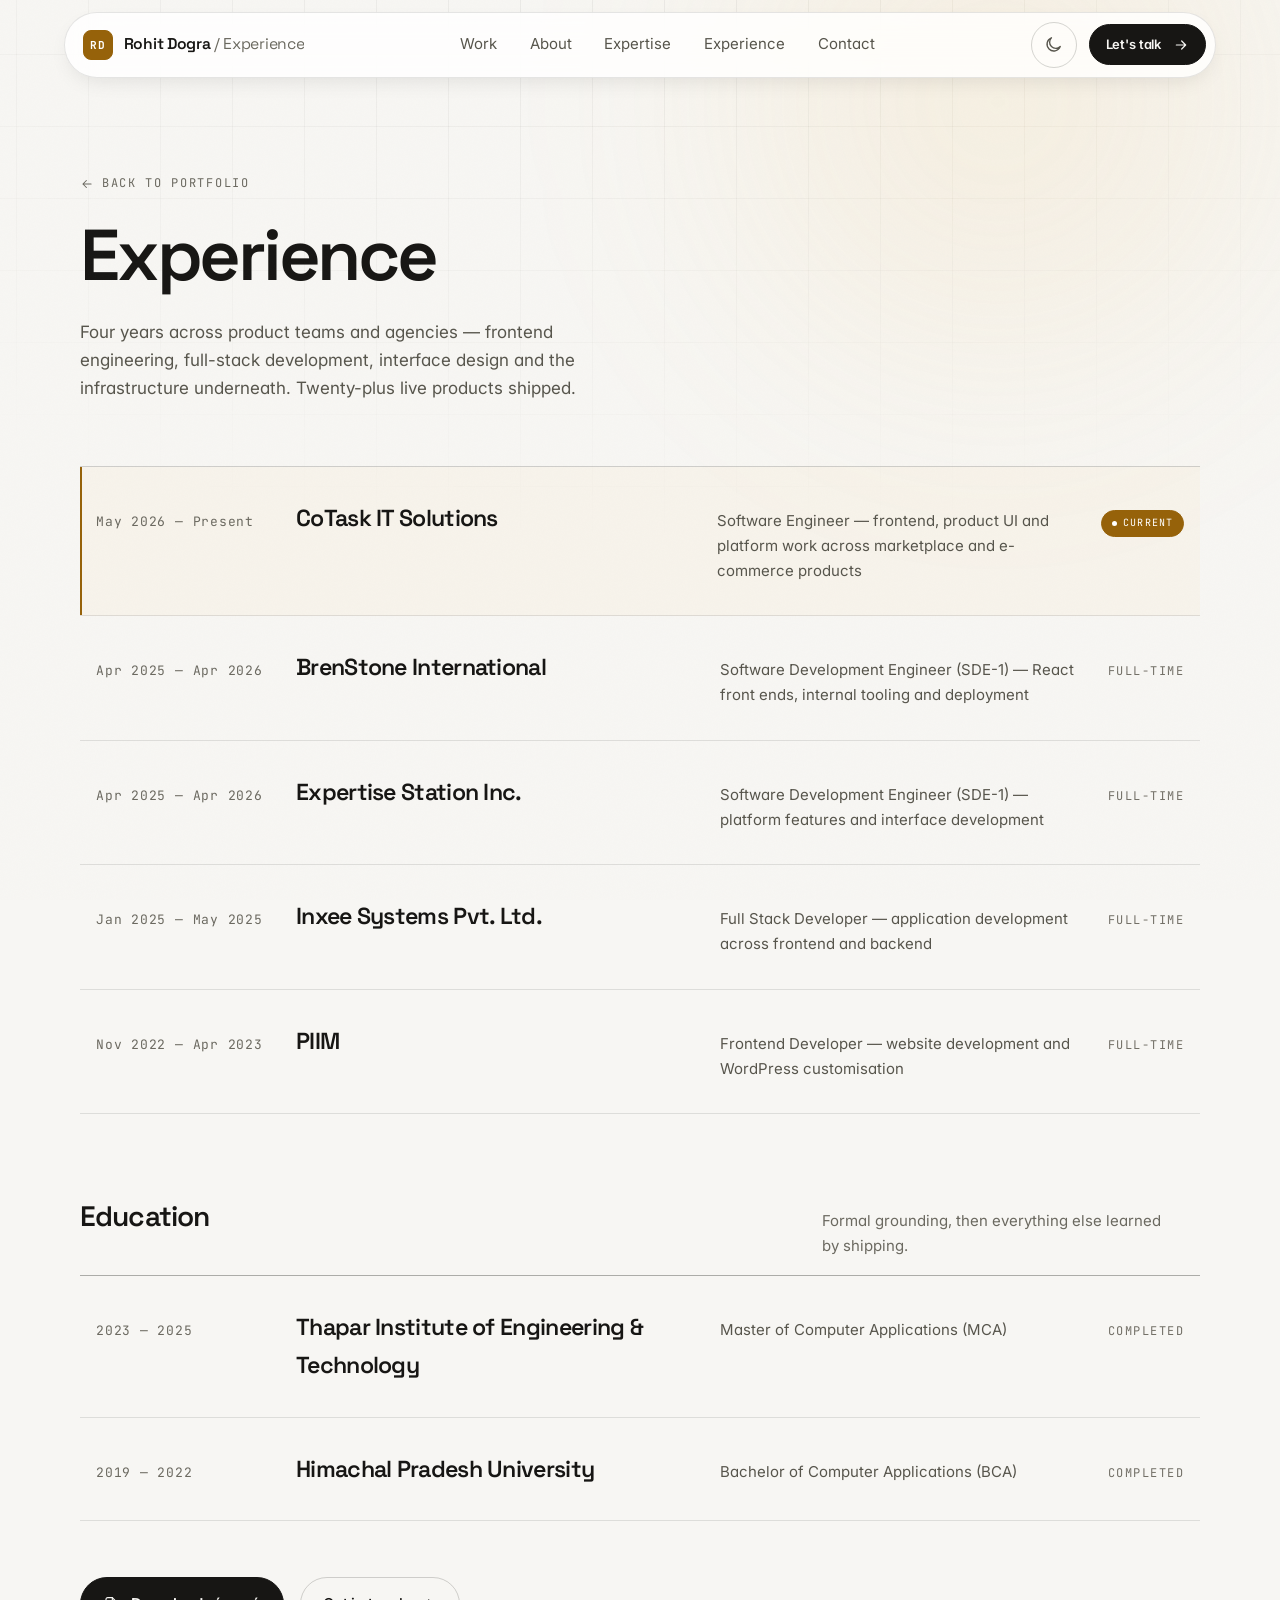
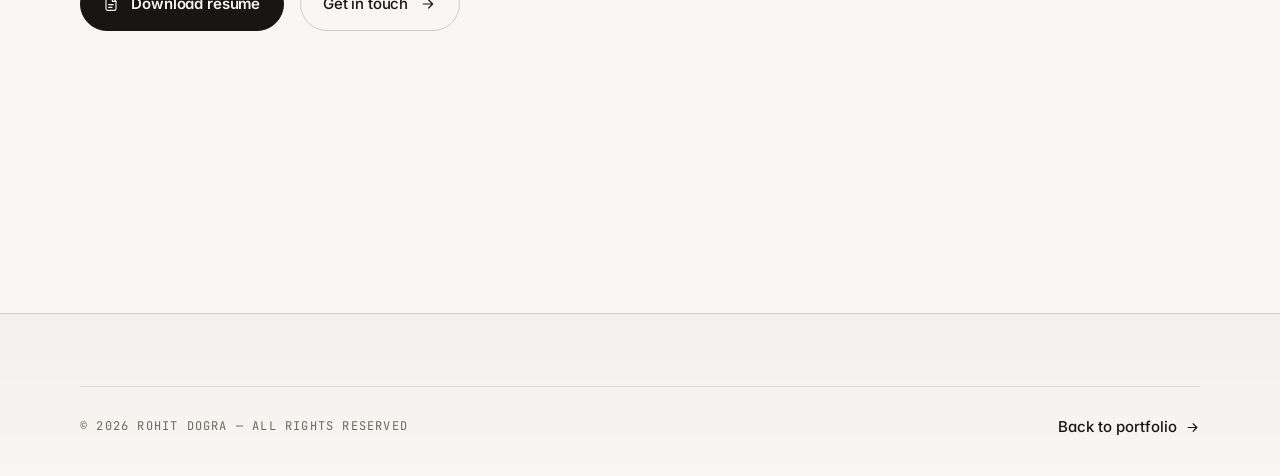
<file: experience/index.html>
<!DOCTYPE html>
<html lang="en">
<head>
<meta charset="UTF-8">
<meta name="viewport" content="width=device-width, initial-scale=1">
<meta name="theme-color" content="#16161a" media="(prefers-color-scheme: dark)">
<meta name="theme-color" content="#f7f6f3" media="(prefers-color-scheme: light)">
<title>Experience — Rohit Dogra</title>
<meta name="description" content="Rohit Dogra's professional experience across product teams and agencies — frontend engineering, full-stack development and interface design.">
<script>(function(){var d=document.documentElement;d.classList.add('js');try{var t=localStorage.getItem('theme');if(t==='light'||t==='dark')d.setAttribute('data-theme',t);}catch(e){}})()</script>
<link rel="preconnect" href="https://fonts.googleapis.com">
<link rel="preconnect" href="https://fonts.gstatic.com" crossorigin>
<link rel="stylesheet" href="https://fonts.googleapis.com/css2?family=Inter:wght@400;500;600&family=JetBrains+Mono:wght@400;500;600&family=Space+Grotesk:wght@500;600;700&display=swap">
<link rel="stylesheet" href="/assets/css/style.css?v=1.1.1">
<link id="favicon" rel="icon" href="/assets/images/favhand.png" type="image/png">
</head>
<body>
<a class="skip-link" href="#main">Skip to content</a>

<svg width="0" height="0" aria-hidden="true" focusable="false" style="position:absolute">
  <symbol id="i-arrow-r" viewBox="0 0 24 24" fill="none" stroke="currentColor" stroke-width="1.8" stroke-linecap="round" stroke-linejoin="round"><path d="M5 12h14M13 6l6 6-6 6"/></symbol>
  <symbol id="i-arrow-l" viewBox="0 0 24 24" fill="none" stroke="currentColor" stroke-width="1.8" stroke-linecap="round" stroke-linejoin="round"><path d="M19 12H5M11 18l-6-6 6-6"/></symbol>
  <symbol id="i-arrow-up" viewBox="0 0 24 24" fill="none" stroke="currentColor" stroke-width="1.8" stroke-linecap="round" stroke-linejoin="round"><path d="M12 19V5M6 11l6-6 6 6"/></symbol>
  <symbol id="i-file" viewBox="0 0 24 24" fill="none" stroke="currentColor" stroke-width="1.7" stroke-linecap="round" stroke-linejoin="round"><path d="M14 2.5H7A2.5 2.5 0 0 0 4.5 5v14A2.5 2.5 0 0 0 7 21.5h10a2.5 2.5 0 0 0 2.5-2.5V8l-5.5-5.5Z"/><path d="M14 2.5V8h5.5M8.5 13h7M8.5 17h5"/></symbol>
  <symbol id="i-sun" viewBox="0 0 24 24" fill="none" stroke="currentColor" stroke-width="1.7" stroke-linecap="round"><circle cx="12" cy="12" r="4.2"/><path d="M12 2.6v2.2M12 19.2v2.2M2.6 12h2.2M19.2 12h2.2M5.4 5.4l1.6 1.6M17 17l1.6 1.6M18.6 5.4L17 7M7 17l-1.6 1.6"/></symbol>
  <symbol id="i-moon" viewBox="0 0 24 24" fill="none" stroke="currentColor" stroke-width="1.7" stroke-linecap="round" stroke-linejoin="round"><path d="M20.5 14.6A8.6 8.6 0 1 1 9.4 3.5a6.9 6.9 0 0 0 11.1 11.1Z"/></symbol>
</svg>

<div class="progress" id="progress" aria-hidden="true"></div>
<div class="ambient" aria-hidden="true"><div class="ambient__grid"></div><div class="ambient__glow ambient__glow--a"></div><div class="ambient__noise"></div></div>

<header class="nav is-stuck" id="nav">
  <div class="nav__inner">
    <a href="/" class="brand" aria-label="Rohit Dogra — home"><span class="brand__mark" aria-hidden="true">RD</span><span>Rohit Dogra<span class="brand__sub"> / Experience</span></span></a>
    <nav aria-label="Primary">
      <ul class="nav__links">
        <li><a href="/#work">Work</a></li><li><a href="/#about">About</a></li>
        <li><a href="/#skills">Expertise</a></li><li><a href="/#experience">Experience</a></li><li><a href="/#contact">Contact</a></li>
      </ul>
    </nav>
    <div class="nav__cta"><button class="nav__theme" id="themeToggle" type="button" aria-label="Switch to light theme">
        <svg class="i-sun" aria-hidden="true"><use href="#i-sun"/></svg>
        <svg class="i-moon" aria-hidden="true"><use href="#i-moon"/></svg>
      </button>
      <a href="/#contact" class="btn btn--primary btn--sm">Let's talk <svg aria-hidden="true"><use href="#i-arrow-r"/></svg></a>
      <button class="nav__burger" id="burger" type="button" aria-expanded="false" aria-controls="navSheet" aria-label="Open menu"><span></span><span></span><span></span></button>
    </div>
  </div>
</header>

<div class="nav__sheet" id="navSheet" inert>
  <ul class="nav__sheet-links">
    <li><a href="/#work"><span class="num">01</span> Work</a></li>
    <li><a href="/#about"><span class="num">02</span> About</a></li>
    <li><a href="/#skills"><span class="num">03</span> Expertise</a></li>
    <li><a href="/#experience"><span class="num">04</span> Experience</a></li>
    <li><a href="/#contact"><span class="num">05</span> Contact</a></li>
  </ul>
  <div class="nav__sheet-foot"><a href="mailto:dogra.rohit2002@gmail.com" class="link-arrow link-arrow--accent">dogra.rohit2002@gmail.com</a></div>
</div>

<main id="main">
<section class="pagehead">
  <div class="shell">
    <a href="/#experience" class="backlink"><svg aria-hidden="true"><use href="#i-arrow-l"/></svg> Back to portfolio</a>
    <h1>Experience</h1>
    <p>Four years across product teams and agencies — frontend engineering, full-stack development, interface design and the infrastructure underneath. Twenty-plus live products shipped.</p>
  </div>
</section>

<section class="section" style="padding-top:0">
  <div class="shell">
    <div class="ledger" data-reveal>

      <div class="ledger__row ledger__row--current">
        <span class="ledger__years">May 2026 — Present</span>
        <span class="ledger__co">CoTask IT Solutions</span>
        <span class="ledger__role">Software Engineer — frontend, product UI and platform work across marketplace and e-commerce products</span>
        <span class="ledger__type"><span class="ledger__now"><i aria-hidden="true"></i> Current</span></span>
      </div>

      <div class="ledger__row">
        <span class="ledger__years">Apr 2025 — Apr 2026</span>
        <span class="ledger__co">BrenStone International</span>
        <span class="ledger__role">Software Development Engineer (SDE-1) — React front ends, internal tooling and deployment</span>
        <span class="ledger__type">Full-time</span>
      </div>

      <div class="ledger__row">
        <span class="ledger__years">Apr 2025 — Apr 2026</span>
        <span class="ledger__co">Expertise Station Inc.</span>
        <span class="ledger__role">Software Development Engineer (SDE-1) — platform features and interface development</span>
        <span class="ledger__type">Full-time</span>
      </div>

      <div class="ledger__row">
        <span class="ledger__years">Jan 2025 — May 2025</span>
        <span class="ledger__co">Inxee Systems Pvt. Ltd.</span>
        <span class="ledger__role">Full Stack Developer — application development across frontend and backend</span>
        <span class="ledger__type">Full-time</span>
      </div>

      <div class="ledger__row">
        <span class="ledger__years">Nov 2022 — Apr 2023</span>
        <span class="ledger__co">PIIM</span>
        <span class="ledger__role">Frontend Developer — website development and WordPress customisation</span>
        <span class="ledger__type">Full-time</span>
      </div>

    </div>

    <div class="alsohead" data-reveal><h3>Education</h3><p>Formal grounding, then everything else learned by shipping.</p></div>
    <div class="ledger" data-reveal>
      <div class="ledger__row">
        <span class="ledger__years">2023 — 2025</span>
        <span class="ledger__co">Thapar Institute of Engineering &amp; Technology</span>
        <span class="ledger__role">Master of Computer Applications (MCA)</span>
        <span class="ledger__type">Completed</span>
      </div>
      <div class="ledger__row">
        <span class="ledger__years">2019 — 2022</span>
        <span class="ledger__co">Himachal Pradesh University</span>
        <span class="ledger__role">Bachelor of Computer Applications (BCA)</span>
        <span class="ledger__type">Completed</span>
      </div>
    </div>

    <div style="display:flex;flex-wrap:wrap;gap:var(--s-4);align-items:center;margin-top:clamp(2.5rem,5vw,3.5rem)" data-reveal>
      <a href="https://drive.google.com/file/d/1ZLZzg_Ud8Cz3UlKdbTWCRqYJLlIdopkE/view" target="_blank" rel="noopener" class="btn btn--primary"><svg aria-hidden="true"><use href="#i-file"/></svg> Download résumé</a>
      <a href="/#contact" class="btn btn--ghost">Get in touch <svg aria-hidden="true"><use href="#i-arrow-r"/></svg></a>
    </div>
  </div>
</section>
</main>

<footer class="footer">
  <div class="shell">
    <div class="footer__bar">
      <p>© <span id="year">2026</span> Rohit Dogra — All rights reserved</p>
      <a href="/" class="link-arrow">Back to portfolio <svg aria-hidden="true"><use href="#i-arrow-r"/></svg></a>
    </div>
  </div>
</footer>

<a href="#main" class="totop" id="toTop" aria-label="Back to top"><svg aria-hidden="true"><use href="#i-arrow-up"/></svg></a>
<script src="/assets/js/script.js?v=1.1.1" defer></script>
</body>
</html>
</file>
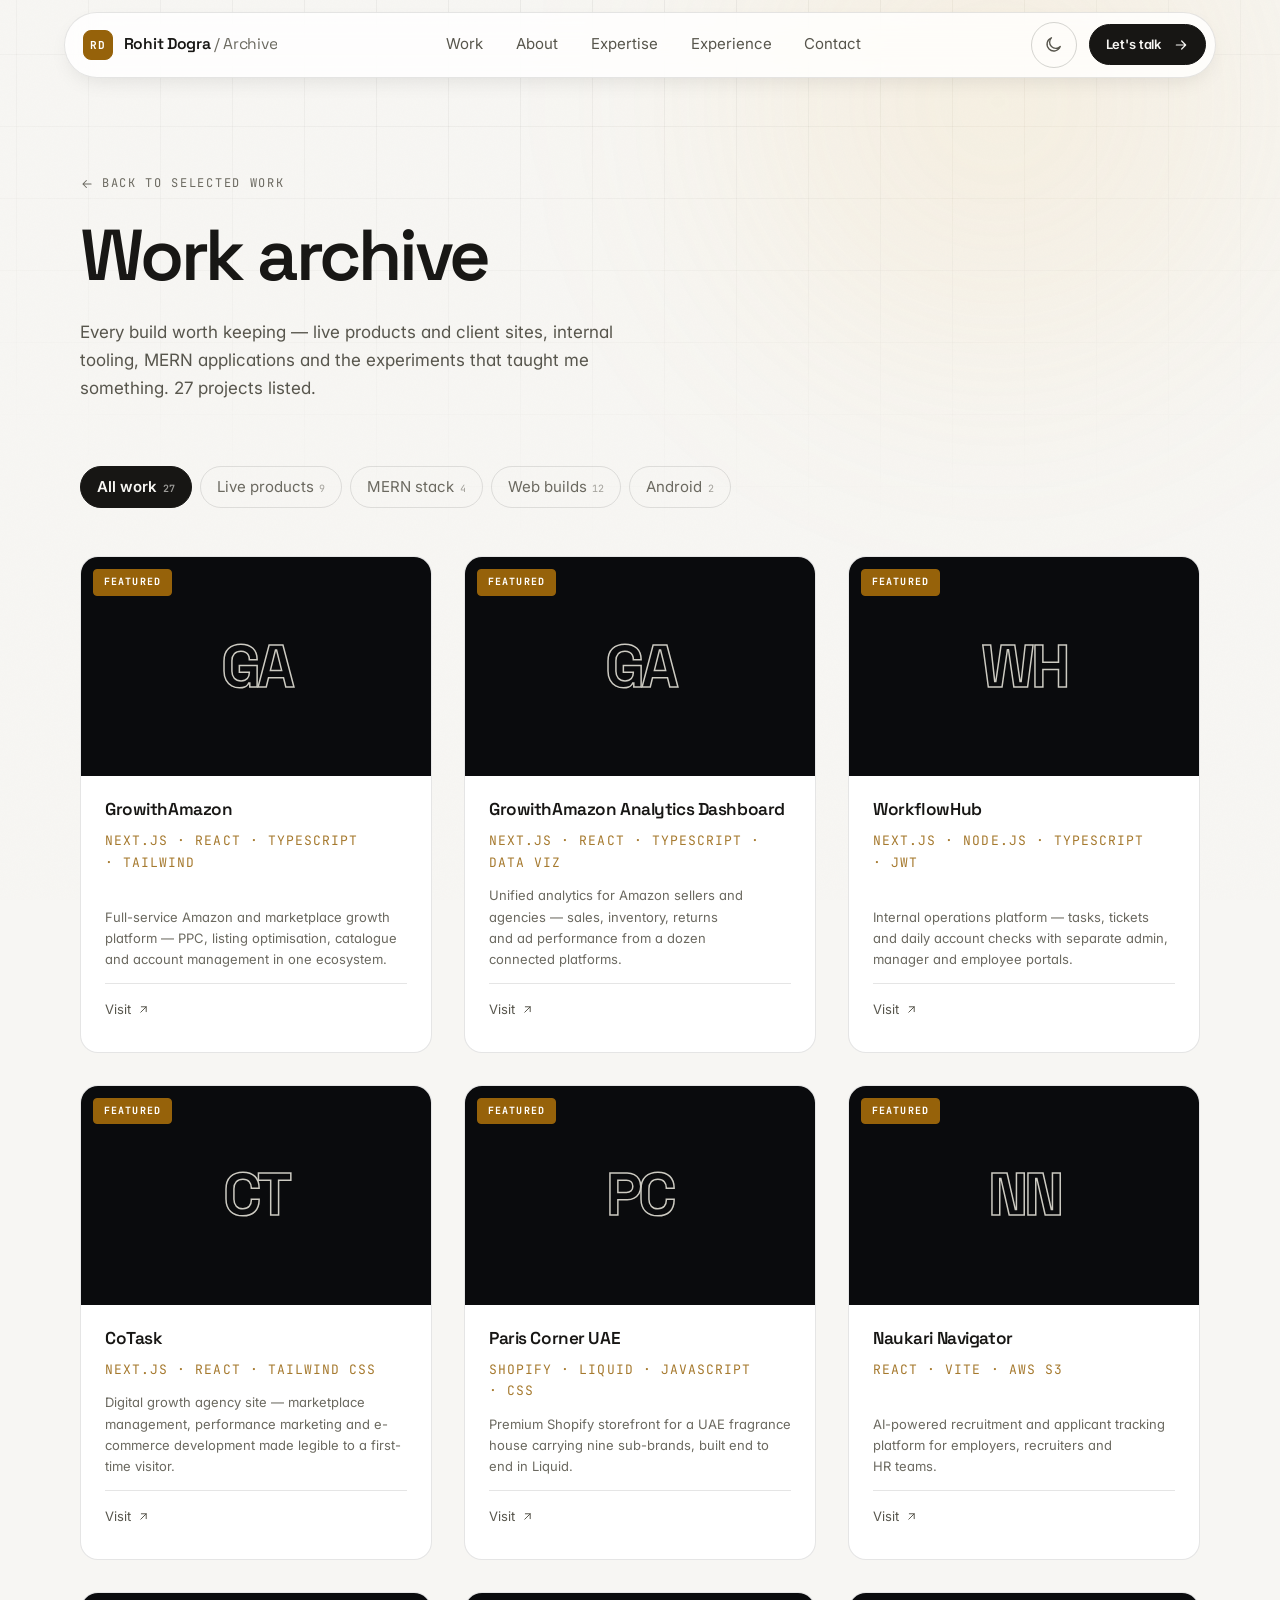
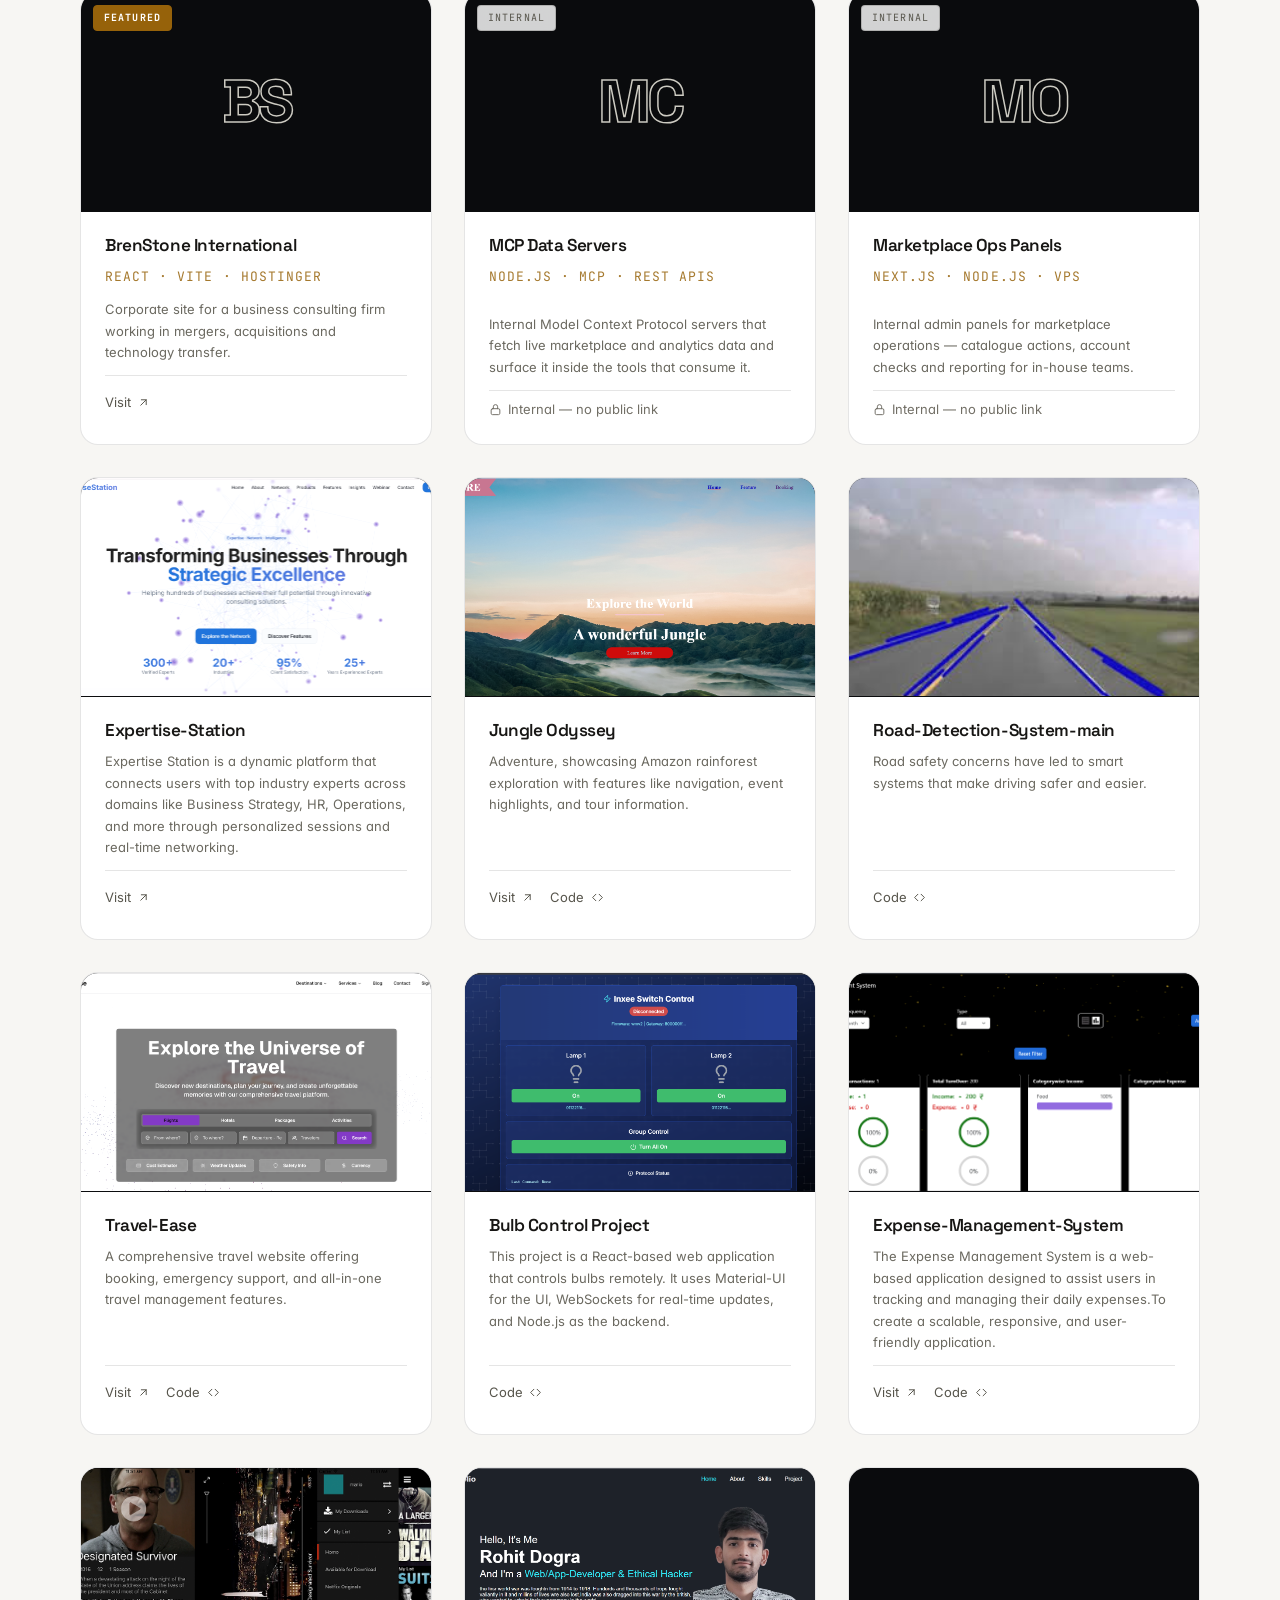
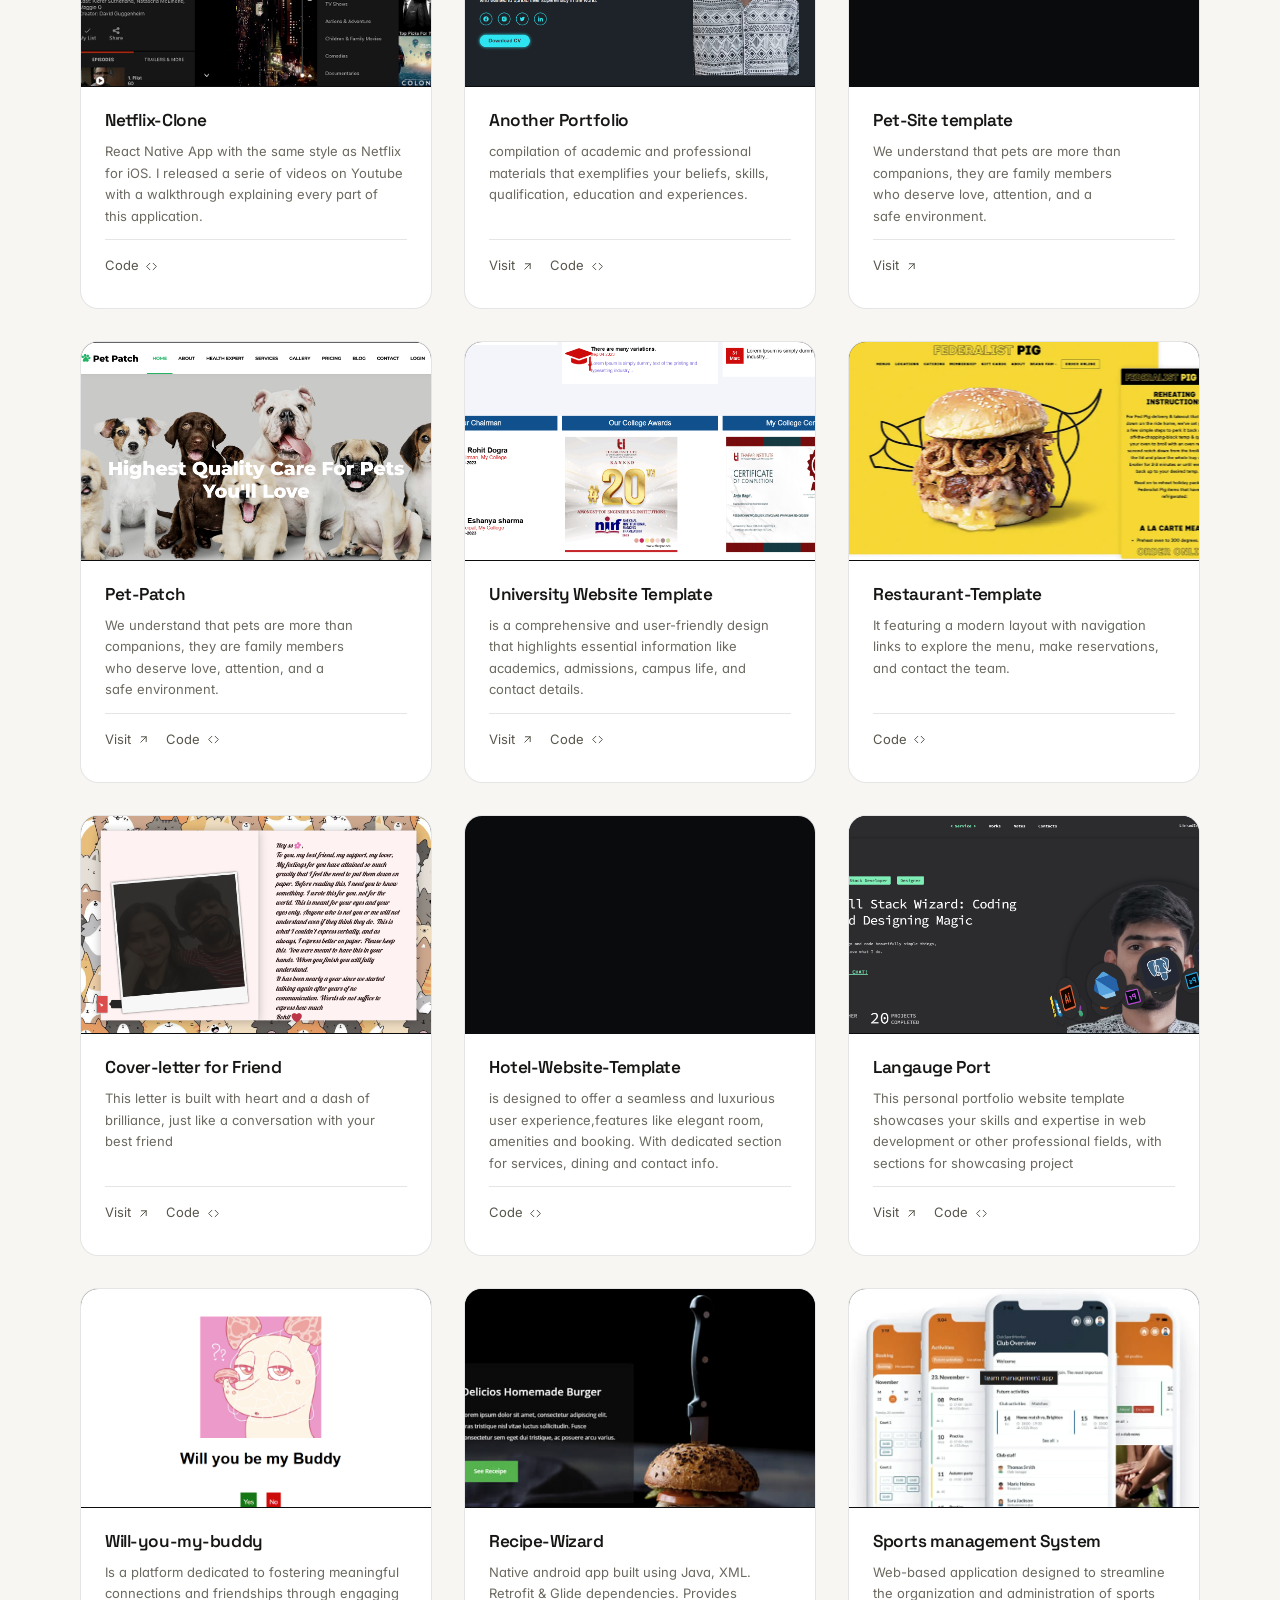
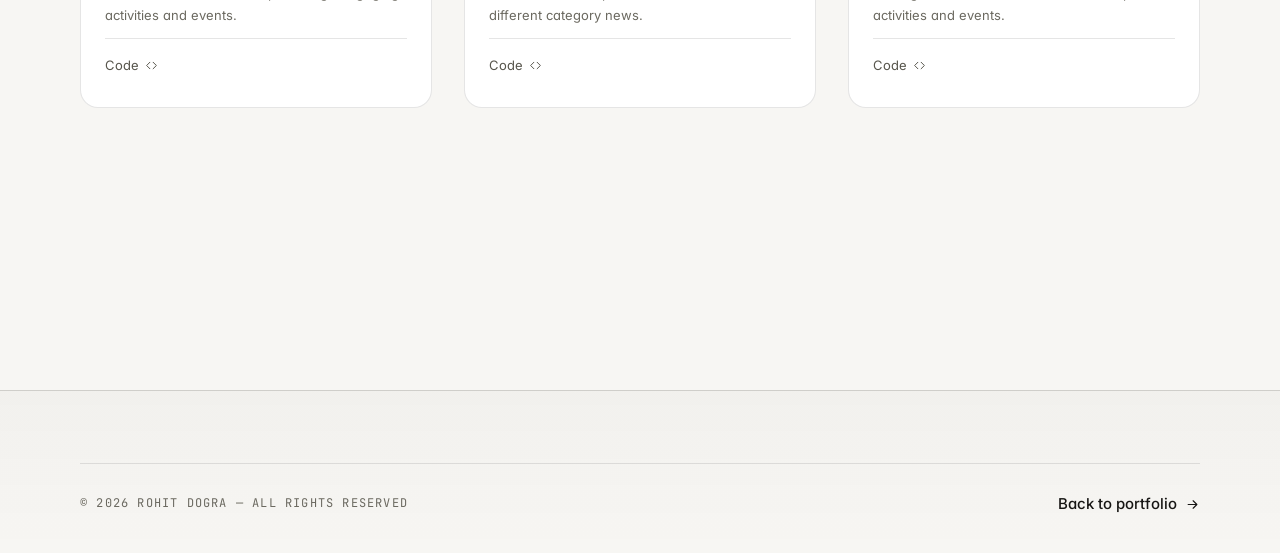
<file: projects/index.html>
<!DOCTYPE html>
<html lang="en">
<head>
<meta charset="UTF-8">
<meta name="viewport" content="width=device-width, initial-scale=1">
<meta name="theme-color" content="#16161a" media="(prefers-color-scheme: dark)">
<meta name="theme-color" content="#f7f6f3" media="(prefers-color-scheme: light)">
<title>Work Archive — Rohit Dogra</title>
<meta name="description" content="The full archive of Rohit Dogra's work — live products, client sites, internal tooling, MERN builds and experiments.">
<script>(function(){var d=document.documentElement;d.classList.add('js');try{var t=localStorage.getItem('theme');if(t==='light'||t==='dark')d.setAttribute('data-theme',t);}catch(e){}})()</script>
<link rel="preconnect" href="https://fonts.googleapis.com">
<link rel="preconnect" href="https://fonts.gstatic.com" crossorigin>
<link rel="stylesheet" href="https://fonts.googleapis.com/css2?family=Inter:wght@400;500;600&family=JetBrains+Mono:wght@400;500;600&family=Space+Grotesk:wght@500;600;700&display=swap">
<link rel="stylesheet" href="/assets/css/style.css?v=1.1.1">
<link id="favicon" rel="icon" href="/assets/images/favhand.png" type="image/png">
</head>
<body>
<a class="skip-link" href="#main">Skip to content</a>

<svg width="0" height="0" aria-hidden="true" focusable="false" style="position:absolute">
  <symbol id="i-arrow-r" viewBox="0 0 24 24" fill="none" stroke="currentColor" stroke-width="1.8" stroke-linecap="round" stroke-linejoin="round"><path d="M5 12h14M13 6l6 6-6 6"/></symbol>
  <symbol id="i-arrow-l" viewBox="0 0 24 24" fill="none" stroke="currentColor" stroke-width="1.8" stroke-linecap="round" stroke-linejoin="round"><path d="M19 12H5M11 18l-6-6 6-6"/></symbol>
  <symbol id="i-arrow-ur" viewBox="0 0 24 24" fill="none" stroke="currentColor" stroke-width="1.8" stroke-linecap="round" stroke-linejoin="round"><path d="M7 17 17 7M8 7h9v9"/></symbol>
  <symbol id="i-arrow-up" viewBox="0 0 24 24" fill="none" stroke="currentColor" stroke-width="1.8" stroke-linecap="round" stroke-linejoin="round"><path d="M12 19V5M6 11l6-6 6 6"/></symbol>
  <symbol id="i-code" viewBox="0 0 24 24" fill="none" stroke="currentColor" stroke-width="1.8" stroke-linecap="round" stroke-linejoin="round"><path d="m9 18-6-6 6-6M15 6l6 6-6 6"/></symbol>
  <symbol id="i-lock" viewBox="0 0 24 24" fill="none" stroke="currentColor" stroke-width="1.8" stroke-linecap="round" stroke-linejoin="round"><rect x="4" y="10.5" width="16" height="11" rx="2.5"/><path d="M8 10.5V7a4 4 0 0 1 8 0v3.5"/></symbol>
  <symbol id="i-sun" viewBox="0 0 24 24" fill="none" stroke="currentColor" stroke-width="1.7" stroke-linecap="round"><circle cx="12" cy="12" r="4.2"/><path d="M12 2.6v2.2M12 19.2v2.2M2.6 12h2.2M19.2 12h2.2M5.4 5.4l1.6 1.6M17 17l1.6 1.6M18.6 5.4L17 7M7 17l-1.6 1.6"/></symbol>
  <symbol id="i-moon" viewBox="0 0 24 24" fill="none" stroke="currentColor" stroke-width="1.7" stroke-linecap="round" stroke-linejoin="round"><path d="M20.5 14.6A8.6 8.6 0 1 1 9.4 3.5a6.9 6.9 0 0 0 11.1 11.1Z"/></symbol>
</svg>

<div class="progress" id="progress" aria-hidden="true"></div>
<div class="ambient" aria-hidden="true"><div class="ambient__grid"></div><div class="ambient__glow ambient__glow--a"></div><div class="ambient__noise"></div></div>

<header class="nav is-stuck" id="nav">
  <div class="nav__inner">
    <a href="/" class="brand" aria-label="Rohit Dogra — home"><span class="brand__mark" aria-hidden="true">RD</span><span>Rohit Dogra<span class="brand__sub"> / Archive</span></span></a>
    <nav aria-label="Primary">
      <ul class="nav__links">
        <li><a href="/#work">Work</a></li><li><a href="/#about">About</a></li>
        <li><a href="/#skills">Expertise</a></li><li><a href="/#experience">Experience</a></li><li><a href="/#contact">Contact</a></li>
      </ul>
    </nav>
    <div class="nav__cta"><button class="nav__theme" id="themeToggle" type="button" aria-label="Switch to light theme">
        <svg class="i-sun" aria-hidden="true"><use href="#i-sun"/></svg>
        <svg class="i-moon" aria-hidden="true"><use href="#i-moon"/></svg>
      </button>
      <a href="/#contact" class="btn btn--primary btn--sm">Let's talk <svg aria-hidden="true"><use href="#i-arrow-r"/></svg></a>
      <button class="nav__burger" id="burger" type="button" aria-expanded="false" aria-controls="navSheet" aria-label="Open menu"><span></span><span></span><span></span></button>
    </div>
  </div>
</header>

<div class="nav__sheet" id="navSheet" inert>
  <ul class="nav__sheet-links">
    <li><a href="/#work"><span class="num">01</span> Work</a></li>
    <li><a href="/#about"><span class="num">02</span> About</a></li>
    <li><a href="/#skills"><span class="num">03</span> Expertise</a></li>
    <li><a href="/#experience"><span class="num">04</span> Experience</a></li>
    <li><a href="/#contact"><span class="num">05</span> Contact</a></li>
  </ul>
  <div class="nav__sheet-foot"><a href="mailto:dogra.rohit2002@gmail.com" class="link-arrow link-arrow--accent">dogra.rohit2002@gmail.com</a></div>
</div>

<main id="main">
<section class="pagehead">
  <div class="shell">
    <a href="/#work" class="backlink"><svg aria-hidden="true"><use href="#i-arrow-l"/></svg> Back to selected work</a>
    <h1>Work archive</h1>
    <p>Every build worth keeping — live products and client sites, internal tooling, MERN applications and the experiments that taught me something. <span id="countLine"></span></p>
  </div>
</section>

<section class="section" style="padding-top:0">
  <div class="shell">
    <div class="filters" id="filters" role="group" aria-label="Filter projects by type"></div>
    <div class="cardgrid" id="grid"></div>
    <p class="emptystate" id="empty" hidden>Nothing in this category yet.</p>
  </div>
</section>
</main>

<footer class="footer">
  <div class="shell">
    <div class="footer__bar">
      <p>© <span id="year">2026</span> Rohit Dogra — All rights reserved</p>
      <a href="/" class="link-arrow">Back to portfolio <svg aria-hidden="true"><use href="#i-arrow-r"/></svg></a>
    </div>
  </div>
</footer>

<a href="#main" class="totop" id="toTop" aria-label="Back to top"><svg aria-hidden="true"><use href="#i-arrow-up"/></svg></a>
<script src="/assets/js/script.js?v=1.1.1" defer></script>
<script src="/assets/js/archive.js?v=1.1.1" defer></script>
</body>
</html>
</file>
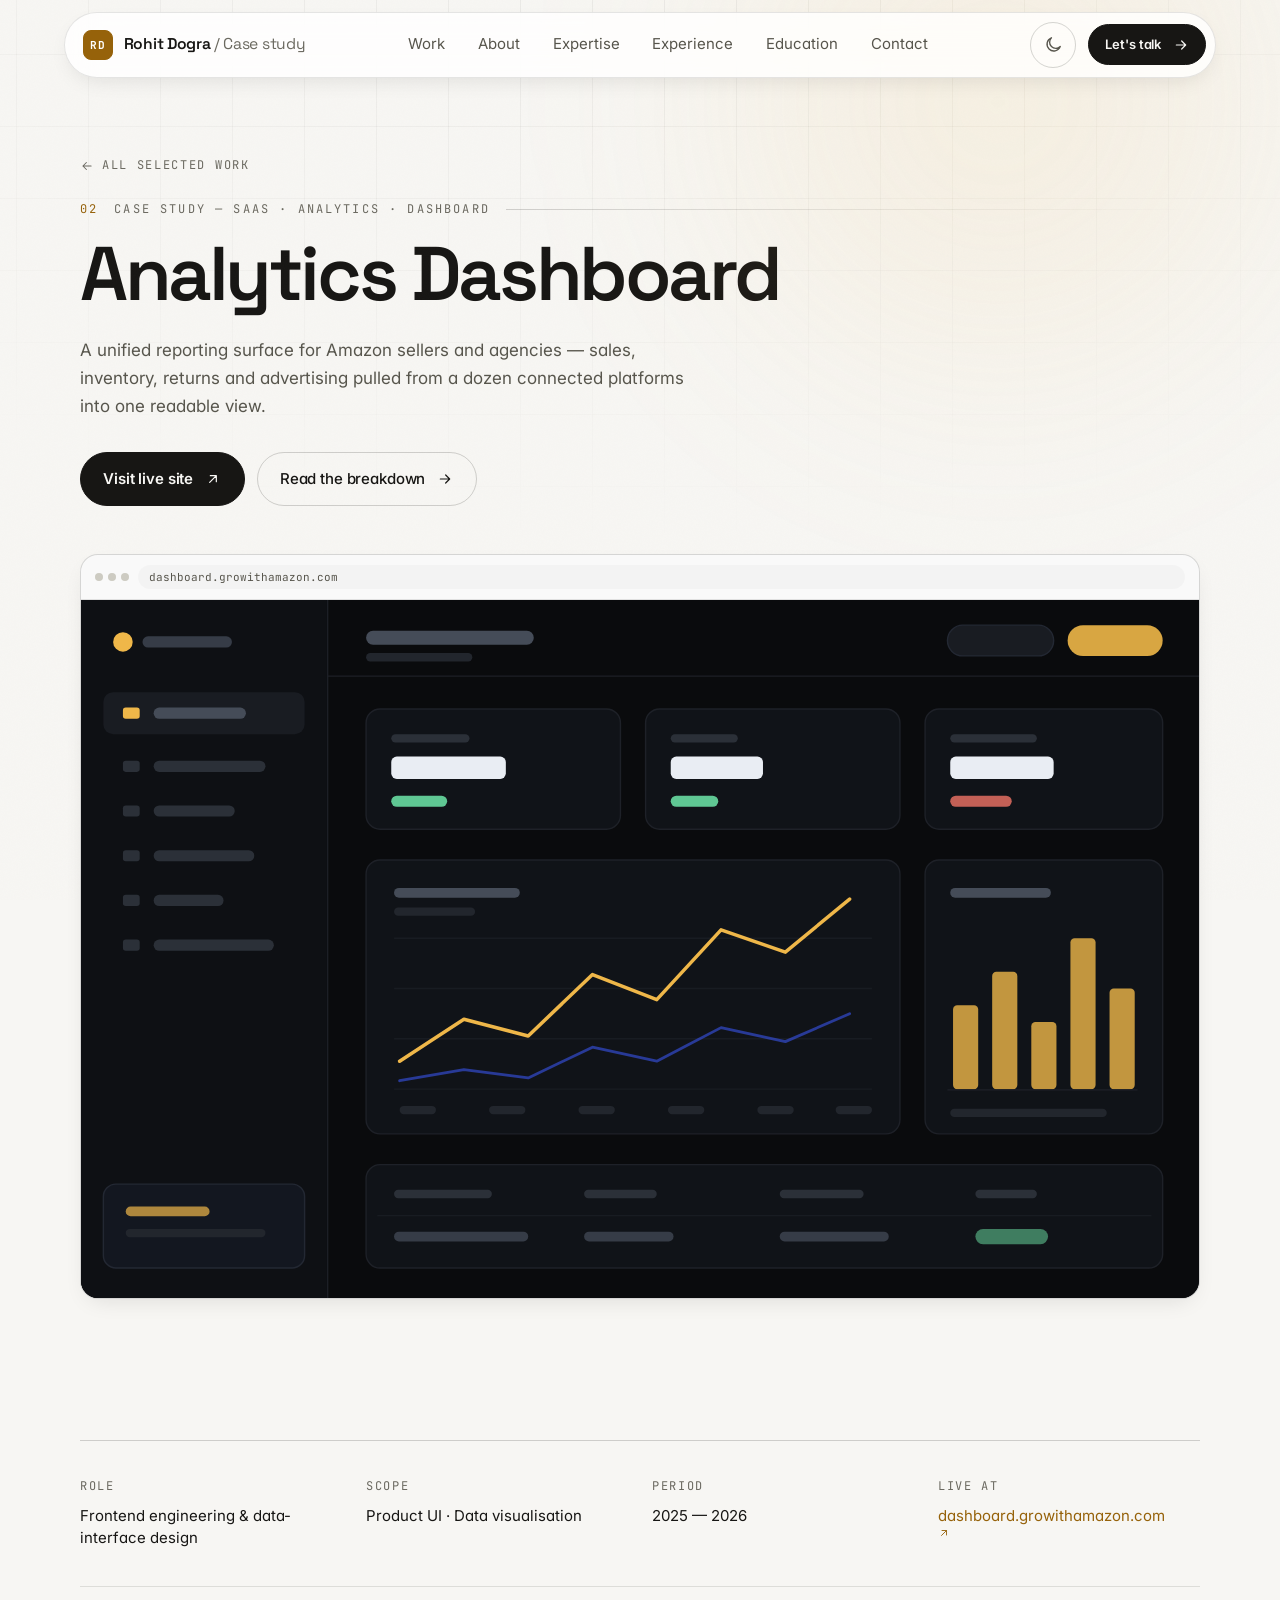
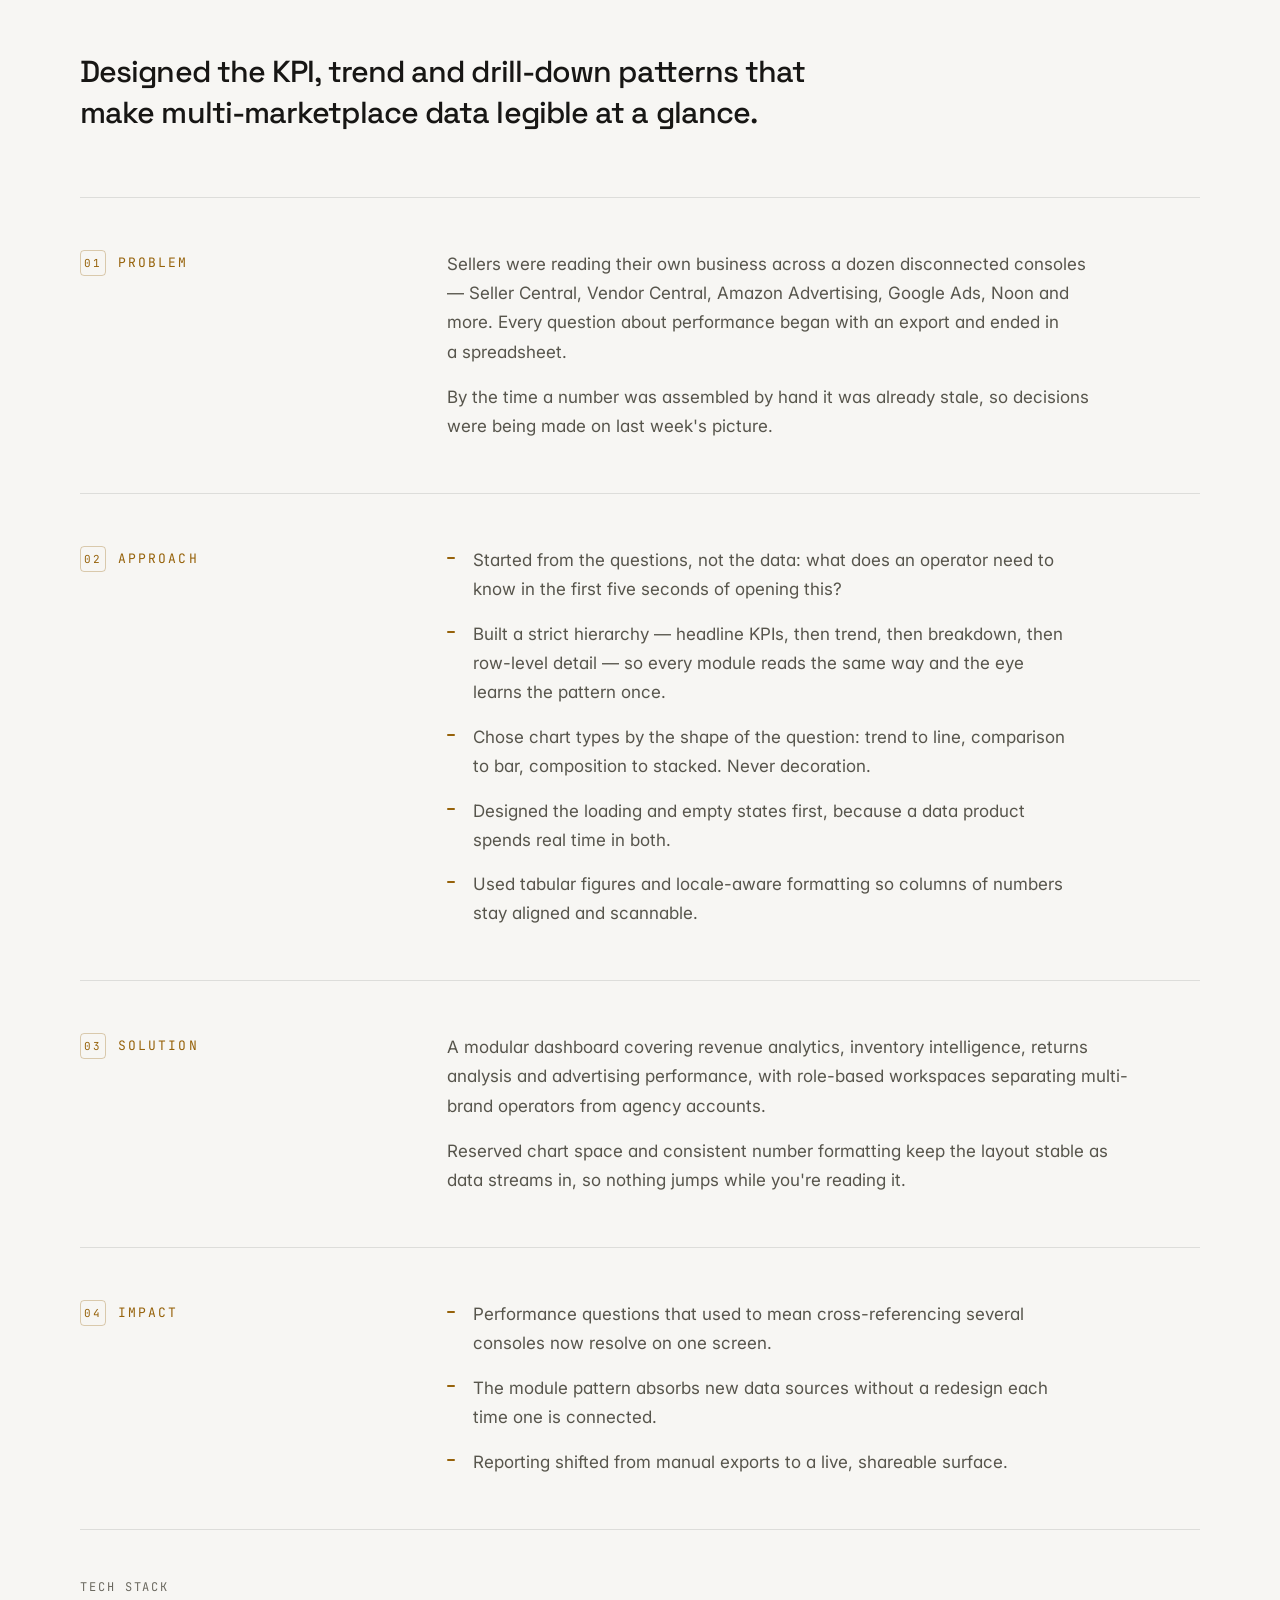
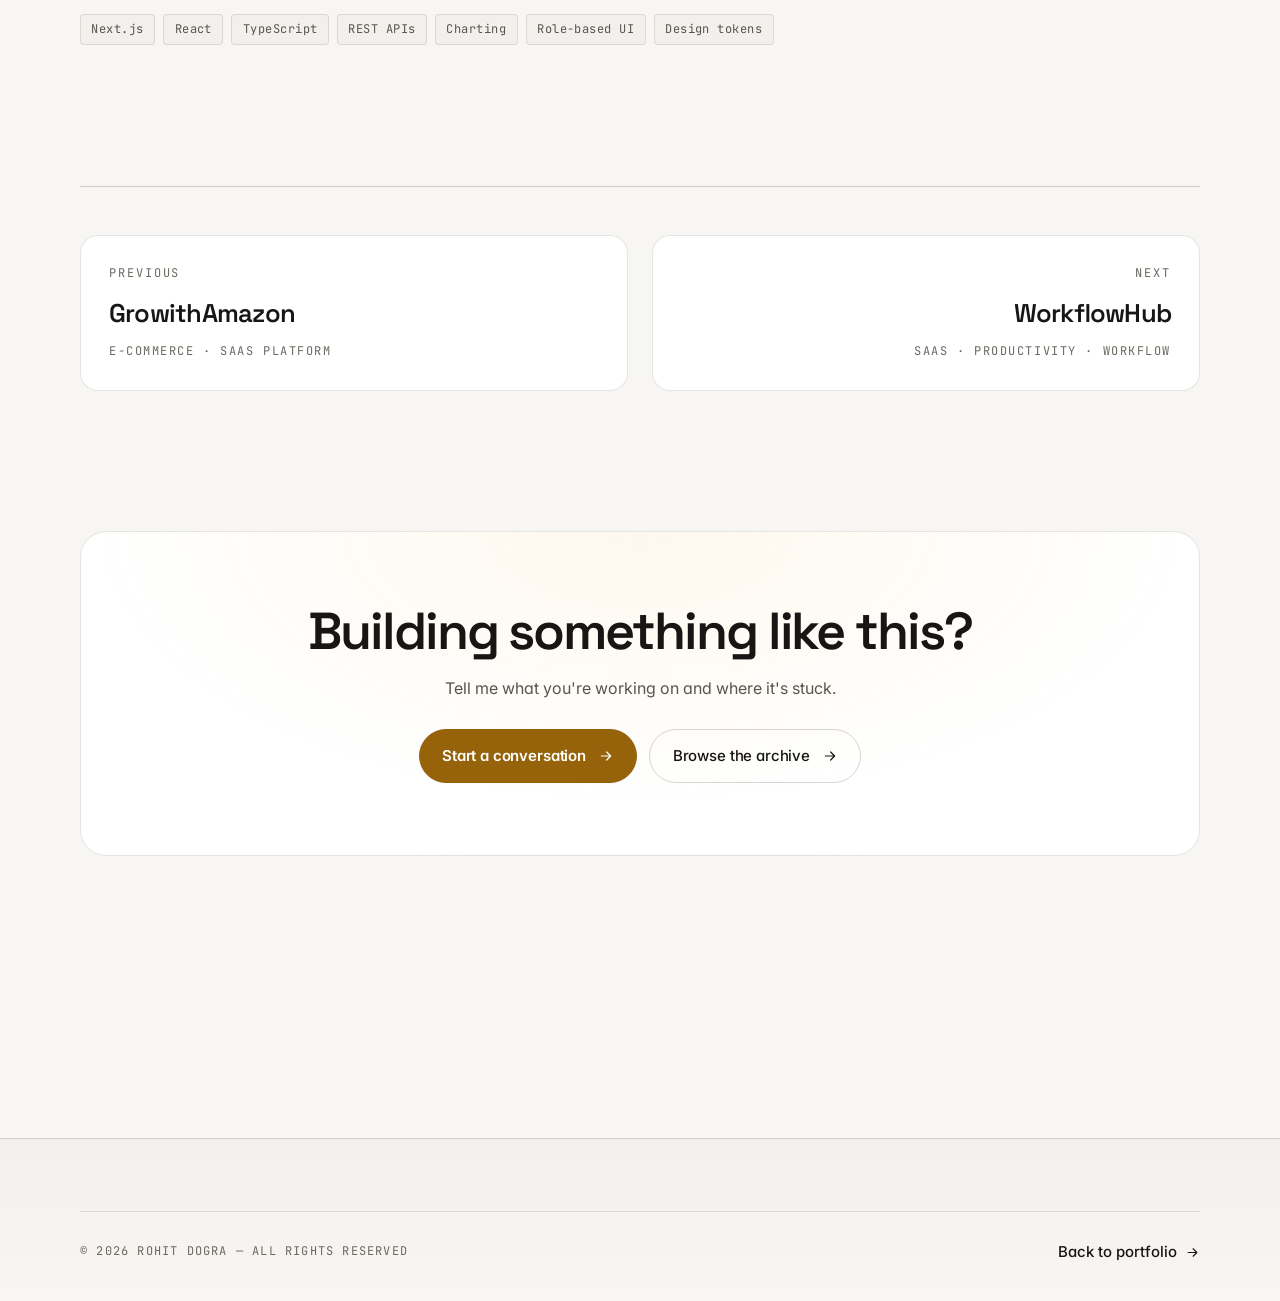
<file: projects/analytics-dashboard/index.html>
<!DOCTYPE html>
<html lang="en">
<head>
<meta charset="UTF-8">
<meta name="viewport" content="width=device-width, initial-scale=1">
<meta name="theme-color" content="#16161a" media="(prefers-color-scheme: dark)">
<meta name="theme-color" content="#f7f6f3" media="(prefers-color-scheme: light)">
<title>Analytics Dashboard — Case study | Rohit Dogra</title>
<meta name="description" content="A unified reporting surface for Amazon sellers and agencies — sales, inventory, returns and advertising pulled from a dozen connected platforms into one readable view.">
<meta property="og:type" content="article">
<meta property="og:title" content="Analytics Dashboard — Case study | Rohit Dogra">
<meta property="og:description" content="A unified reporting surface for Amazon sellers and agencies — sales, inventory, returns and advertising pulled from a dozen connected platforms into one readable view.">
<script>(function(){var d=document.documentElement;d.classList.add('js');try{var t=localStorage.getItem('theme');if(t==='light'||t==='dark')d.setAttribute('data-theme',t);}catch(e){}})()</script>
<link rel="preconnect" href="https://fonts.googleapis.com">
<link rel="preconnect" href="https://fonts.gstatic.com" crossorigin>
<link rel="stylesheet" href="https://fonts.googleapis.com/css2?family=Inter:wght@400;500;600&family=JetBrains+Mono:wght@400;500;600&family=Space+Grotesk:wght@500;600;700&display=swap">
<link rel="stylesheet" href="/assets/css/style.css?v=1.1.1">
<link id="favicon" rel="icon" href="/assets/images/favhand.png" type="image/png">
</head>
<body>
<a class="skip-link" href="#main">Skip to content</a>

<svg width="0" height="0" aria-hidden="true" focusable="false" style="position:absolute">
  <symbol id="i-arrow-r" viewBox="0 0 24 24" fill="none" stroke="currentColor" stroke-width="1.8" stroke-linecap="round" stroke-linejoin="round"><path d="M5 12h14M13 6l6 6-6 6"/></symbol>
  <symbol id="i-arrow-l" viewBox="0 0 24 24" fill="none" stroke="currentColor" stroke-width="1.8" stroke-linecap="round" stroke-linejoin="round"><path d="M19 12H5M11 18l-6-6 6-6"/></symbol>
  <symbol id="i-arrow-ur" viewBox="0 0 24 24" fill="none" stroke="currentColor" stroke-width="1.8" stroke-linecap="round" stroke-linejoin="round"><path d="M7 17 17 7M8 7h9v9"/></symbol>
  <symbol id="i-arrow-up" viewBox="0 0 24 24" fill="none" stroke="currentColor" stroke-width="1.8" stroke-linecap="round" stroke-linejoin="round"><path d="M12 19V5M6 11l6-6 6 6"/></symbol>
  <symbol id="i-mail" viewBox="0 0 24 24" fill="none" stroke="currentColor" stroke-width="1.7" stroke-linecap="round" stroke-linejoin="round"><rect x="2.5" y="4.5" width="19" height="15" rx="2.5"/><path d="m3 7 8.2 5.6a1.5 1.5 0 0 0 1.6 0L21 7"/></symbol>
  <symbol id="i-github" viewBox="0 0 24 24" fill="currentColor"><path d="M12 1.7a10.3 10.3 0 0 0-3.26 20.07c.51.1.7-.22.7-.5v-1.9c-2.86.63-3.47-1.22-3.47-1.22-.47-1.2-1.15-1.52-1.15-1.52-.94-.64.07-.63.07-.63 1.04.08 1.58 1.07 1.58 1.07.92 1.58 2.42 1.13 3.01.86.1-.67.36-1.13.66-1.39-2.28-.26-4.68-1.14-4.68-5.09 0-1.12.4-2.04 1.06-2.76-.11-.26-.46-1.31.1-2.72 0 0 .86-.28 2.83 1.05a9.8 9.8 0 0 1 5.16 0c1.96-1.33 2.82-1.05 2.82-1.05.56 1.41.21 2.46.11 2.72.66.72 1.06 1.64 1.06 2.76 0 3.96-2.41 4.82-4.7 5.08.37.32.7.95.7 1.92v2.85c0 .28.19.61.71.5A10.3 10.3 0 0 0 12 1.7Z"/></symbol>
  <symbol id="i-linkedin" viewBox="0 0 24 24" fill="currentColor"><path d="M6.94 5.5a2 2 0 1 1-4 0 2 2 0 0 1 4 0ZM3.2 8.98h3.5V21H3.2V8.98Zm5.7 0h3.36v1.64h.05c.47-.85 1.6-1.75 3.3-1.75 3.53 0 4.18 2.24 4.18 5.16V21h-3.5v-5.35c0-1.28-.02-2.92-1.85-2.92-1.85 0-2.13 1.39-2.13 2.83V21H8.9V8.98Z"/></symbol>
  <symbol id="i-instagram" viewBox="0 0 24 24" fill="none" stroke="currentColor" stroke-width="1.7"><rect x="3" y="3" width="18" height="18" rx="5"/><circle cx="12" cy="12" r="3.8"/><circle cx="17.3" cy="6.7" r="1.1" fill="currentColor" stroke="none"/></symbol>
  <symbol id="i-facebook" viewBox="0 0 24 24" fill="currentColor"><path d="M22 12.06C22 6.5 17.52 2 12 2S2 6.5 2 12.06c0 5.02 3.66 9.18 8.44 9.94v-7.03H7.9v-2.9h2.54V9.85c0-2.52 1.5-3.91 3.77-3.91 1.09 0 2.24.2 2.24.2v2.46h-1.26c-1.24 0-1.63.78-1.63 1.57v1.89h2.78l-.45 2.9h-2.33V22c4.78-.76 8.44-4.92 8.44-9.94Z"/></symbol>
  <symbol id="i-file" viewBox="0 0 24 24" fill="none" stroke="currentColor" stroke-width="1.7" stroke-linecap="round" stroke-linejoin="round"><path d="M14 2.5H7A2.5 2.5 0 0 0 4.5 5v14A2.5 2.5 0 0 0 7 21.5h10a2.5 2.5 0 0 0 2.5-2.5V8l-5.5-5.5Z"/><path d="M14 2.5V8h5.5M8.5 13h7M8.5 17h5"/></symbol>
  <symbol id="i-send" viewBox="0 0 24 24" fill="none" stroke="currentColor" stroke-width="1.7" stroke-linecap="round" stroke-linejoin="round"><path d="M21.5 2.5 11 13M21.5 2.5l-6.7 19-3.8-8.5L2.5 9.2l19-6.7Z"/></symbol>
  <symbol id="i-alert" viewBox="0 0 24 24" fill="none" stroke="currentColor" stroke-width="1.8" stroke-linecap="round"><circle cx="12" cy="12" r="9.2"/><path d="M12 7.5v5.2M12 16.3h.01"/></symbol>
  <symbol id="i-sun" viewBox="0 0 24 24" fill="none" stroke="currentColor" stroke-width="1.7" stroke-linecap="round"><circle cx="12" cy="12" r="4.2"/><path d="M12 2.6v2.2M12 19.2v2.2M2.6 12h2.2M19.2 12h2.2M5.4 5.4l1.6 1.6M17 17l1.6 1.6M18.6 5.4L17 7M7 17l-1.6 1.6"/></symbol>
  <symbol id="i-moon" viewBox="0 0 24 24" fill="none" stroke="currentColor" stroke-width="1.7" stroke-linecap="round" stroke-linejoin="round"><path d="M20.5 14.6A8.6 8.6 0 1 1 9.4 3.5a6.9 6.9 0 0 0 11.1 11.1Z"/></symbol>
</svg>

<div class="progress" id="progress" aria-hidden="true"></div>
<div class="ambient" aria-hidden="true"><div class="ambient__grid"></div><div class="ambient__glow ambient__glow--a"></div><div class="ambient__noise"></div></div>

<header class="nav is-stuck" id="nav">
  <div class="nav__inner">
    <a href="/" class="brand" aria-label="Rohit Dogra — home"><span class="brand__mark" aria-hidden="true">RD</span><span>Rohit Dogra<span class="brand__sub"> / Case study</span></span></a>
    <nav aria-label="Primary">
      <ul class="nav__links">
        <li><a href="/#work">Work</a></li><li><a href="/#about">About</a></li>
        <li><a href="/#skills">Expertise</a></li><li><a href="/#experience">Experience</a></li>
        <li><a href="/#education">Education</a></li><li><a href="/#contact">Contact</a></li>
      </ul>
    </nav>
    <div class="nav__cta">
      <button class="nav__theme" id="themeToggle" type="button" aria-label="Switch to light theme">
        <svg class="i-sun" aria-hidden="true"><use href="#i-sun"/></svg>
        <svg class="i-moon" aria-hidden="true"><use href="#i-moon"/></svg>
      </button>
      <a href="/#contact" class="btn btn--primary btn--sm">Let's talk <svg aria-hidden="true"><use href="#i-arrow-r"/></svg></a>
      <button class="nav__burger" id="burger" type="button" aria-expanded="false" aria-controls="navSheet" aria-label="Open menu"><span></span><span></span><span></span></button>
    </div>
  </div>
</header>

<div class="nav__sheet" id="navSheet" inert>
  <ul class="nav__sheet-links">
    <li><a href="/#work"><span class="num">01</span> Work</a></li>
    <li><a href="/#about"><span class="num">02</span> About</a></li>
    <li><a href="/#skills"><span class="num">03</span> Expertise</a></li>
    <li><a href="/#experience"><span class="num">04</span> Experience</a></li>
    <li><a href="/#education"><span class="num">05</span> Education</a></li>
    <li><a href="/#contact"><span class="num">06</span> Contact</a></li>
  </ul>
  <div class="nav__sheet-foot"><a href="mailto:dogra.rohit2002@gmail.com" class="link-arrow link-arrow--accent">dogra.rohit2002@gmail.com</a></div>
</div>

<main id="main">

<section class="cs-head">
  <div class="shell">
    <a href="/#work" class="backlink"><svg aria-hidden="true"><use href="#i-arrow-l"/></svg> All selected work</a>

    <p class="sec-eyebrow"><span class="idx">02</span> Case study &mdash; SaaS · Analytics · Dashboard</p>

    <h1 class="cs-title">Analytics Dashboard</h1>
    <p class="cs-tagline">A unified reporting surface for Amazon sellers and agencies — sales, inventory, returns and advertising pulled from a dozen connected platforms into one readable view.</p>

    <div class="cs-actions">
      <a href="https://dashboard.growithamazon.com/" class="btn btn--primary" target="_blank" rel="noopener">Visit live site <svg aria-hidden="true"><use href="#i-arrow-ur"/></svg></a>
      <a href="#overview" class="btn btn--ghost">Read the breakdown <svg aria-hidden="true"><use href="#i-arrow-r"/></svg></a>
    </div>
  </div>
</section>

<section class="shell">
  <div class="frame cs-frame" data-reveal="scale">
    <div class="frame__bar"><span class="frame__dots" aria-hidden="true"><i></i><i></i><i></i></span><span class="frame__url">dashboard.growithamazon.com</span></div>
    <div class="frame__screen">
      <svg viewBox="0 0 800 500" role="img" aria-label="Interface mockup of an analytics dashboard with a sidebar, KPI cards, a revenue trend line and a channel breakdown chart">
                <rect width="800" height="500" fill="#0a0b0d"/>
                <rect width="176" height="500" fill="#0e1014"/><path d="M176.5 0v500" stroke="#1c1f26"/>
                <circle cx="30" cy="30" r="7" fill="#efb749"/><rect x="44" y="26" width="64" height="8" rx="4" fill="#363c47"/>
                <rect x="16" y="66" width="144" height="30" rx="7" fill="#191c22"/><rect x="30" y="77" width="12" height="8" rx="2" fill="#efb749"/><rect x="52" y="77" width="66" height="8" rx="4" fill="#454c58"/>
                <g><rect x="30" y="115" width="12" height="8" rx="2" fill="#2b3038"/><rect x="52" y="115" width="80" height="8" rx="4" fill="#2b3038"/>
                   <rect x="30" y="147" width="12" height="8" rx="2" fill="#2b3038"/><rect x="52" y="147" width="58" height="8" rx="4" fill="#2b3038"/>
                   <rect x="30" y="179" width="12" height="8" rx="2" fill="#2b3038"/><rect x="52" y="179" width="72" height="8" rx="4" fill="#2b3038"/>
                   <rect x="30" y="211" width="12" height="8" rx="2" fill="#2b3038"/><rect x="52" y="211" width="50" height="8" rx="4" fill="#2b3038"/>
                   <rect x="30" y="243" width="12" height="8" rx="2" fill="#2b3038"/><rect x="52" y="243" width="86" height="8" rx="4" fill="#2b3038"/></g>
                <rect x="16" y="418" width="144" height="60" rx="9" fill="#131720" stroke="#232833"/><rect x="32" y="434" width="60" height="7" rx="3.5" fill="#efb749" opacity=".7"/><rect x="32" y="450" width="100" height="6" rx="3" fill="#22262d"/>
                <path d="M176 54.5h624" stroke="#1c1f26"/>
                <rect x="204" y="22" width="120" height="10" rx="5" fill="#454c58"/><rect x="204" y="38" width="76" height="6" rx="3" fill="#22262d"/>
                <rect x="620" y="18" width="76" height="22" rx="11" fill="#191c22" stroke="#232833"/><rect x="706" y="18" width="68" height="22" rx="11" fill="#efb749" opacity=".9"/>
                <g class="mk-fade mk-fade--1" fill="#101318" stroke="#1e2128">
                  <rect x="204" y="78" width="182" height="86" rx="10"/><rect x="404" y="78" width="182" height="86" rx="10"/><rect x="604" y="78" width="170" height="86" rx="10"/>
                </g>
                <g class="mk-fade mk-fade--1">
                  <g fill="#2b3038"><rect x="222" y="96" width="56" height="6" rx="3"/><rect x="422" y="96" width="48" height="6" rx="3"/><rect x="622" y="96" width="62" height="6" rx="3"/></g>
                  <g fill="#e9edf3"><rect x="222" y="112" width="82" height="16" rx="4"/><rect x="422" y="112" width="66" height="16" rx="4"/><rect x="622" y="112" width="74" height="16" rx="4"/></g>
                  <g fill="#6ee7a8" opacity=".85"><rect x="222" y="140" width="40" height="8" rx="4"/><rect x="422" y="140" width="34" height="8" rx="4"/></g>
                  <rect x="622" y="140" width="44" height="8" rx="4" fill="#ff7a6b" opacity=".75"/>
                </g>
                <rect x="204" y="186" width="382" height="196" rx="10" fill="#101318" stroke="#1e2128"/>
                <rect x="224" y="206" width="90" height="7" rx="3.5" fill="#454c58"/><rect x="224" y="220" width="58" height="6" rx="3" fill="#22262d"/>
                <g stroke="#181c22"><path d="M224 350h342M224 314h342M224 278h342M224 242h342"/></g>
                <path class="mk-line" d="M228 330 274 300 320 312 366 268 412 286 458 236 504 252 550 214" fill="none" stroke="#efb749" stroke-width="2.5" stroke-linecap="round" stroke-linejoin="round"/>
                <path class="mk-line" d="M228 344 274 336 320 342 366 320 412 330 458 306 504 316 550 296" fill="none" stroke="#3d5aff" stroke-width="2" stroke-linecap="round" stroke-linejoin="round" opacity=".55"/>
                <g class="mk-fade mk-fade--3" fill="#22262d"><rect x="228" y="362" width="26" height="6" rx="3"/><rect x="292" y="362" width="26" height="6" rx="3"/><rect x="356" y="362" width="26" height="6" rx="3"/><rect x="420" y="362" width="26" height="6" rx="3"/><rect x="484" y="362" width="26" height="6" rx="3"/><rect x="540" y="362" width="26" height="6" rx="3"/></g>
                <rect x="604" y="186" width="170" height="196" rx="10" fill="#101318" stroke="#1e2128"/>
                <rect x="622" y="206" width="72" height="7" rx="3.5" fill="#454c58"/>
                <g fill="#efb749" opacity=".8">
                  <rect class="mk-bar" x="624" y="290" width="18" height="60" rx="3"/>
                  <rect class="mk-bar" x="652" y="266" width="18" height="84" rx="3"/>
                  <rect class="mk-bar" x="680" y="302" width="18" height="48" rx="3"/>
                  <rect class="mk-bar" x="708" y="242" width="18" height="108" rx="3"/>
                  <rect class="mk-bar" x="736" y="278" width="18" height="72" rx="3"/>
                </g>
                <path d="M620 350.5h136" stroke="#1e2128"/>
                <g class="mk-fade mk-fade--4" fill="#22262d"><rect x="622" y="364" width="112" height="6" rx="3"/></g>
                <g class="mk-fade mk-fade--4">
                  <rect x="204" y="404" width="570" height="74" rx="10" fill="#101318" stroke="#1e2128"/>
                  <g fill="#2b3038"><rect x="224" y="422" width="70" height="6" rx="3"/><rect x="360" y="422" width="52" height="6" rx="3"/><rect x="500" y="422" width="60" height="6" rx="3"/><rect x="640" y="422" width="44" height="6" rx="3"/></g>
                  <path d="M212 440.5h554" stroke="#181c22"/>
                  <g fill="#363c47"><rect x="224" y="452" width="96" height="7" rx="3.5"/><rect x="360" y="452" width="64" height="7" rx="3.5"/><rect x="500" y="452" width="78" height="7" rx="3.5"/></g>
                  <rect x="640" y="450" width="52" height="11" rx="5.5" fill="#6ee7a8" opacity=".5"/>
                </g>
              </svg>
    </div>
  </div>
</section>

<section class="section" id="overview">
  <div class="shell">
    <dl class="cs-facts" data-reveal>
      <div><dt>Role</dt><dd>Frontend engineering &amp; data-interface design</dd></div>
      <div><dt>Scope</dt><dd>Product UI · Data visualisation</dd></div>
      <div><dt>Period</dt><dd>2025 — 2026</dd></div>
      <div><dt>Live at</dt><dd><a href="https://dashboard.growithamazon.com/" target="_blank" rel="noopener">dashboard.growithamazon.com <svg aria-hidden="true" style="width:12px;height:12px;vertical-align:-1px"><use href="#i-arrow-ur"/></svg></a></dd></div>
    </dl>

    <p class="cs-contribution" data-reveal>Designed the KPI, trend and drill-down patterns that make multi-marketplace data legible at a glance.</p>

    <div class="cs-body">
        <section class="cs-block">
          <div class="cs-block__label"><span class="n">01</span> Problem</div>
          <div class="cs-block__body">
          <p>Sellers were reading their own business across a dozen disconnected consoles — Seller Central, Vendor Central, Amazon Advertising, Google Ads, Noon and more. Every question about performance began with an export and ended in a spreadsheet.</p>
          <p>By the time a number was assembled by hand it was already stale, so decisions were being made on last week&#x27;s picture.</p>
          </div>
        </section>
        <section class="cs-block">
          <div class="cs-block__label"><span class="n">02</span> Approach</div>
          <div class="cs-block__body">
            <ul>
            <li>Started from the questions, not the data: what does an operator need to know in the first five seconds of opening this?</li>
            <li>Built a strict hierarchy — headline KPIs, then trend, then breakdown, then row-level detail — so every module reads the same way and the eye learns the pattern once.</li>
            <li>Chose chart types by the shape of the question: trend to line, comparison to bar, composition to stacked. Never decoration.</li>
            <li>Designed the loading and empty states first, because a data product spends real time in both.</li>
            <li>Used tabular figures and locale-aware formatting so columns of numbers stay aligned and scannable.</li>
            </ul>
          </div>
        </section>
        <section class="cs-block">
          <div class="cs-block__label"><span class="n">03</span> Solution</div>
          <div class="cs-block__body">
          <p>A modular dashboard covering revenue analytics, inventory intelligence, returns analysis and advertising performance, with role-based workspaces separating multi-brand operators from agency accounts.</p>
          <p>Reserved chart space and consistent number formatting keep the layout stable as data streams in, so nothing jumps while you&#x27;re reading it.</p>
          </div>
        </section>
        <section class="cs-block">
          <div class="cs-block__label"><span class="n">04</span> Impact</div>
          <div class="cs-block__body">
            <ul>
            <li>Performance questions that used to mean cross-referencing several consoles now resolve on one screen.</li>
            <li>The module pattern absorbs new data sources without a redesign each time one is connected.</li>
            <li>Reporting shifted from manual exports to a live, shareable surface.</li>
            </ul>
          </div>
        </section>
    </div>

    <div class="cs-stack" data-reveal>
      <span class="mono">Tech stack</span>
      <ul class="chip-row"><li class="chip">Next.js</li><li class="chip">React</li><li class="chip">TypeScript</li><li class="chip">REST APIs</li><li class="chip">Charting</li><li class="chip">Role-based UI</li><li class="chip">Design tokens</li></ul>
    </div>
  </div>
</section>

<section class="section" style="padding-top:0">
  <div class="shell">
    <nav class="cs-pager" aria-label="Other case studies">
      <a class="cs-pager__link cs-pager__link--prev" href="/projects/growithamazon/">
        <span class="mono">Previous</span>
        <span class="cs-pager__title">GrowithAmazon</span>
        <span class="cs-pager__cat">E-commerce · SaaS Platform</span>
      </a>
      <a class="cs-pager__link cs-pager__link--next" href="/projects/workflowhub/">
        <span class="mono">Next</span>
        <span class="cs-pager__title">WorkflowHub</span>
        <span class="cs-pager__cat">SaaS · Productivity · Workflow</span>
      </a>
    </nav>
  </div>
</section>

<section class="section" style="padding-top:0">
  <div class="shell">
    <div class="cs-cta" data-reveal>
      <h2>Building something like this?</h2>
      <p>Tell me what you're working on and where it's stuck.</p>
      <div class="cs-cta__row">
        <a href="/#contact" class="btn btn--accent">Start a conversation <svg aria-hidden="true"><use href="#i-arrow-r"/></svg></a>
        <a href="/projects" class="btn btn--ghost">Browse the archive <svg aria-hidden="true"><use href="#i-arrow-r"/></svg></a>
      </div>
    </div>
  </div>
</section>

</main>

<footer class="footer">
  <div class="shell">
    <div class="footer__bar">
      <p>&copy; <span id="year">2026</span> Rohit Dogra &mdash; All rights reserved</p>
      <a href="/" class="link-arrow">Back to portfolio <svg aria-hidden="true"><use href="#i-arrow-r"/></svg></a>
    </div>
  </div>
</footer>

<a href="#main" class="totop" id="toTop" aria-label="Back to top"><svg aria-hidden="true"><use href="#i-arrow-up"/></svg></a>
<script src="/assets/js/script.js?v=1.1.1" defer></script>
</body>
</html>
</file>
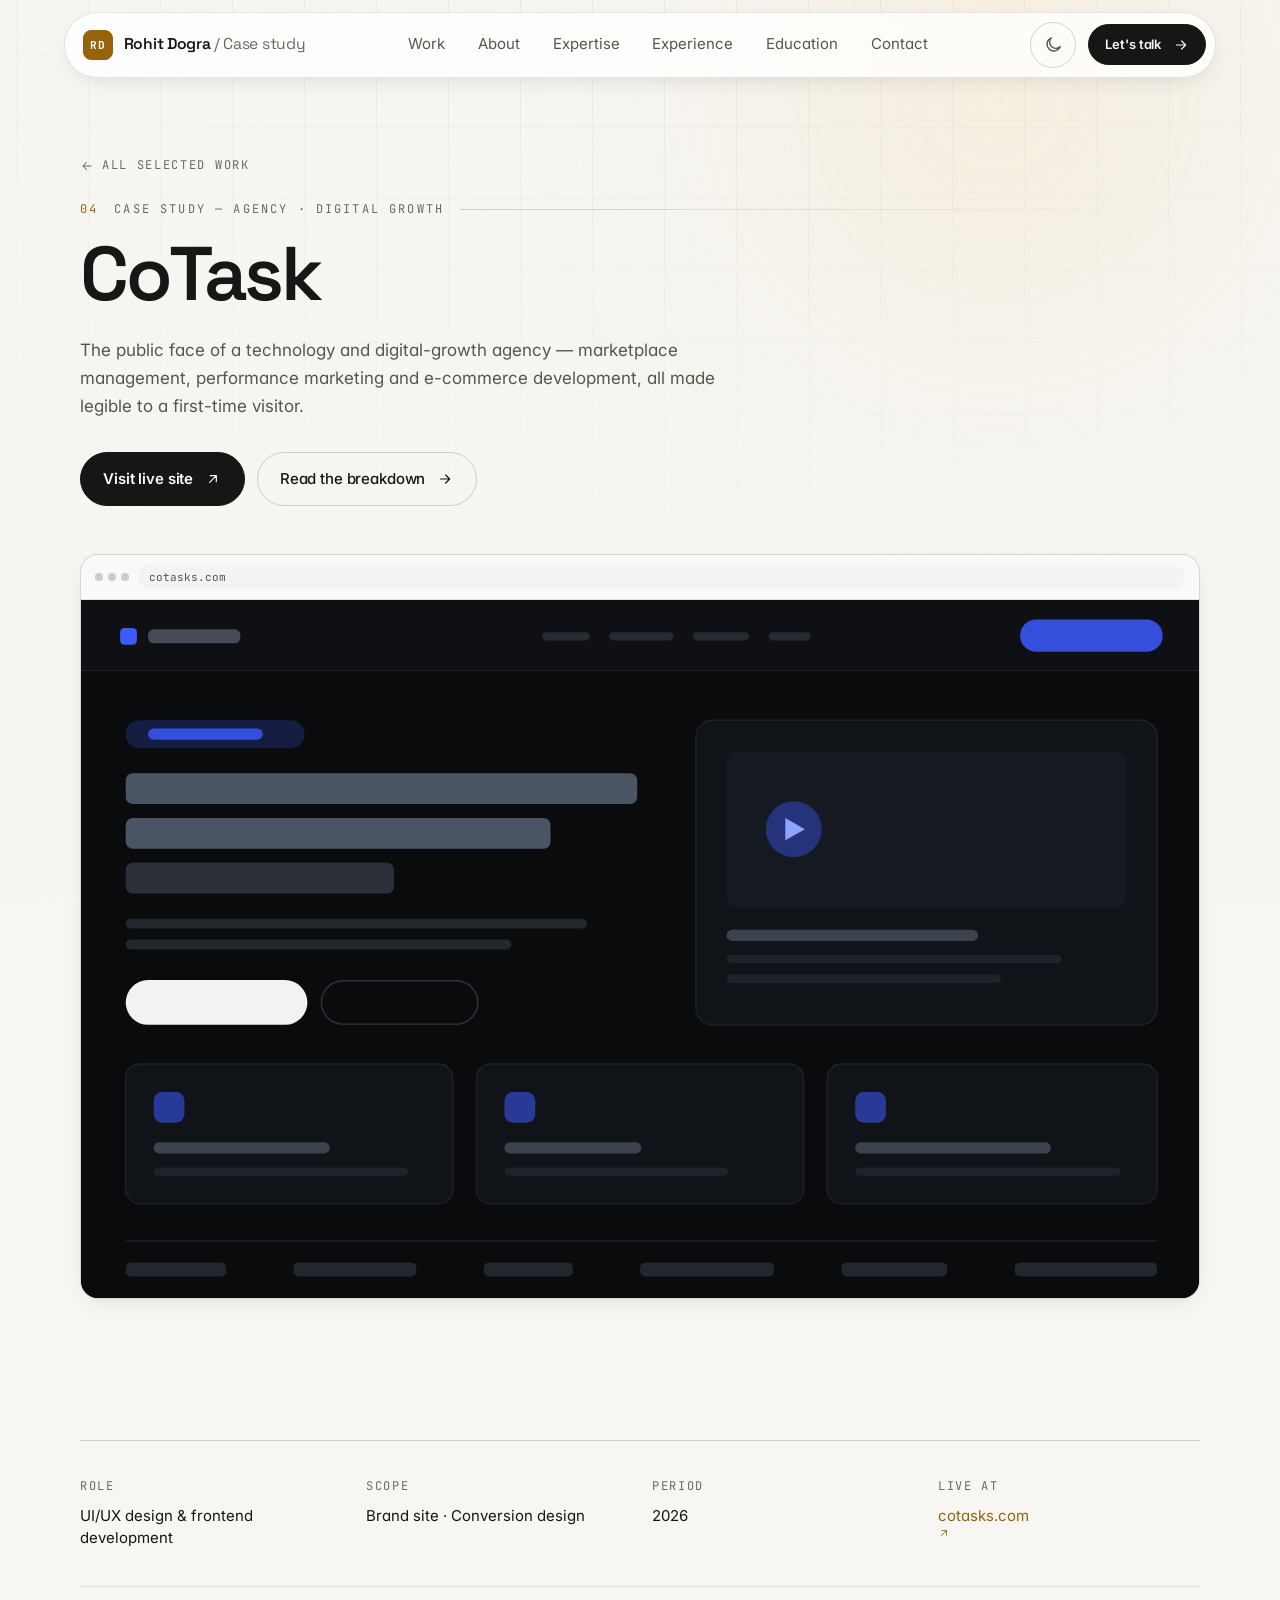
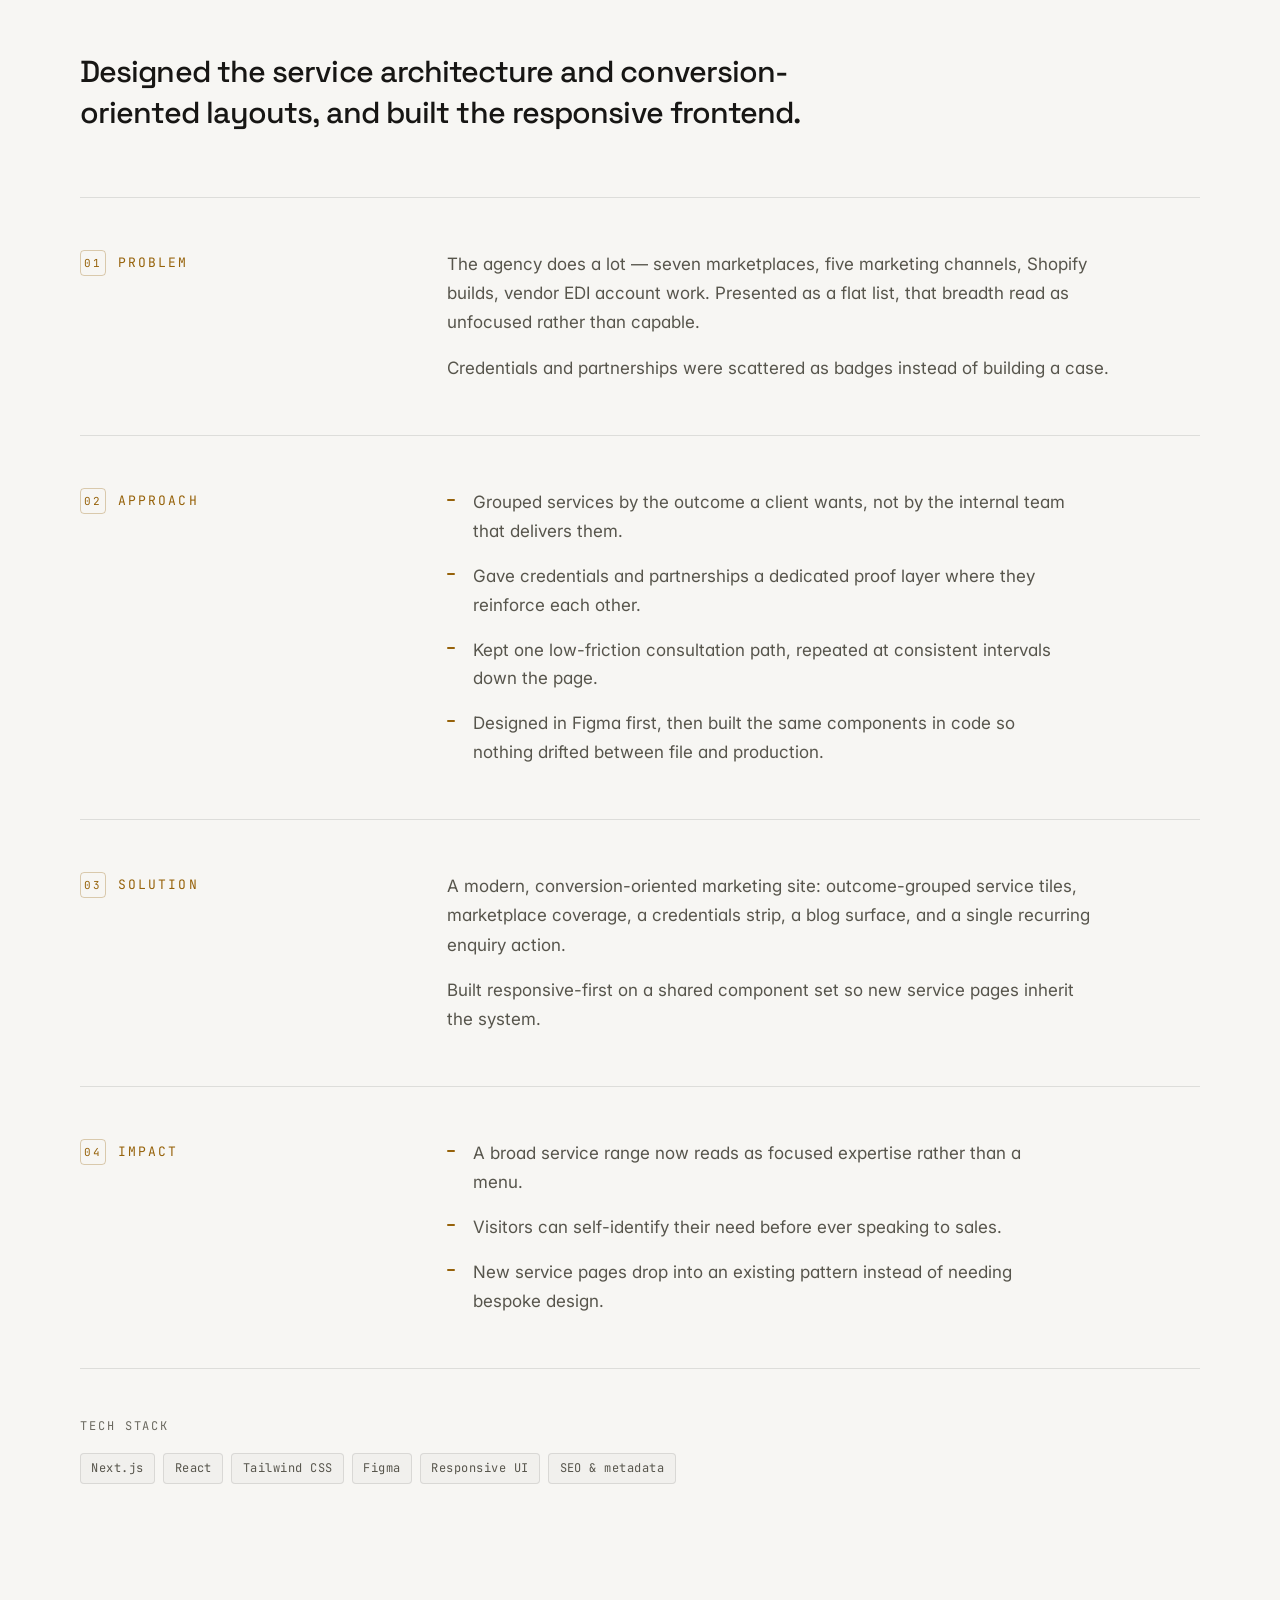
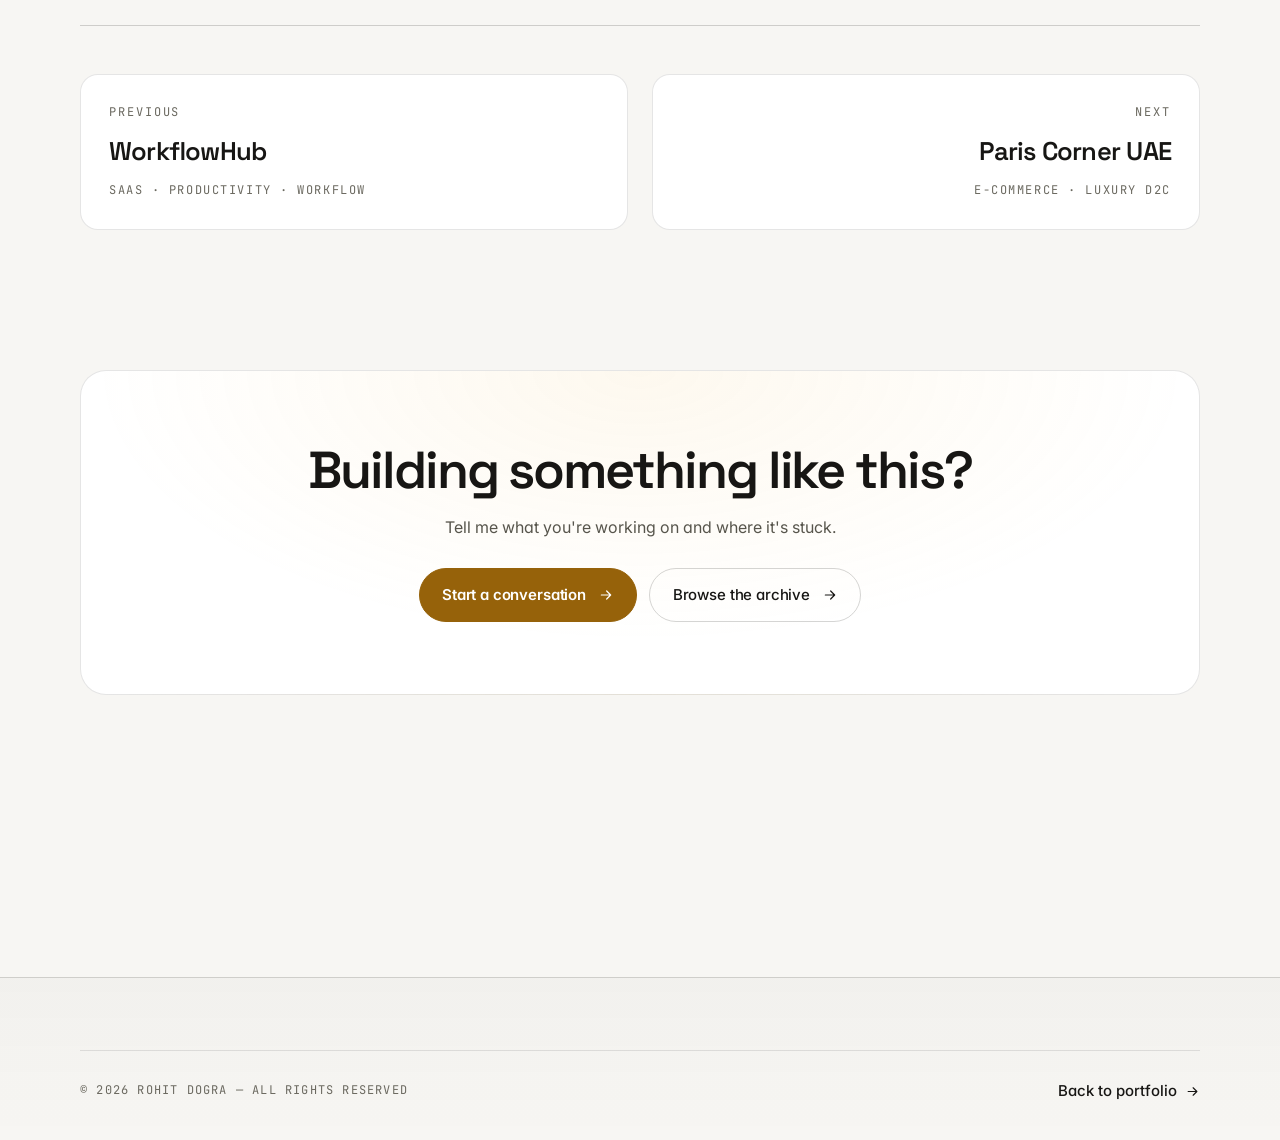
<file: projects/cotask/index.html>
<!DOCTYPE html>
<html lang="en">
<head>
<meta charset="UTF-8">
<meta name="viewport" content="width=device-width, initial-scale=1">
<meta name="theme-color" content="#16161a" media="(prefers-color-scheme: dark)">
<meta name="theme-color" content="#f7f6f3" media="(prefers-color-scheme: light)">
<title>CoTask — Case study | Rohit Dogra</title>
<meta name="description" content="The public face of a technology and digital-growth agency — marketplace management, performance marketing and e-commerce development, all made legible to a first-time visitor.">
<meta property="og:type" content="article">
<meta property="og:title" content="CoTask — Case study | Rohit Dogra">
<meta property="og:description" content="The public face of a technology and digital-growth agency — marketplace management, performance marketing and e-commerce development, all made legible to a first-time visitor.">
<script>(function(){var d=document.documentElement;d.classList.add('js');try{var t=localStorage.getItem('theme');if(t==='light'||t==='dark')d.setAttribute('data-theme',t);}catch(e){}})()</script>
<link rel="preconnect" href="https://fonts.googleapis.com">
<link rel="preconnect" href="https://fonts.gstatic.com" crossorigin>
<link rel="stylesheet" href="https://fonts.googleapis.com/css2?family=Inter:wght@400;500;600&family=JetBrains+Mono:wght@400;500;600&family=Space+Grotesk:wght@500;600;700&display=swap">
<link rel="stylesheet" href="/assets/css/style.css?v=1.1.1">
<link id="favicon" rel="icon" href="/assets/images/favhand.png" type="image/png">
</head>
<body>
<a class="skip-link" href="#main">Skip to content</a>

<svg width="0" height="0" aria-hidden="true" focusable="false" style="position:absolute">
  <symbol id="i-arrow-r" viewBox="0 0 24 24" fill="none" stroke="currentColor" stroke-width="1.8" stroke-linecap="round" stroke-linejoin="round"><path d="M5 12h14M13 6l6 6-6 6"/></symbol>
  <symbol id="i-arrow-l" viewBox="0 0 24 24" fill="none" stroke="currentColor" stroke-width="1.8" stroke-linecap="round" stroke-linejoin="round"><path d="M19 12H5M11 18l-6-6 6-6"/></symbol>
  <symbol id="i-arrow-ur" viewBox="0 0 24 24" fill="none" stroke="currentColor" stroke-width="1.8" stroke-linecap="round" stroke-linejoin="round"><path d="M7 17 17 7M8 7h9v9"/></symbol>
  <symbol id="i-arrow-up" viewBox="0 0 24 24" fill="none" stroke="currentColor" stroke-width="1.8" stroke-linecap="round" stroke-linejoin="round"><path d="M12 19V5M6 11l6-6 6 6"/></symbol>
  <symbol id="i-mail" viewBox="0 0 24 24" fill="none" stroke="currentColor" stroke-width="1.7" stroke-linecap="round" stroke-linejoin="round"><rect x="2.5" y="4.5" width="19" height="15" rx="2.5"/><path d="m3 7 8.2 5.6a1.5 1.5 0 0 0 1.6 0L21 7"/></symbol>
  <symbol id="i-github" viewBox="0 0 24 24" fill="currentColor"><path d="M12 1.7a10.3 10.3 0 0 0-3.26 20.07c.51.1.7-.22.7-.5v-1.9c-2.86.63-3.47-1.22-3.47-1.22-.47-1.2-1.15-1.52-1.15-1.52-.94-.64.07-.63.07-.63 1.04.08 1.58 1.07 1.58 1.07.92 1.58 2.42 1.13 3.01.86.1-.67.36-1.13.66-1.39-2.28-.26-4.68-1.14-4.68-5.09 0-1.12.4-2.04 1.06-2.76-.11-.26-.46-1.31.1-2.72 0 0 .86-.28 2.83 1.05a9.8 9.8 0 0 1 5.16 0c1.96-1.33 2.82-1.05 2.82-1.05.56 1.41.21 2.46.11 2.72.66.72 1.06 1.64 1.06 2.76 0 3.96-2.41 4.82-4.7 5.08.37.32.7.95.7 1.92v2.85c0 .28.19.61.71.5A10.3 10.3 0 0 0 12 1.7Z"/></symbol>
  <symbol id="i-linkedin" viewBox="0 0 24 24" fill="currentColor"><path d="M6.94 5.5a2 2 0 1 1-4 0 2 2 0 0 1 4 0ZM3.2 8.98h3.5V21H3.2V8.98Zm5.7 0h3.36v1.64h.05c.47-.85 1.6-1.75 3.3-1.75 3.53 0 4.18 2.24 4.18 5.16V21h-3.5v-5.35c0-1.28-.02-2.92-1.85-2.92-1.85 0-2.13 1.39-2.13 2.83V21H8.9V8.98Z"/></symbol>
  <symbol id="i-instagram" viewBox="0 0 24 24" fill="none" stroke="currentColor" stroke-width="1.7"><rect x="3" y="3" width="18" height="18" rx="5"/><circle cx="12" cy="12" r="3.8"/><circle cx="17.3" cy="6.7" r="1.1" fill="currentColor" stroke="none"/></symbol>
  <symbol id="i-facebook" viewBox="0 0 24 24" fill="currentColor"><path d="M22 12.06C22 6.5 17.52 2 12 2S2 6.5 2 12.06c0 5.02 3.66 9.18 8.44 9.94v-7.03H7.9v-2.9h2.54V9.85c0-2.52 1.5-3.91 3.77-3.91 1.09 0 2.24.2 2.24.2v2.46h-1.26c-1.24 0-1.63.78-1.63 1.57v1.89h2.78l-.45 2.9h-2.33V22c4.78-.76 8.44-4.92 8.44-9.94Z"/></symbol>
  <symbol id="i-file" viewBox="0 0 24 24" fill="none" stroke="currentColor" stroke-width="1.7" stroke-linecap="round" stroke-linejoin="round"><path d="M14 2.5H7A2.5 2.5 0 0 0 4.5 5v14A2.5 2.5 0 0 0 7 21.5h10a2.5 2.5 0 0 0 2.5-2.5V8l-5.5-5.5Z"/><path d="M14 2.5V8h5.5M8.5 13h7M8.5 17h5"/></symbol>
  <symbol id="i-send" viewBox="0 0 24 24" fill="none" stroke="currentColor" stroke-width="1.7" stroke-linecap="round" stroke-linejoin="round"><path d="M21.5 2.5 11 13M21.5 2.5l-6.7 19-3.8-8.5L2.5 9.2l19-6.7Z"/></symbol>
  <symbol id="i-alert" viewBox="0 0 24 24" fill="none" stroke="currentColor" stroke-width="1.8" stroke-linecap="round"><circle cx="12" cy="12" r="9.2"/><path d="M12 7.5v5.2M12 16.3h.01"/></symbol>
  <symbol id="i-sun" viewBox="0 0 24 24" fill="none" stroke="currentColor" stroke-width="1.7" stroke-linecap="round"><circle cx="12" cy="12" r="4.2"/><path d="M12 2.6v2.2M12 19.2v2.2M2.6 12h2.2M19.2 12h2.2M5.4 5.4l1.6 1.6M17 17l1.6 1.6M18.6 5.4L17 7M7 17l-1.6 1.6"/></symbol>
  <symbol id="i-moon" viewBox="0 0 24 24" fill="none" stroke="currentColor" stroke-width="1.7" stroke-linecap="round" stroke-linejoin="round"><path d="M20.5 14.6A8.6 8.6 0 1 1 9.4 3.5a6.9 6.9 0 0 0 11.1 11.1Z"/></symbol>
</svg>

<div class="progress" id="progress" aria-hidden="true"></div>
<div class="ambient" aria-hidden="true"><div class="ambient__grid"></div><div class="ambient__glow ambient__glow--a"></div><div class="ambient__noise"></div></div>

<header class="nav is-stuck" id="nav">
  <div class="nav__inner">
    <a href="/" class="brand" aria-label="Rohit Dogra — home"><span class="brand__mark" aria-hidden="true">RD</span><span>Rohit Dogra<span class="brand__sub"> / Case study</span></span></a>
    <nav aria-label="Primary">
      <ul class="nav__links">
        <li><a href="/#work">Work</a></li><li><a href="/#about">About</a></li>
        <li><a href="/#skills">Expertise</a></li><li><a href="/#experience">Experience</a></li>
        <li><a href="/#education">Education</a></li><li><a href="/#contact">Contact</a></li>
      </ul>
    </nav>
    <div class="nav__cta">
      <button class="nav__theme" id="themeToggle" type="button" aria-label="Switch to light theme">
        <svg class="i-sun" aria-hidden="true"><use href="#i-sun"/></svg>
        <svg class="i-moon" aria-hidden="true"><use href="#i-moon"/></svg>
      </button>
      <a href="/#contact" class="btn btn--primary btn--sm">Let's talk <svg aria-hidden="true"><use href="#i-arrow-r"/></svg></a>
      <button class="nav__burger" id="burger" type="button" aria-expanded="false" aria-controls="navSheet" aria-label="Open menu"><span></span><span></span><span></span></button>
    </div>
  </div>
</header>

<div class="nav__sheet" id="navSheet" inert>
  <ul class="nav__sheet-links">
    <li><a href="/#work"><span class="num">01</span> Work</a></li>
    <li><a href="/#about"><span class="num">02</span> About</a></li>
    <li><a href="/#skills"><span class="num">03</span> Expertise</a></li>
    <li><a href="/#experience"><span class="num">04</span> Experience</a></li>
    <li><a href="/#education"><span class="num">05</span> Education</a></li>
    <li><a href="/#contact"><span class="num">06</span> Contact</a></li>
  </ul>
  <div class="nav__sheet-foot"><a href="mailto:dogra.rohit2002@gmail.com" class="link-arrow link-arrow--accent">dogra.rohit2002@gmail.com</a></div>
</div>

<main id="main">

<section class="cs-head">
  <div class="shell">
    <a href="/#work" class="backlink"><svg aria-hidden="true"><use href="#i-arrow-l"/></svg> All selected work</a>

    <p class="sec-eyebrow"><span class="idx">04</span> Case study &mdash; Agency · Digital Growth</p>

    <h1 class="cs-title">CoTask</h1>
    <p class="cs-tagline">The public face of a technology and digital-growth agency — marketplace management, performance marketing and e-commerce development, all made legible to a first-time visitor.</p>

    <div class="cs-actions">
      <a href="https://cotasks.com/" class="btn btn--primary" target="_blank" rel="noopener">Visit live site <svg aria-hidden="true"><use href="#i-arrow-ur"/></svg></a>
      <a href="#overview" class="btn btn--ghost">Read the breakdown <svg aria-hidden="true"><use href="#i-arrow-r"/></svg></a>
    </div>
  </div>
</section>

<section class="shell">
  <div class="frame cs-frame" data-reveal="scale">
    <div class="frame__bar"><span class="frame__dots" aria-hidden="true"><i></i><i></i><i></i></span><span class="frame__url">cotasks.com</span></div>
    <div class="frame__screen">
      <svg viewBox="0 0 800 500" role="img" aria-label="Interface mockup of the CoTask agency website with navigation, a hero statement, service tiles and a partner strip">
                  <rect width="800" height="500" fill="#0a0b0d"/>
                  <rect width="800" height="50" fill="#0e1014"/><path d="M0 50.5h800" stroke="#1c1f26"/>
                  <rect x="28" y="20" width="12" height="12" rx="3" fill="#3d5aff"/><rect x="48" y="21" width="66" height="10" rx="4" fill="#454c58"/>
                  <g fill="#262a32"><rect x="330" y="23" width="34" height="6" rx="3"/><rect x="378" y="23" width="46" height="6" rx="3"/><rect x="438" y="23" width="40" height="6" rx="3"/><rect x="492" y="23" width="30" height="6" rx="3"/></g>
                  <rect x="672" y="14" width="102" height="23" rx="11.5" fill="#3d5aff" opacity=".85"/>

                  <g class="mk-fade mk-fade--1">
                    <rect x="32" y="86" width="128" height="20" rx="10" fill="#3d5aff" opacity=".22"/><rect x="48" y="92" width="82" height="8" rx="4" fill="#3d5aff" opacity=".8"/>
                    <rect x="32" y="124" width="366" height="22" rx="5" fill="#4b5464"/>
                    <rect x="32" y="156" width="304" height="22" rx="5" fill="#4b5464"/>
                    <rect x="32" y="188" width="192" height="22" rx="5" fill="#2b3038"/>
                    <rect x="32" y="228" width="330" height="7" rx="3.5" fill="#22262d"/>
                    <rect x="32" y="243" width="276" height="7" rx="3.5" fill="#22262d"/>
                    <rect x="32" y="272" width="130" height="32" rx="16" fill="#f2f2f0"/>
                    <rect x="172" y="272.5" width="112" height="31" rx="15.5" fill="none" stroke="#2f343d"/>
                  </g>

                  <g class="mk-fade mk-fade--2">
                    <rect x="440" y="86" width="330" height="218" rx="12" fill="#101318" stroke="#1e2128"/>
                    <rect x="462" y="108" width="286" height="112" rx="8" fill="#151922"/>
                    <circle cx="510" cy="164" r="20" fill="#3d5aff" opacity=".4"/><path d="m504 156 14 8-14 8z" fill="#8fa2ff"/>
                    <rect x="462" y="236" width="180" height="8" rx="4" fill="#3d434e"/>
                    <rect x="462" y="254" width="240" height="6" rx="3" fill="#1e2229"/>
                    <rect x="462" y="268" width="196" height="6" rx="3" fill="#1e2229"/>
                  </g>

                  <g class="mk-fade mk-fade--3">
                    <g fill="#101318" stroke="#1e2128"><rect x="32" y="332" width="234" height="100" rx="10"/><rect x="283" y="332" width="234" height="100" rx="10"/><rect x="534" y="332" width="236" height="100" rx="10"/></g>
                    <g fill="#3d5aff" opacity=".55"><rect x="52" y="352" width="22" height="22" rx="6"/><rect x="303" y="352" width="22" height="22" rx="6"/><rect x="554" y="352" width="22" height="22" rx="6"/></g>
                    <g fill="#3d434e"><rect x="52" y="388" width="126" height="8" rx="4"/><rect x="303" y="388" width="98" height="8" rx="4"/><rect x="554" y="388" width="140" height="8" rx="4"/></g>
                    <g fill="#1e2229"><rect x="52" y="406" width="182" height="6" rx="3"/><rect x="303" y="406" width="160" height="6" rx="3"/><rect x="554" y="406" width="190" height="6" rx="3"/></g>
                  </g>

                  <g class="mk-fade mk-fade--4">
                    <path d="M32 458.5h738" stroke="#1a1e24"/>
                    <g fill="#22262d"><rect x="32" y="474" width="72" height="10" rx="4"/><rect x="152" y="474" width="88" height="10" rx="4"/><rect x="288" y="474" width="64" height="10" rx="4"/><rect x="400" y="474" width="96" height="10" rx="4"/><rect x="544" y="474" width="76" height="10" rx="4"/><rect x="668" y="474" width="102" height="10" rx="4"/></g>
                  </g>
                </svg>
    </div>
  </div>
</section>

<section class="section" id="overview">
  <div class="shell">
    <dl class="cs-facts" data-reveal>
      <div><dt>Role</dt><dd>UI/UX design &amp; frontend development</dd></div>
      <div><dt>Scope</dt><dd>Brand site · Conversion design</dd></div>
      <div><dt>Period</dt><dd>2026</dd></div>
      <div><dt>Live at</dt><dd><a href="https://cotasks.com/" target="_blank" rel="noopener">cotasks.com <svg aria-hidden="true" style="width:12px;height:12px;vertical-align:-1px"><use href="#i-arrow-ur"/></svg></a></dd></div>
    </dl>

    <p class="cs-contribution" data-reveal>Designed the service architecture and conversion-oriented layouts, and built the responsive frontend.</p>

    <div class="cs-body">
        <section class="cs-block">
          <div class="cs-block__label"><span class="n">01</span> Problem</div>
          <div class="cs-block__body">
          <p>The agency does a lot — seven marketplaces, five marketing channels, Shopify builds, vendor EDI account work. Presented as a flat list, that breadth read as unfocused rather than capable.</p>
          <p>Credentials and partnerships were scattered as badges instead of building a case.</p>
          </div>
        </section>
        <section class="cs-block">
          <div class="cs-block__label"><span class="n">02</span> Approach</div>
          <div class="cs-block__body">
            <ul>
            <li>Grouped services by the outcome a client wants, not by the internal team that delivers them.</li>
            <li>Gave credentials and partnerships a dedicated proof layer where they reinforce each other.</li>
            <li>Kept one low-friction consultation path, repeated at consistent intervals down the page.</li>
            <li>Designed in Figma first, then built the same components in code so nothing drifted between file and production.</li>
            </ul>
          </div>
        </section>
        <section class="cs-block">
          <div class="cs-block__label"><span class="n">03</span> Solution</div>
          <div class="cs-block__body">
          <p>A modern, conversion-oriented marketing site: outcome-grouped service tiles, marketplace coverage, a credentials strip, a blog surface, and a single recurring enquiry action.</p>
          <p>Built responsive-first on a shared component set so new service pages inherit the system.</p>
          </div>
        </section>
        <section class="cs-block">
          <div class="cs-block__label"><span class="n">04</span> Impact</div>
          <div class="cs-block__body">
            <ul>
            <li>A broad service range now reads as focused expertise rather than a menu.</li>
            <li>Visitors can self-identify their need before ever speaking to sales.</li>
            <li>New service pages drop into an existing pattern instead of needing bespoke design.</li>
            </ul>
          </div>
        </section>
    </div>

    <div class="cs-stack" data-reveal>
      <span class="mono">Tech stack</span>
      <ul class="chip-row"><li class="chip">Next.js</li><li class="chip">React</li><li class="chip">Tailwind CSS</li><li class="chip">Figma</li><li class="chip">Responsive UI</li><li class="chip">SEO &amp; metadata</li></ul>
    </div>
  </div>
</section>

<section class="section" style="padding-top:0">
  <div class="shell">
    <nav class="cs-pager" aria-label="Other case studies">
      <a class="cs-pager__link cs-pager__link--prev" href="/projects/workflowhub/">
        <span class="mono">Previous</span>
        <span class="cs-pager__title">WorkflowHub</span>
        <span class="cs-pager__cat">SaaS · Productivity · Workflow</span>
      </a>
      <a class="cs-pager__link cs-pager__link--next" href="/projects/paris-corner/">
        <span class="mono">Next</span>
        <span class="cs-pager__title">Paris Corner UAE</span>
        <span class="cs-pager__cat">E-commerce · Luxury D2C</span>
      </a>
    </nav>
  </div>
</section>

<section class="section" style="padding-top:0">
  <div class="shell">
    <div class="cs-cta" data-reveal>
      <h2>Building something like this?</h2>
      <p>Tell me what you're working on and where it's stuck.</p>
      <div class="cs-cta__row">
        <a href="/#contact" class="btn btn--accent">Start a conversation <svg aria-hidden="true"><use href="#i-arrow-r"/></svg></a>
        <a href="/projects" class="btn btn--ghost">Browse the archive <svg aria-hidden="true"><use href="#i-arrow-r"/></svg></a>
      </div>
    </div>
  </div>
</section>

</main>

<footer class="footer">
  <div class="shell">
    <div class="footer__bar">
      <p>&copy; <span id="year">2026</span> Rohit Dogra &mdash; All rights reserved</p>
      <a href="/" class="link-arrow">Back to portfolio <svg aria-hidden="true"><use href="#i-arrow-r"/></svg></a>
    </div>
  </div>
</footer>

<a href="#main" class="totop" id="toTop" aria-label="Back to top"><svg aria-hidden="true"><use href="#i-arrow-up"/></svg></a>
<script src="/assets/js/script.js?v=1.1.1" defer></script>
</body>
</html>
</file>
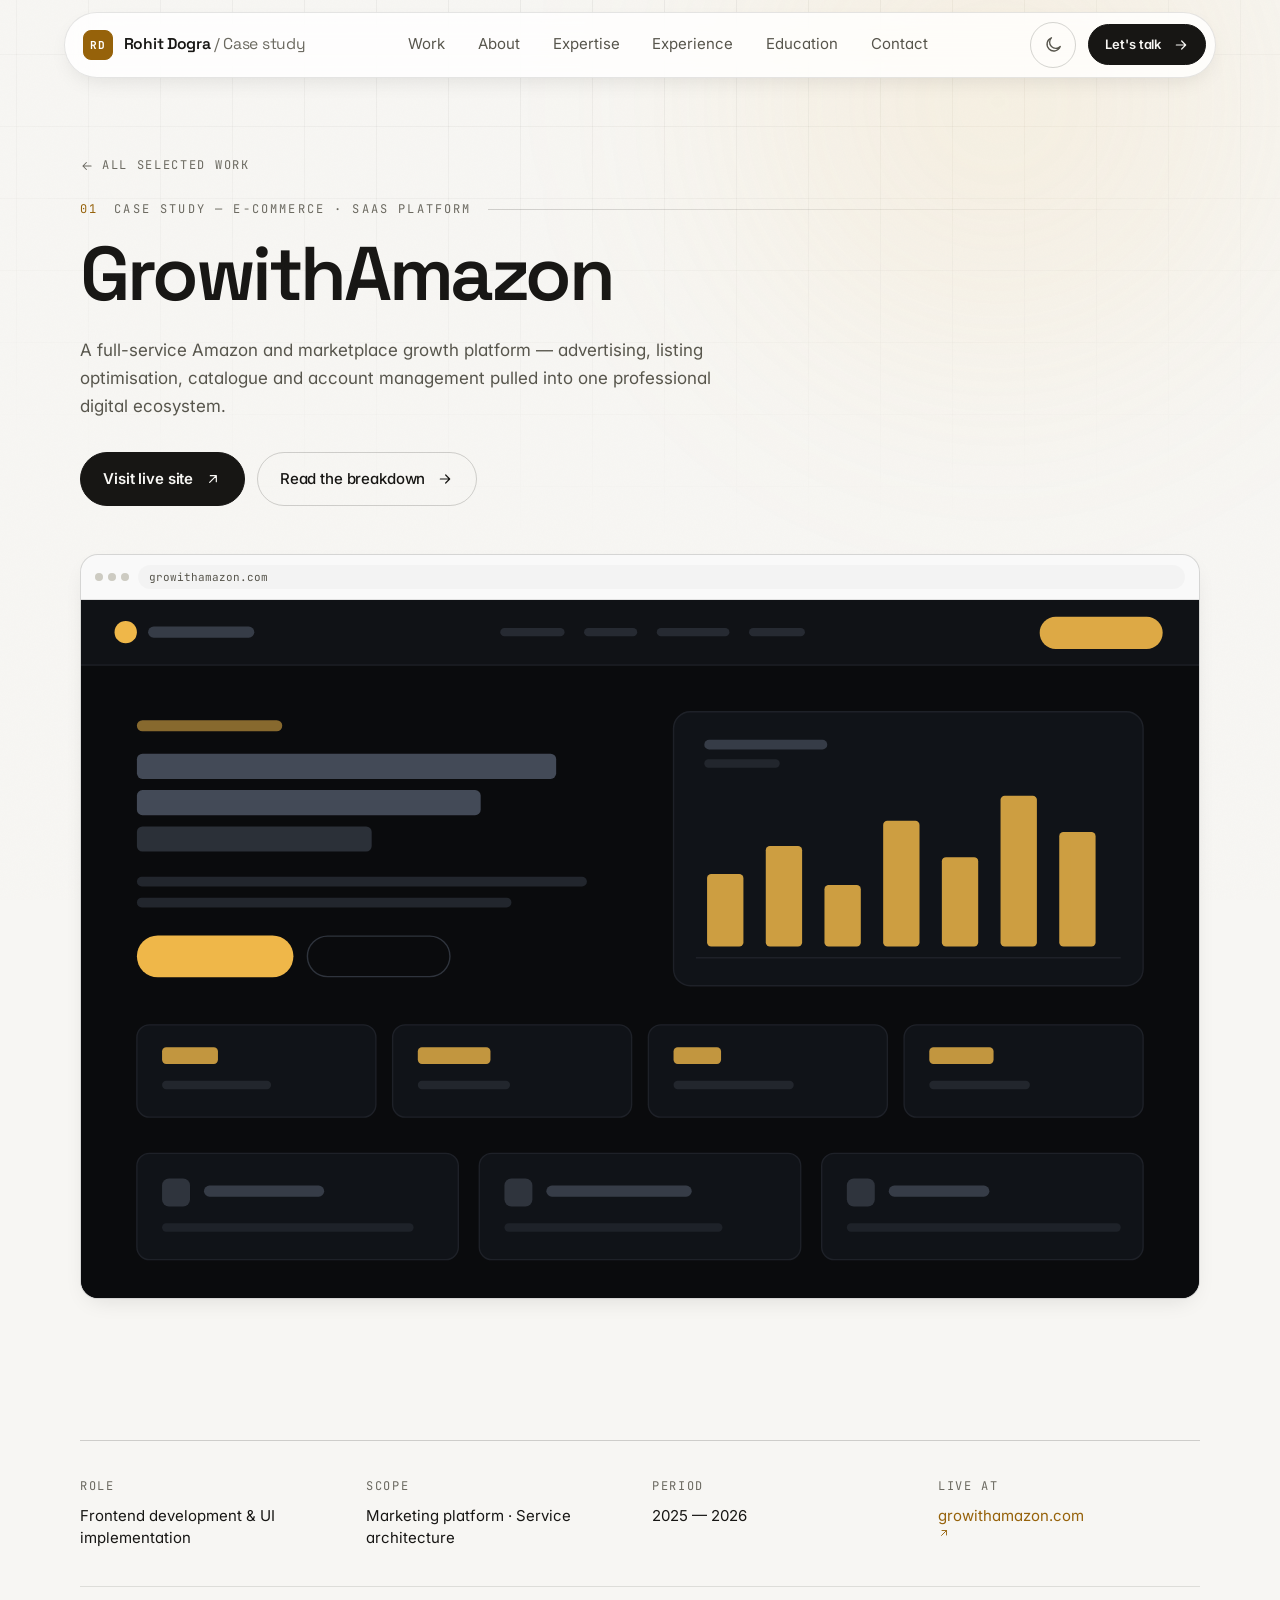
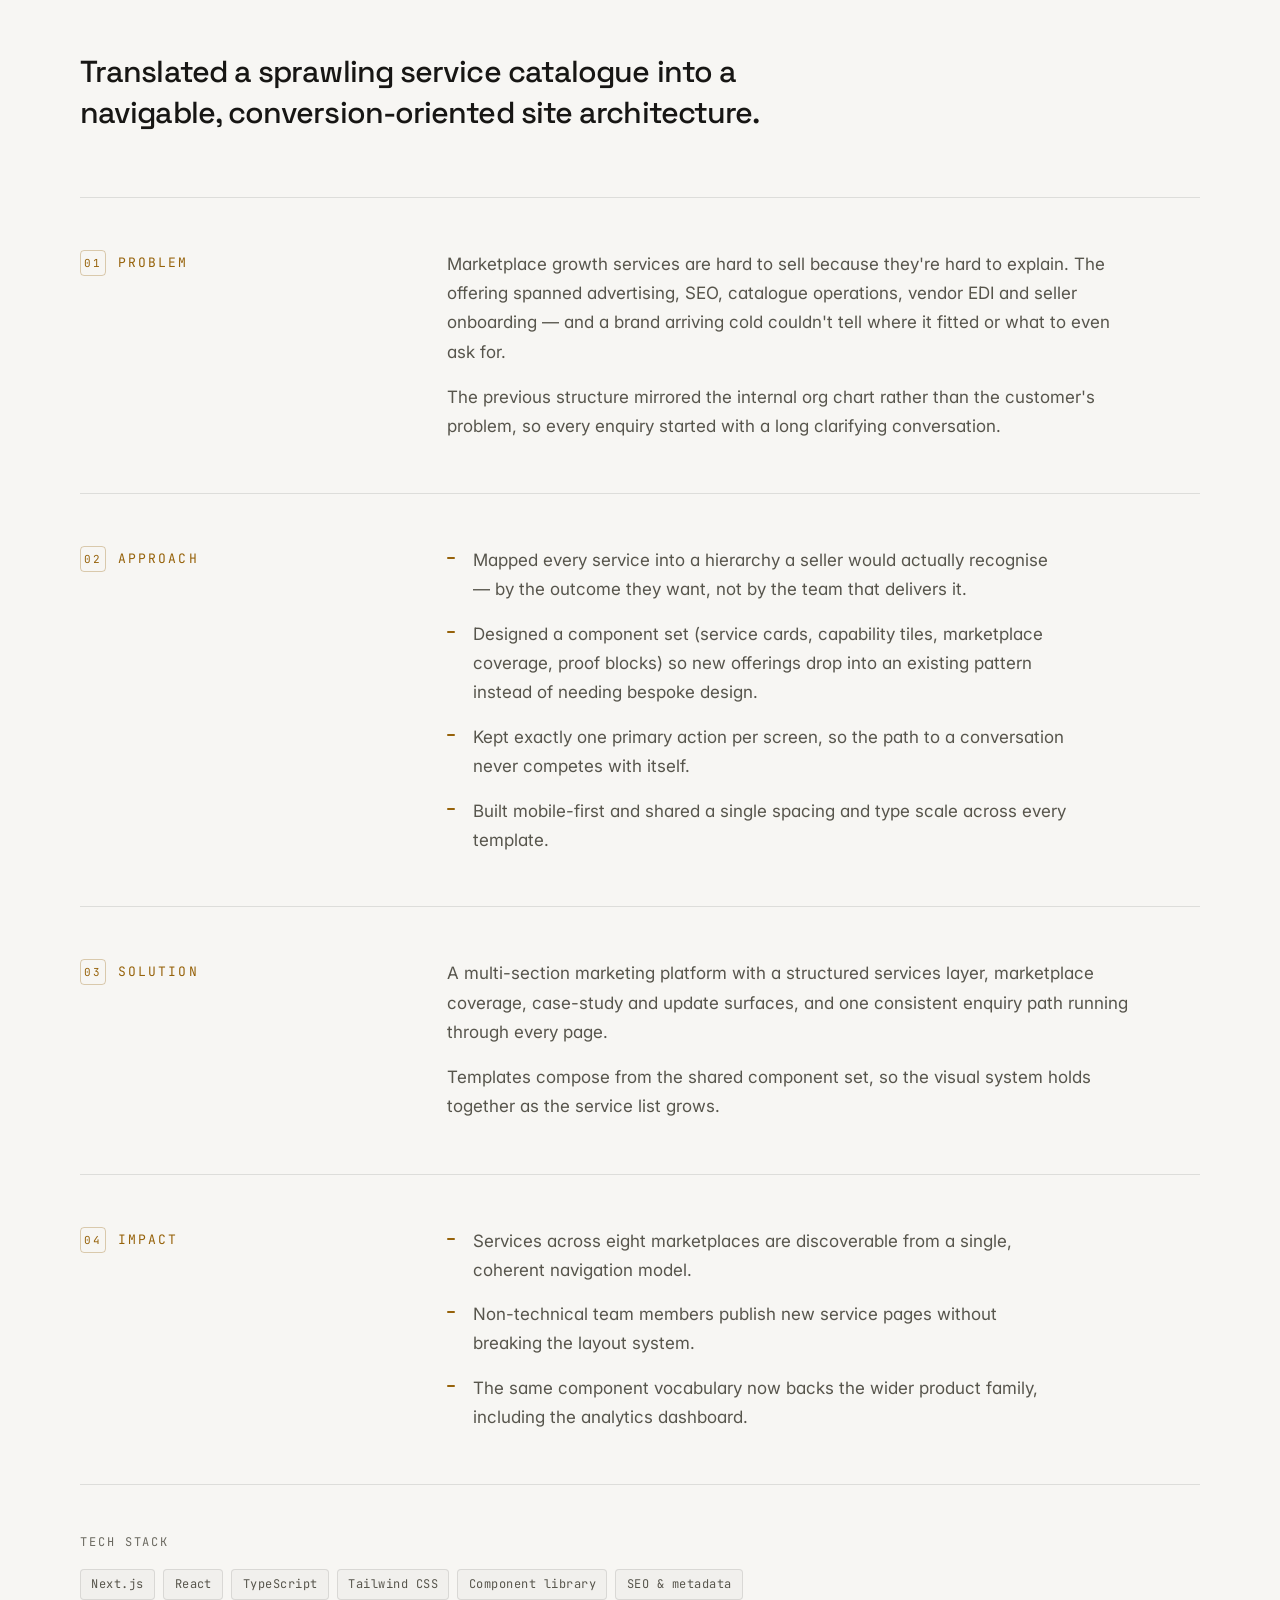
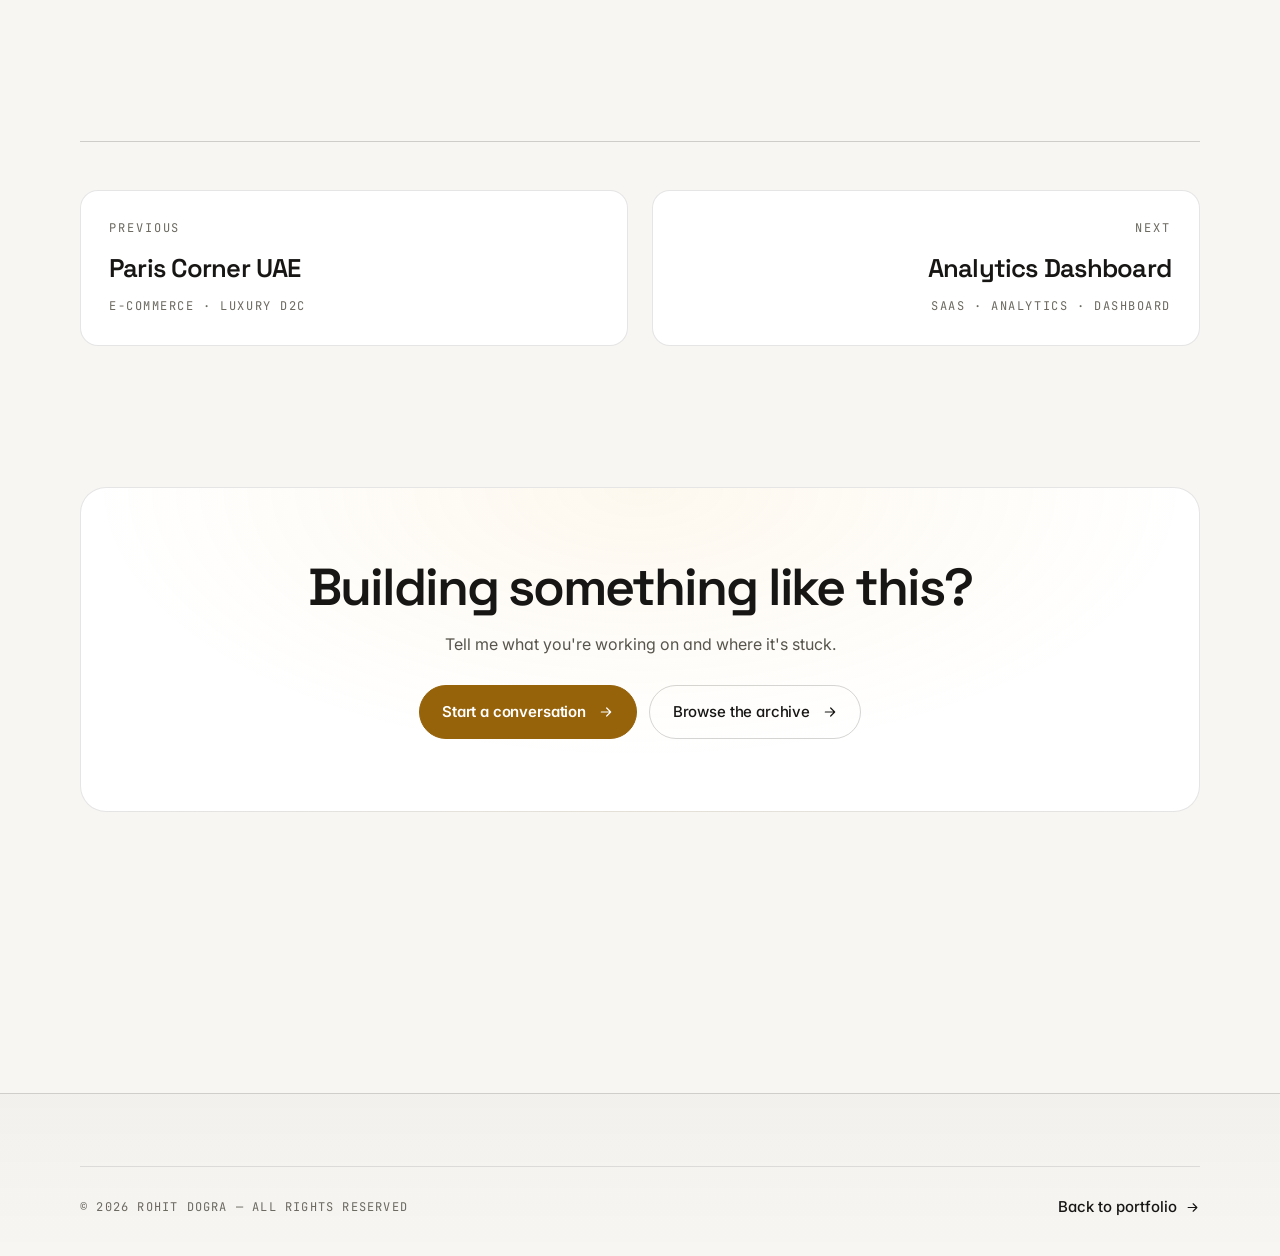
<file: projects/growithamazon/index.html>
<!DOCTYPE html>
<html lang="en">
<head>
<meta charset="UTF-8">
<meta name="viewport" content="width=device-width, initial-scale=1">
<meta name="theme-color" content="#16161a" media="(prefers-color-scheme: dark)">
<meta name="theme-color" content="#f7f6f3" media="(prefers-color-scheme: light)">
<title>GrowithAmazon — Case study | Rohit Dogra</title>
<meta name="description" content="A full-service Amazon and marketplace growth platform — advertising, listing optimisation, catalogue and account management pulled into one professional digital ecosystem.">
<meta property="og:type" content="article">
<meta property="og:title" content="GrowithAmazon — Case study | Rohit Dogra">
<meta property="og:description" content="A full-service Amazon and marketplace growth platform — advertising, listing optimisation, catalogue and account management pulled into one professional digital ecosystem.">
<script>(function(){var d=document.documentElement;d.classList.add('js');try{var t=localStorage.getItem('theme');if(t==='light'||t==='dark')d.setAttribute('data-theme',t);}catch(e){}})()</script>
<link rel="preconnect" href="https://fonts.googleapis.com">
<link rel="preconnect" href="https://fonts.gstatic.com" crossorigin>
<link rel="stylesheet" href="https://fonts.googleapis.com/css2?family=Inter:wght@400;500;600&family=JetBrains+Mono:wght@400;500;600&family=Space+Grotesk:wght@500;600;700&display=swap">
<link rel="stylesheet" href="/assets/css/style.css?v=1.1.1">
<link id="favicon" rel="icon" href="/assets/images/favhand.png" type="image/png">
</head>
<body>
<a class="skip-link" href="#main">Skip to content</a>

<svg width="0" height="0" aria-hidden="true" focusable="false" style="position:absolute">
  <symbol id="i-arrow-r" viewBox="0 0 24 24" fill="none" stroke="currentColor" stroke-width="1.8" stroke-linecap="round" stroke-linejoin="round"><path d="M5 12h14M13 6l6 6-6 6"/></symbol>
  <symbol id="i-arrow-l" viewBox="0 0 24 24" fill="none" stroke="currentColor" stroke-width="1.8" stroke-linecap="round" stroke-linejoin="round"><path d="M19 12H5M11 18l-6-6 6-6"/></symbol>
  <symbol id="i-arrow-ur" viewBox="0 0 24 24" fill="none" stroke="currentColor" stroke-width="1.8" stroke-linecap="round" stroke-linejoin="round"><path d="M7 17 17 7M8 7h9v9"/></symbol>
  <symbol id="i-arrow-up" viewBox="0 0 24 24" fill="none" stroke="currentColor" stroke-width="1.8" stroke-linecap="round" stroke-linejoin="round"><path d="M12 19V5M6 11l6-6 6 6"/></symbol>
  <symbol id="i-mail" viewBox="0 0 24 24" fill="none" stroke="currentColor" stroke-width="1.7" stroke-linecap="round" stroke-linejoin="round"><rect x="2.5" y="4.5" width="19" height="15" rx="2.5"/><path d="m3 7 8.2 5.6a1.5 1.5 0 0 0 1.6 0L21 7"/></symbol>
  <symbol id="i-github" viewBox="0 0 24 24" fill="currentColor"><path d="M12 1.7a10.3 10.3 0 0 0-3.26 20.07c.51.1.7-.22.7-.5v-1.9c-2.86.63-3.47-1.22-3.47-1.22-.47-1.2-1.15-1.52-1.15-1.52-.94-.64.07-.63.07-.63 1.04.08 1.58 1.07 1.58 1.07.92 1.58 2.42 1.13 3.01.86.1-.67.36-1.13.66-1.39-2.28-.26-4.68-1.14-4.68-5.09 0-1.12.4-2.04 1.06-2.76-.11-.26-.46-1.31.1-2.72 0 0 .86-.28 2.83 1.05a9.8 9.8 0 0 1 5.16 0c1.96-1.33 2.82-1.05 2.82-1.05.56 1.41.21 2.46.11 2.72.66.72 1.06 1.64 1.06 2.76 0 3.96-2.41 4.82-4.7 5.08.37.32.7.95.7 1.92v2.85c0 .28.19.61.71.5A10.3 10.3 0 0 0 12 1.7Z"/></symbol>
  <symbol id="i-linkedin" viewBox="0 0 24 24" fill="currentColor"><path d="M6.94 5.5a2 2 0 1 1-4 0 2 2 0 0 1 4 0ZM3.2 8.98h3.5V21H3.2V8.98Zm5.7 0h3.36v1.64h.05c.47-.85 1.6-1.75 3.3-1.75 3.53 0 4.18 2.24 4.18 5.16V21h-3.5v-5.35c0-1.28-.02-2.92-1.85-2.92-1.85 0-2.13 1.39-2.13 2.83V21H8.9V8.98Z"/></symbol>
  <symbol id="i-instagram" viewBox="0 0 24 24" fill="none" stroke="currentColor" stroke-width="1.7"><rect x="3" y="3" width="18" height="18" rx="5"/><circle cx="12" cy="12" r="3.8"/><circle cx="17.3" cy="6.7" r="1.1" fill="currentColor" stroke="none"/></symbol>
  <symbol id="i-facebook" viewBox="0 0 24 24" fill="currentColor"><path d="M22 12.06C22 6.5 17.52 2 12 2S2 6.5 2 12.06c0 5.02 3.66 9.18 8.44 9.94v-7.03H7.9v-2.9h2.54V9.85c0-2.52 1.5-3.91 3.77-3.91 1.09 0 2.24.2 2.24.2v2.46h-1.26c-1.24 0-1.63.78-1.63 1.57v1.89h2.78l-.45 2.9h-2.33V22c4.78-.76 8.44-4.92 8.44-9.94Z"/></symbol>
  <symbol id="i-file" viewBox="0 0 24 24" fill="none" stroke="currentColor" stroke-width="1.7" stroke-linecap="round" stroke-linejoin="round"><path d="M14 2.5H7A2.5 2.5 0 0 0 4.5 5v14A2.5 2.5 0 0 0 7 21.5h10a2.5 2.5 0 0 0 2.5-2.5V8l-5.5-5.5Z"/><path d="M14 2.5V8h5.5M8.5 13h7M8.5 17h5"/></symbol>
  <symbol id="i-send" viewBox="0 0 24 24" fill="none" stroke="currentColor" stroke-width="1.7" stroke-linecap="round" stroke-linejoin="round"><path d="M21.5 2.5 11 13M21.5 2.5l-6.7 19-3.8-8.5L2.5 9.2l19-6.7Z"/></symbol>
  <symbol id="i-alert" viewBox="0 0 24 24" fill="none" stroke="currentColor" stroke-width="1.8" stroke-linecap="round"><circle cx="12" cy="12" r="9.2"/><path d="M12 7.5v5.2M12 16.3h.01"/></symbol>
  <symbol id="i-sun" viewBox="0 0 24 24" fill="none" stroke="currentColor" stroke-width="1.7" stroke-linecap="round"><circle cx="12" cy="12" r="4.2"/><path d="M12 2.6v2.2M12 19.2v2.2M2.6 12h2.2M19.2 12h2.2M5.4 5.4l1.6 1.6M17 17l1.6 1.6M18.6 5.4L17 7M7 17l-1.6 1.6"/></symbol>
  <symbol id="i-moon" viewBox="0 0 24 24" fill="none" stroke="currentColor" stroke-width="1.7" stroke-linecap="round" stroke-linejoin="round"><path d="M20.5 14.6A8.6 8.6 0 1 1 9.4 3.5a6.9 6.9 0 0 0 11.1 11.1Z"/></symbol>
</svg>

<div class="progress" id="progress" aria-hidden="true"></div>
<div class="ambient" aria-hidden="true"><div class="ambient__grid"></div><div class="ambient__glow ambient__glow--a"></div><div class="ambient__noise"></div></div>

<header class="nav is-stuck" id="nav">
  <div class="nav__inner">
    <a href="/" class="brand" aria-label="Rohit Dogra — home"><span class="brand__mark" aria-hidden="true">RD</span><span>Rohit Dogra<span class="brand__sub"> / Case study</span></span></a>
    <nav aria-label="Primary">
      <ul class="nav__links">
        <li><a href="/#work">Work</a></li><li><a href="/#about">About</a></li>
        <li><a href="/#skills">Expertise</a></li><li><a href="/#experience">Experience</a></li>
        <li><a href="/#education">Education</a></li><li><a href="/#contact">Contact</a></li>
      </ul>
    </nav>
    <div class="nav__cta">
      <button class="nav__theme" id="themeToggle" type="button" aria-label="Switch to light theme">
        <svg class="i-sun" aria-hidden="true"><use href="#i-sun"/></svg>
        <svg class="i-moon" aria-hidden="true"><use href="#i-moon"/></svg>
      </button>
      <a href="/#contact" class="btn btn--primary btn--sm">Let's talk <svg aria-hidden="true"><use href="#i-arrow-r"/></svg></a>
      <button class="nav__burger" id="burger" type="button" aria-expanded="false" aria-controls="navSheet" aria-label="Open menu"><span></span><span></span><span></span></button>
    </div>
  </div>
</header>

<div class="nav__sheet" id="navSheet" inert>
  <ul class="nav__sheet-links">
    <li><a href="/#work"><span class="num">01</span> Work</a></li>
    <li><a href="/#about"><span class="num">02</span> About</a></li>
    <li><a href="/#skills"><span class="num">03</span> Expertise</a></li>
    <li><a href="/#experience"><span class="num">04</span> Experience</a></li>
    <li><a href="/#education"><span class="num">05</span> Education</a></li>
    <li><a href="/#contact"><span class="num">06</span> Contact</a></li>
  </ul>
  <div class="nav__sheet-foot"><a href="mailto:dogra.rohit2002@gmail.com" class="link-arrow link-arrow--accent">dogra.rohit2002@gmail.com</a></div>
</div>

<main id="main">

<section class="cs-head">
  <div class="shell">
    <a href="/#work" class="backlink"><svg aria-hidden="true"><use href="#i-arrow-l"/></svg> All selected work</a>

    <p class="sec-eyebrow"><span class="idx">01</span> Case study &mdash; E-commerce · SaaS Platform</p>

    <h1 class="cs-title">GrowithAmazon</h1>
    <p class="cs-tagline">A full-service Amazon and marketplace growth platform — advertising, listing optimisation, catalogue and account management pulled into one professional digital ecosystem.</p>

    <div class="cs-actions">
      <a href="https://growithamazon.com/" class="btn btn--primary" target="_blank" rel="noopener">Visit live site <svg aria-hidden="true"><use href="#i-arrow-ur"/></svg></a>
      <a href="#overview" class="btn btn--ghost">Read the breakdown <svg aria-hidden="true"><use href="#i-arrow-r"/></svg></a>
    </div>
  </div>
</section>

<section class="shell">
  <div class="frame cs-frame" data-reveal="scale">
    <div class="frame__bar"><span class="frame__dots" aria-hidden="true"><i></i><i></i><i></i></span><span class="frame__url">growithamazon.com</span></div>
    <div class="frame__screen">
      <svg viewBox="0 0 800 500" role="img" aria-label="Interface mockup of the GrowithAmazon platform showing navigation, a hero section, a performance chart and service cards">
                <rect width="800" height="500" fill="#0a0b0d"/>
                <rect width="800" height="46" fill="#101216"/><path d="M0 46.5h800" stroke="#1c1f26"/>
                <circle cx="32" cy="23" r="8" fill="#efb749"/><rect x="48" y="19" width="76" height="8" rx="4" fill="#363c47"/>
                <g fill="#262a32"><rect x="300" y="20" width="46" height="6" rx="3"/><rect x="360" y="20" width="38" height="6" rx="3"/><rect x="412" y="20" width="52" height="6" rx="3"/><rect x="478" y="20" width="40" height="6" rx="3"/></g>
                <rect x="686" y="12" width="88" height="23" rx="11.5" fill="#efb749" opacity=".92"/>
                <g class="mk-fade mk-fade--1">
                  <rect x="40" y="86" width="104" height="8" rx="4" fill="#efb749" opacity=".55"/>
                  <rect x="40" y="110" width="300" height="18" rx="4" fill="#434a57"/>
                  <rect x="40" y="136" width="246" height="18" rx="4" fill="#434a57"/>
                  <rect x="40" y="162" width="168" height="18" rx="4" fill="#2b3038"/>
                  <rect x="40" y="198" width="322" height="7" rx="3.5" fill="#22262d"/>
                  <rect x="40" y="213" width="268" height="7" rx="3.5" fill="#22262d"/>
                  <rect x="40" y="240" width="112" height="30" rx="15" fill="#efb749"/>
                  <rect x="162" y="240.5" width="102" height="29" rx="14.5" fill="none" stroke="#2f343d"/>
                </g>
                <rect x="424" y="80" width="336" height="196" rx="12" fill="#101318" stroke="#1e2128"/>
                <g class="mk-fade mk-fade--2"><rect x="446" y="100" width="88" height="7" rx="3.5" fill="#363c47"/><rect x="446" y="114" width="54" height="6" rx="3" fill="#22262d"/></g>
                <g fill="#efb749" opacity=".85">
                  <rect class="mk-bar" x="448" y="196" width="26" height="52" rx="3"/>
                  <rect class="mk-bar" x="490" y="176" width="26" height="72" rx="3"/>
                  <rect class="mk-bar" x="532" y="204" width="26" height="44" rx="3"/>
                  <rect class="mk-bar" x="574" y="158" width="26" height="90" rx="3"/>
                  <rect class="mk-bar" x="616" y="184" width="26" height="64" rx="3"/>
                  <rect class="mk-bar" x="658" y="140" width="26" height="108" rx="3"/>
                  <rect class="mk-bar" x="700" y="166" width="26" height="82" rx="3"/>
                </g>
                <path d="M440 256h304" stroke="#1e2128"/>
                <g class="mk-fade mk-fade--3">
                  <g fill="#101318" stroke="#1e2128"><rect x="40" y="304" width="171" height="66" rx="9"/><rect x="223" y="304" width="171" height="66" rx="9"/><rect x="406" y="304" width="171" height="66" rx="9"/><rect x="589" y="304" width="171" height="66" rx="9"/></g>
                  <g fill="#efb749" opacity=".8"><rect x="58" y="320" width="40" height="12" rx="3"/><rect x="241" y="320" width="52" height="12" rx="3"/><rect x="424" y="320" width="34" height="12" rx="3"/><rect x="607" y="320" width="46" height="12" rx="3"/></g>
                  <g fill="#22262d"><rect x="58" y="344" width="78" height="6" rx="3"/><rect x="241" y="344" width="66" height="6" rx="3"/><rect x="424" y="344" width="86" height="6" rx="3"/><rect x="607" y="344" width="72" height="6" rx="3"/></g>
                </g>
                <g class="mk-fade mk-fade--4">
                  <g fill="#101318" stroke="#1e2128"><rect x="40" y="396" width="230" height="76" rx="9"/><rect x="285" y="396" width="230" height="76" rx="9"/><rect x="530" y="396" width="230" height="76" rx="9"/></g>
                  <g fill="#2f343d"><rect x="58" y="414" width="20" height="20" rx="5"/><rect x="303" y="414" width="20" height="20" rx="5"/><rect x="548" y="414" width="20" height="20" rx="5"/></g>
                  <g fill="#363c47"><rect x="88" y="419" width="86" height="8" rx="4"/><rect x="333" y="419" width="104" height="8" rx="4"/><rect x="578" y="419" width="72" height="8" rx="4"/></g>
                  <g fill="#1e2229"><rect x="58" y="446" width="180" height="6" rx="3"/><rect x="303" y="446" width="156" height="6" rx="3"/><rect x="548" y="446" width="196" height="6" rx="3"/></g>
                </g>
              </svg>
    </div>
  </div>
</section>

<section class="section" id="overview">
  <div class="shell">
    <dl class="cs-facts" data-reveal>
      <div><dt>Role</dt><dd>Frontend development &amp; UI implementation</dd></div>
      <div><dt>Scope</dt><dd>Marketing platform · Service architecture</dd></div>
      <div><dt>Period</dt><dd>2025 — 2026</dd></div>
      <div><dt>Live at</dt><dd><a href="https://growithamazon.com/" target="_blank" rel="noopener">growithamazon.com <svg aria-hidden="true" style="width:12px;height:12px;vertical-align:-1px"><use href="#i-arrow-ur"/></svg></a></dd></div>
    </dl>

    <p class="cs-contribution" data-reveal>Translated a sprawling service catalogue into a navigable, conversion-oriented site architecture.</p>

    <div class="cs-body">
        <section class="cs-block">
          <div class="cs-block__label"><span class="n">01</span> Problem</div>
          <div class="cs-block__body">
          <p>Marketplace growth services are hard to sell because they&#x27;re hard to explain. The offering spanned advertising, SEO, catalogue operations, vendor EDI and seller onboarding — and a brand arriving cold couldn&#x27;t tell where it fitted or what to even ask for.</p>
          <p>The previous structure mirrored the internal org chart rather than the customer&#x27;s problem, so every enquiry started with a long clarifying conversation.</p>
          </div>
        </section>
        <section class="cs-block">
          <div class="cs-block__label"><span class="n">02</span> Approach</div>
          <div class="cs-block__body">
            <ul>
            <li>Mapped every service into a hierarchy a seller would actually recognise — by the outcome they want, not by the team that delivers it.</li>
            <li>Designed a component set (service cards, capability tiles, marketplace coverage, proof blocks) so new offerings drop into an existing pattern instead of needing bespoke design.</li>
            <li>Kept exactly one primary action per screen, so the path to a conversation never competes with itself.</li>
            <li>Built mobile-first and shared a single spacing and type scale across every template.</li>
            </ul>
          </div>
        </section>
        <section class="cs-block">
          <div class="cs-block__label"><span class="n">03</span> Solution</div>
          <div class="cs-block__body">
          <p>A multi-section marketing platform with a structured services layer, marketplace coverage, case-study and update surfaces, and one consistent enquiry path running through every page.</p>
          <p>Templates compose from the shared component set, so the visual system holds together as the service list grows.</p>
          </div>
        </section>
        <section class="cs-block">
          <div class="cs-block__label"><span class="n">04</span> Impact</div>
          <div class="cs-block__body">
            <ul>
            <li>Services across eight marketplaces are discoverable from a single, coherent navigation model.</li>
            <li>Non-technical team members publish new service pages without breaking the layout system.</li>
            <li>The same component vocabulary now backs the wider product family, including the analytics dashboard.</li>
            </ul>
          </div>
        </section>
    </div>

    <div class="cs-stack" data-reveal>
      <span class="mono">Tech stack</span>
      <ul class="chip-row"><li class="chip">Next.js</li><li class="chip">React</li><li class="chip">TypeScript</li><li class="chip">Tailwind CSS</li><li class="chip">Component library</li><li class="chip">SEO &amp; metadata</li></ul>
    </div>
  </div>
</section>

<section class="section" style="padding-top:0">
  <div class="shell">
    <nav class="cs-pager" aria-label="Other case studies">
      <a class="cs-pager__link cs-pager__link--prev" href="/projects/paris-corner/">
        <span class="mono">Previous</span>
        <span class="cs-pager__title">Paris Corner UAE</span>
        <span class="cs-pager__cat">E-commerce · Luxury D2C</span>
      </a>
      <a class="cs-pager__link cs-pager__link--next" href="/projects/analytics-dashboard/">
        <span class="mono">Next</span>
        <span class="cs-pager__title">Analytics Dashboard</span>
        <span class="cs-pager__cat">SaaS · Analytics · Dashboard</span>
      </a>
    </nav>
  </div>
</section>

<section class="section" style="padding-top:0">
  <div class="shell">
    <div class="cs-cta" data-reveal>
      <h2>Building something like this?</h2>
      <p>Tell me what you're working on and where it's stuck.</p>
      <div class="cs-cta__row">
        <a href="/#contact" class="btn btn--accent">Start a conversation <svg aria-hidden="true"><use href="#i-arrow-r"/></svg></a>
        <a href="/projects" class="btn btn--ghost">Browse the archive <svg aria-hidden="true"><use href="#i-arrow-r"/></svg></a>
      </div>
    </div>
  </div>
</section>

</main>

<footer class="footer">
  <div class="shell">
    <div class="footer__bar">
      <p>&copy; <span id="year">2026</span> Rohit Dogra &mdash; All rights reserved</p>
      <a href="/" class="link-arrow">Back to portfolio <svg aria-hidden="true"><use href="#i-arrow-r"/></svg></a>
    </div>
  </div>
</footer>

<a href="#main" class="totop" id="toTop" aria-label="Back to top"><svg aria-hidden="true"><use href="#i-arrow-up"/></svg></a>
<script src="/assets/js/script.js?v=1.1.1" defer></script>
</body>
</html>
</file>
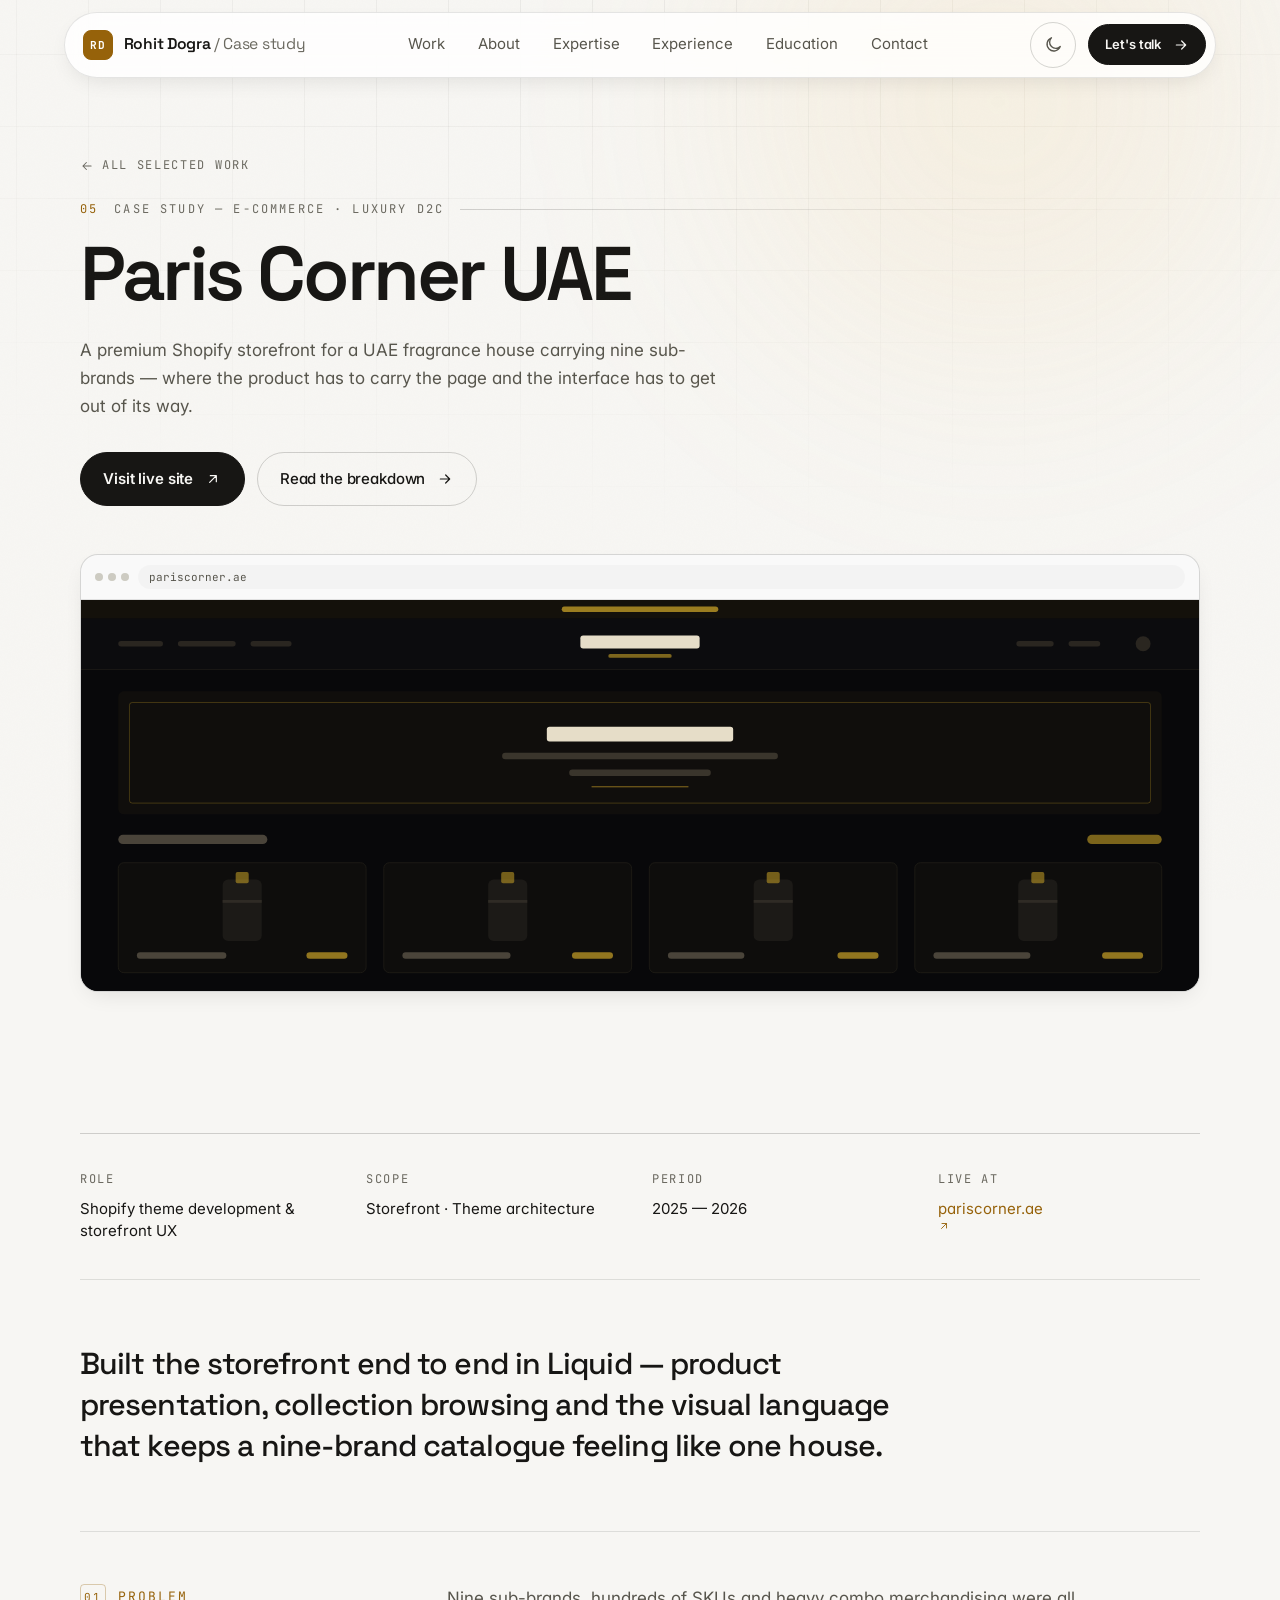
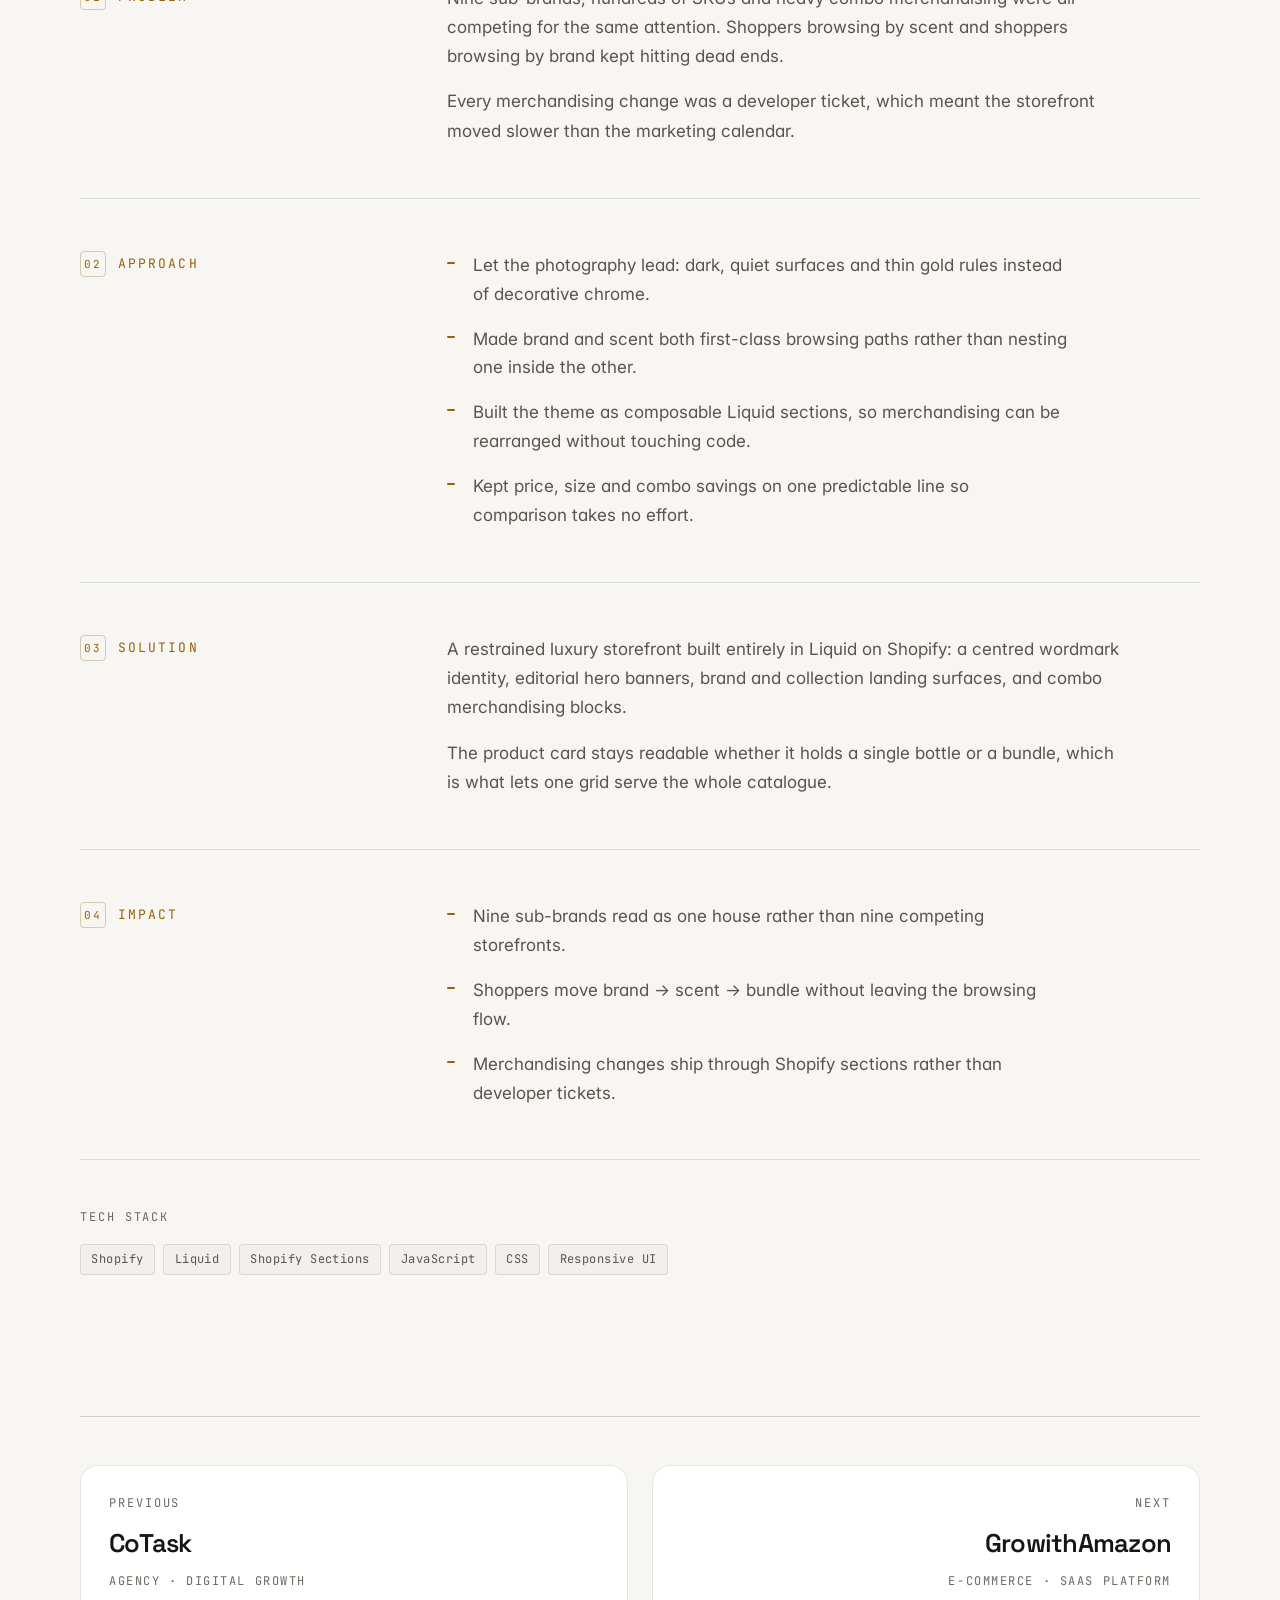
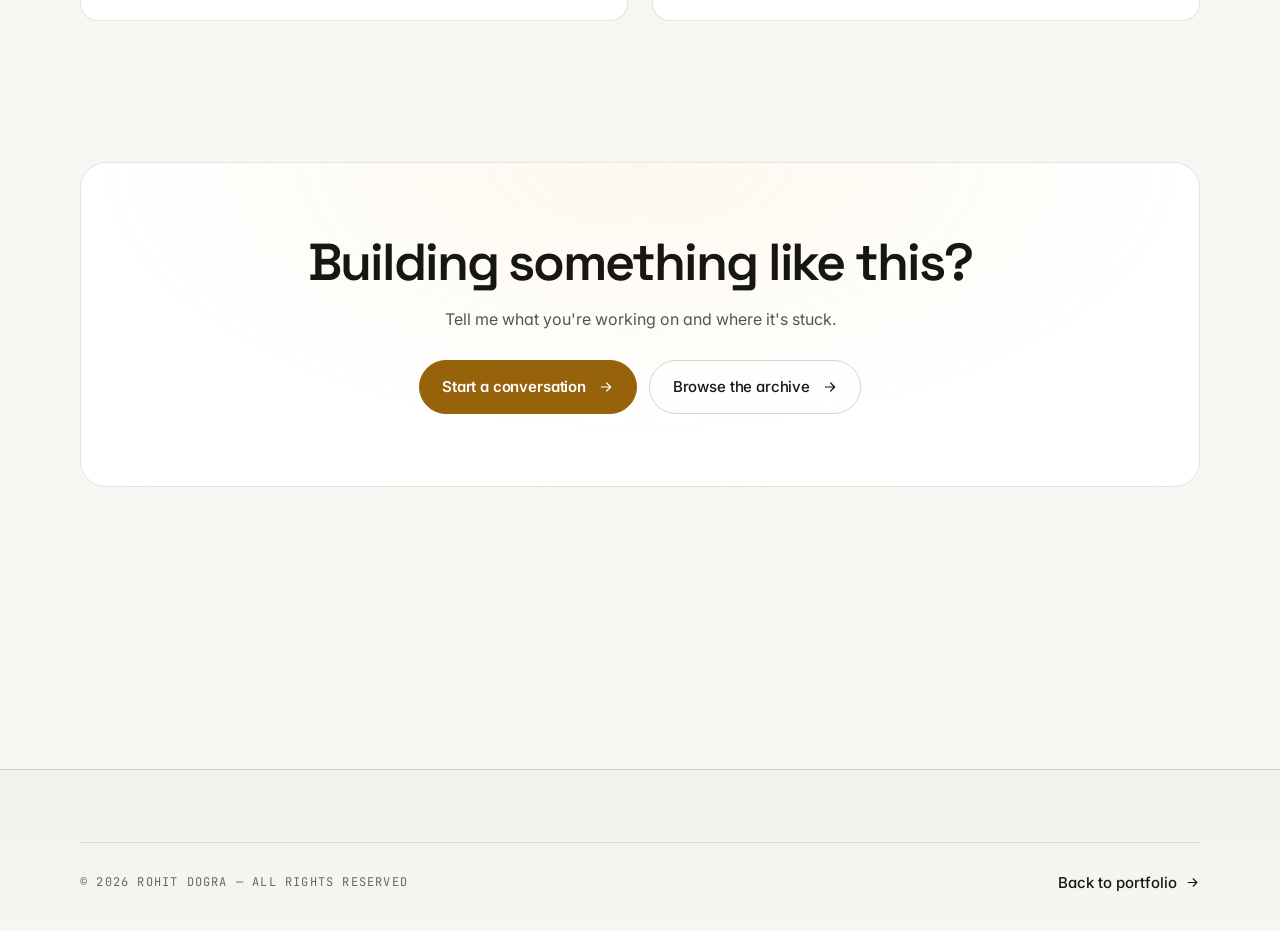
<file: projects/paris-corner/index.html>
<!DOCTYPE html>
<html lang="en">
<head>
<meta charset="UTF-8">
<meta name="viewport" content="width=device-width, initial-scale=1">
<meta name="theme-color" content="#16161a" media="(prefers-color-scheme: dark)">
<meta name="theme-color" content="#f7f6f3" media="(prefers-color-scheme: light)">
<title>Paris Corner UAE — Case study | Rohit Dogra</title>
<meta name="description" content="A premium Shopify storefront for a UAE fragrance house carrying nine sub-brands — where the product has to carry the page and the interface has to get out of its way.">
<meta property="og:type" content="article">
<meta property="og:title" content="Paris Corner UAE — Case study | Rohit Dogra">
<meta property="og:description" content="A premium Shopify storefront for a UAE fragrance house carrying nine sub-brands — where the product has to carry the page and the interface has to get out of its way.">
<script>(function(){var d=document.documentElement;d.classList.add('js');try{var t=localStorage.getItem('theme');if(t==='light'||t==='dark')d.setAttribute('data-theme',t);}catch(e){}})()</script>
<link rel="preconnect" href="https://fonts.googleapis.com">
<link rel="preconnect" href="https://fonts.gstatic.com" crossorigin>
<link rel="stylesheet" href="https://fonts.googleapis.com/css2?family=Inter:wght@400;500;600&family=JetBrains+Mono:wght@400;500;600&family=Space+Grotesk:wght@500;600;700&display=swap">
<link rel="stylesheet" href="/assets/css/style.css?v=1.1.1">
<link id="favicon" rel="icon" href="/assets/images/favhand.png" type="image/png">
</head>
<body>
<a class="skip-link" href="#main">Skip to content</a>

<svg width="0" height="0" aria-hidden="true" focusable="false" style="position:absolute">
  <symbol id="i-arrow-r" viewBox="0 0 24 24" fill="none" stroke="currentColor" stroke-width="1.8" stroke-linecap="round" stroke-linejoin="round"><path d="M5 12h14M13 6l6 6-6 6"/></symbol>
  <symbol id="i-arrow-l" viewBox="0 0 24 24" fill="none" stroke="currentColor" stroke-width="1.8" stroke-linecap="round" stroke-linejoin="round"><path d="M19 12H5M11 18l-6-6 6-6"/></symbol>
  <symbol id="i-arrow-ur" viewBox="0 0 24 24" fill="none" stroke="currentColor" stroke-width="1.8" stroke-linecap="round" stroke-linejoin="round"><path d="M7 17 17 7M8 7h9v9"/></symbol>
  <symbol id="i-arrow-up" viewBox="0 0 24 24" fill="none" stroke="currentColor" stroke-width="1.8" stroke-linecap="round" stroke-linejoin="round"><path d="M12 19V5M6 11l6-6 6 6"/></symbol>
  <symbol id="i-mail" viewBox="0 0 24 24" fill="none" stroke="currentColor" stroke-width="1.7" stroke-linecap="round" stroke-linejoin="round"><rect x="2.5" y="4.5" width="19" height="15" rx="2.5"/><path d="m3 7 8.2 5.6a1.5 1.5 0 0 0 1.6 0L21 7"/></symbol>
  <symbol id="i-github" viewBox="0 0 24 24" fill="currentColor"><path d="M12 1.7a10.3 10.3 0 0 0-3.26 20.07c.51.1.7-.22.7-.5v-1.9c-2.86.63-3.47-1.22-3.47-1.22-.47-1.2-1.15-1.52-1.15-1.52-.94-.64.07-.63.07-.63 1.04.08 1.58 1.07 1.58 1.07.92 1.58 2.42 1.13 3.01.86.1-.67.36-1.13.66-1.39-2.28-.26-4.68-1.14-4.68-5.09 0-1.12.4-2.04 1.06-2.76-.11-.26-.46-1.31.1-2.72 0 0 .86-.28 2.83 1.05a9.8 9.8 0 0 1 5.16 0c1.96-1.33 2.82-1.05 2.82-1.05.56 1.41.21 2.46.11 2.72.66.72 1.06 1.64 1.06 2.76 0 3.96-2.41 4.82-4.7 5.08.37.32.7.95.7 1.92v2.85c0 .28.19.61.71.5A10.3 10.3 0 0 0 12 1.7Z"/></symbol>
  <symbol id="i-linkedin" viewBox="0 0 24 24" fill="currentColor"><path d="M6.94 5.5a2 2 0 1 1-4 0 2 2 0 0 1 4 0ZM3.2 8.98h3.5V21H3.2V8.98Zm5.7 0h3.36v1.64h.05c.47-.85 1.6-1.75 3.3-1.75 3.53 0 4.18 2.24 4.18 5.16V21h-3.5v-5.35c0-1.28-.02-2.92-1.85-2.92-1.85 0-2.13 1.39-2.13 2.83V21H8.9V8.98Z"/></symbol>
  <symbol id="i-instagram" viewBox="0 0 24 24" fill="none" stroke="currentColor" stroke-width="1.7"><rect x="3" y="3" width="18" height="18" rx="5"/><circle cx="12" cy="12" r="3.8"/><circle cx="17.3" cy="6.7" r="1.1" fill="currentColor" stroke="none"/></symbol>
  <symbol id="i-facebook" viewBox="0 0 24 24" fill="currentColor"><path d="M22 12.06C22 6.5 17.52 2 12 2S2 6.5 2 12.06c0 5.02 3.66 9.18 8.44 9.94v-7.03H7.9v-2.9h2.54V9.85c0-2.52 1.5-3.91 3.77-3.91 1.09 0 2.24.2 2.24.2v2.46h-1.26c-1.24 0-1.63.78-1.63 1.57v1.89h2.78l-.45 2.9h-2.33V22c4.78-.76 8.44-4.92 8.44-9.94Z"/></symbol>
  <symbol id="i-file" viewBox="0 0 24 24" fill="none" stroke="currentColor" stroke-width="1.7" stroke-linecap="round" stroke-linejoin="round"><path d="M14 2.5H7A2.5 2.5 0 0 0 4.5 5v14A2.5 2.5 0 0 0 7 21.5h10a2.5 2.5 0 0 0 2.5-2.5V8l-5.5-5.5Z"/><path d="M14 2.5V8h5.5M8.5 13h7M8.5 17h5"/></symbol>
  <symbol id="i-send" viewBox="0 0 24 24" fill="none" stroke="currentColor" stroke-width="1.7" stroke-linecap="round" stroke-linejoin="round"><path d="M21.5 2.5 11 13M21.5 2.5l-6.7 19-3.8-8.5L2.5 9.2l19-6.7Z"/></symbol>
  <symbol id="i-alert" viewBox="0 0 24 24" fill="none" stroke="currentColor" stroke-width="1.8" stroke-linecap="round"><circle cx="12" cy="12" r="9.2"/><path d="M12 7.5v5.2M12 16.3h.01"/></symbol>
  <symbol id="i-sun" viewBox="0 0 24 24" fill="none" stroke="currentColor" stroke-width="1.7" stroke-linecap="round"><circle cx="12" cy="12" r="4.2"/><path d="M12 2.6v2.2M12 19.2v2.2M2.6 12h2.2M19.2 12h2.2M5.4 5.4l1.6 1.6M17 17l1.6 1.6M18.6 5.4L17 7M7 17l-1.6 1.6"/></symbol>
  <symbol id="i-moon" viewBox="0 0 24 24" fill="none" stroke="currentColor" stroke-width="1.7" stroke-linecap="round" stroke-linejoin="round"><path d="M20.5 14.6A8.6 8.6 0 1 1 9.4 3.5a6.9 6.9 0 0 0 11.1 11.1Z"/></symbol>
</svg>

<div class="progress" id="progress" aria-hidden="true"></div>
<div class="ambient" aria-hidden="true"><div class="ambient__grid"></div><div class="ambient__glow ambient__glow--a"></div><div class="ambient__noise"></div></div>

<header class="nav is-stuck" id="nav">
  <div class="nav__inner">
    <a href="/" class="brand" aria-label="Rohit Dogra — home"><span class="brand__mark" aria-hidden="true">RD</span><span>Rohit Dogra<span class="brand__sub"> / Case study</span></span></a>
    <nav aria-label="Primary">
      <ul class="nav__links">
        <li><a href="/#work">Work</a></li><li><a href="/#about">About</a></li>
        <li><a href="/#skills">Expertise</a></li><li><a href="/#experience">Experience</a></li>
        <li><a href="/#education">Education</a></li><li><a href="/#contact">Contact</a></li>
      </ul>
    </nav>
    <div class="nav__cta">
      <button class="nav__theme" id="themeToggle" type="button" aria-label="Switch to light theme">
        <svg class="i-sun" aria-hidden="true"><use href="#i-sun"/></svg>
        <svg class="i-moon" aria-hidden="true"><use href="#i-moon"/></svg>
      </button>
      <a href="/#contact" class="btn btn--primary btn--sm">Let's talk <svg aria-hidden="true"><use href="#i-arrow-r"/></svg></a>
      <button class="nav__burger" id="burger" type="button" aria-expanded="false" aria-controls="navSheet" aria-label="Open menu"><span></span><span></span><span></span></button>
    </div>
  </div>
</header>

<div class="nav__sheet" id="navSheet" inert>
  <ul class="nav__sheet-links">
    <li><a href="/#work"><span class="num">01</span> Work</a></li>
    <li><a href="/#about"><span class="num">02</span> About</a></li>
    <li><a href="/#skills"><span class="num">03</span> Expertise</a></li>
    <li><a href="/#experience"><span class="num">04</span> Experience</a></li>
    <li><a href="/#education"><span class="num">05</span> Education</a></li>
    <li><a href="/#contact"><span class="num">06</span> Contact</a></li>
  </ul>
  <div class="nav__sheet-foot"><a href="mailto:dogra.rohit2002@gmail.com" class="link-arrow link-arrow--accent">dogra.rohit2002@gmail.com</a></div>
</div>

<main id="main">

<section class="cs-head">
  <div class="shell">
    <a href="/#work" class="backlink"><svg aria-hidden="true"><use href="#i-arrow-l"/></svg> All selected work</a>

    <p class="sec-eyebrow"><span class="idx">05</span> Case study &mdash; E-commerce · Luxury D2C</p>

    <h1 class="cs-title">Paris Corner UAE</h1>
    <p class="cs-tagline">A premium Shopify storefront for a UAE fragrance house carrying nine sub-brands — where the product has to carry the page and the interface has to get out of its way.</p>

    <div class="cs-actions">
      <a href="https://pariscorner.ae/" class="btn btn--primary" target="_blank" rel="noopener">Visit live site <svg aria-hidden="true"><use href="#i-arrow-ur"/></svg></a>
      <a href="#overview" class="btn btn--ghost">Read the breakdown <svg aria-hidden="true"><use href="#i-arrow-r"/></svg></a>
    </div>
  </div>
</section>

<section class="shell">
  <div class="frame cs-frame" data-reveal="scale">
    <div class="frame__bar"><span class="frame__dots" aria-hidden="true"><i></i><i></i><i></i></span><span class="frame__url">pariscorner.ae</span></div>
    <div class="frame__screen">
      <svg viewBox="0 0 1200 420" role="img" aria-label="Interface mockup of the Paris Corner fragrance storefront with a centred wordmark, hero banner and a product grid">
                <rect width="1200" height="420" fill="#08080a"/>
                <rect width="1200" height="20" fill="#14110b"/><rect x="516" y="7" width="168" height="6" rx="3" fill="#c9a227" opacity=".75"/>
                <rect y="20" width="1200" height="54" fill="#0c0c0e"/><path d="M0 74.5h1200" stroke="#1e1b16"/>
                <g fill="#2a2620"><rect x="40" y="44" width="48" height="6" rx="3"/><rect x="104" y="44" width="62" height="6" rx="3"/><rect x="182" y="44" width="44" height="6" rx="3"/></g>
                <rect x="536" y="38" width="128" height="14" rx="3" fill="#e6ddc8"/><rect x="566" y="58" width="68" height="4" rx="2" fill="#c9a227" opacity=".6"/>
                <g fill="#2a2620"><rect x="1004" y="44" width="40" height="6" rx="3"/><rect x="1060" y="44" width="34" height="6" rx="3"/><circle cx="1140" cy="47" r="8"/></g>

                <g class="mk-fade mk-fade--1">
                  <rect x="40" y="98" width="1120" height="132" rx="6" fill="#100e0c"/>
                  <rect x="52" y="110" width="1096" height="108" rx="3" fill="none" stroke="#c9a227" stroke-opacity=".3"/>
                  <rect x="500" y="136" width="200" height="16" rx="3" fill="#e6ddc8"/>
                  <rect x="452" y="164" width="296" height="7" rx="3.5" fill="#3a352c"/>
                  <rect x="524" y="182" width="152" height="7" rx="3.5" fill="#3a352c"/>
                  <rect x="548" y="200" width="104" height="1" fill="#c9a227" opacity=".7"/>
                </g>

                <g class="mk-fade mk-fade--2">
                  <rect x="40" y="252" width="160" height="10" rx="5" fill="#4a443a"/>
                  <rect x="1080" y="252" width="80" height="10" rx="5" fill="#c9a227" opacity=".6"/>
                </g>

                <g class="mk-fade mk-fade--3">
                  <g fill="#0e0d0c" stroke="#1e1b16">
                    <rect x="40" y="282" width="266" height="118" rx="6"/><rect x="325" y="282" width="266" height="118" rx="6"/>
                    <rect x="610" y="282" width="266" height="118" rx="6"/><rect x="895" y="282" width="265" height="118" rx="6"/>
                  </g>
                  <g fill="#1c1a17"><rect x="152" y="300" width="42" height="66" rx="6"/><rect x="437" y="300" width="42" height="66" rx="6"/><rect x="722" y="300" width="42" height="66" rx="6"/><rect x="1006" y="300" width="42" height="66" rx="6"/></g>
                  <g fill="#c9a227" opacity=".55"><rect x="166" y="292" width="14" height="12" rx="2"/><rect x="451" y="292" width="14" height="12" rx="2"/><rect x="736" y="292" width="14" height="12" rx="2"/><rect x="1020" y="292" width="14" height="12" rx="2"/></g>
                  <g fill="#2f2b25"><rect x="152" y="322" width="42" height="3"/><rect x="437" y="322" width="42" height="3"/><rect x="722" y="322" width="42" height="3"/><rect x="1006" y="322" width="42" height="3"/></g>
                  <g fill="#4a443a"><rect x="60" y="378" width="96" height="7" rx="3.5"/><rect x="345" y="378" width="116" height="7" rx="3.5"/><rect x="630" y="378" width="82" height="7" rx="3.5"/><rect x="915" y="378" width="104" height="7" rx="3.5"/></g>
                  <g fill="#c9a227" opacity=".7"><rect x="242" y="378" width="44" height="7" rx="3.5"/><rect x="527" y="378" width="44" height="7" rx="3.5"/><rect x="812" y="378" width="44" height="7" rx="3.5"/><rect x="1096" y="378" width="44" height="7" rx="3.5"/></g>
                </g>
              </svg>
    </div>
  </div>
</section>

<section class="section" id="overview">
  <div class="shell">
    <dl class="cs-facts" data-reveal>
      <div><dt>Role</dt><dd>Shopify theme development &amp; storefront UX</dd></div>
      <div><dt>Scope</dt><dd>Storefront · Theme architecture</dd></div>
      <div><dt>Period</dt><dd>2025 — 2026</dd></div>
      <div><dt>Live at</dt><dd><a href="https://pariscorner.ae/" target="_blank" rel="noopener">pariscorner.ae <svg aria-hidden="true" style="width:12px;height:12px;vertical-align:-1px"><use href="#i-arrow-ur"/></svg></a></dd></div>
    </dl>

    <p class="cs-contribution" data-reveal>Built the storefront end to end in Liquid — product presentation, collection browsing and the visual language that keeps a nine-brand catalogue feeling like one house.</p>

    <div class="cs-body">
        <section class="cs-block">
          <div class="cs-block__label"><span class="n">01</span> Problem</div>
          <div class="cs-block__body">
          <p>Nine sub-brands, hundreds of SKUs and heavy combo merchandising were all competing for the same attention. Shoppers browsing by scent and shoppers browsing by brand kept hitting dead ends.</p>
          <p>Every merchandising change was a developer ticket, which meant the storefront moved slower than the marketing calendar.</p>
          </div>
        </section>
        <section class="cs-block">
          <div class="cs-block__label"><span class="n">02</span> Approach</div>
          <div class="cs-block__body">
            <ul>
            <li>Let the photography lead: dark, quiet surfaces and thin gold rules instead of decorative chrome.</li>
            <li>Made brand and scent both first-class browsing paths rather than nesting one inside the other.</li>
            <li>Built the theme as composable Liquid sections, so merchandising can be rearranged without touching code.</li>
            <li>Kept price, size and combo savings on one predictable line so comparison takes no effort.</li>
            </ul>
          </div>
        </section>
        <section class="cs-block">
          <div class="cs-block__label"><span class="n">03</span> Solution</div>
          <div class="cs-block__body">
          <p>A restrained luxury storefront built entirely in Liquid on Shopify: a centred wordmark identity, editorial hero banners, brand and collection landing surfaces, and combo merchandising blocks.</p>
          <p>The product card stays readable whether it holds a single bottle or a bundle, which is what lets one grid serve the whole catalogue.</p>
          </div>
        </section>
        <section class="cs-block">
          <div class="cs-block__label"><span class="n">04</span> Impact</div>
          <div class="cs-block__body">
            <ul>
            <li>Nine sub-brands read as one house rather than nine competing storefronts.</li>
            <li>Shoppers move brand → scent → bundle without leaving the browsing flow.</li>
            <li>Merchandising changes ship through Shopify sections rather than developer tickets.</li>
            </ul>
          </div>
        </section>
    </div>

    <div class="cs-stack" data-reveal>
      <span class="mono">Tech stack</span>
      <ul class="chip-row"><li class="chip">Shopify</li><li class="chip">Liquid</li><li class="chip">Shopify Sections</li><li class="chip">JavaScript</li><li class="chip">CSS</li><li class="chip">Responsive UI</li></ul>
    </div>
  </div>
</section>

<section class="section" style="padding-top:0">
  <div class="shell">
    <nav class="cs-pager" aria-label="Other case studies">
      <a class="cs-pager__link cs-pager__link--prev" href="/projects/cotask/">
        <span class="mono">Previous</span>
        <span class="cs-pager__title">CoTask</span>
        <span class="cs-pager__cat">Agency · Digital Growth</span>
      </a>
      <a class="cs-pager__link cs-pager__link--next" href="/projects/growithamazon/">
        <span class="mono">Next</span>
        <span class="cs-pager__title">GrowithAmazon</span>
        <span class="cs-pager__cat">E-commerce · SaaS Platform</span>
      </a>
    </nav>
  </div>
</section>

<section class="section" style="padding-top:0">
  <div class="shell">
    <div class="cs-cta" data-reveal>
      <h2>Building something like this?</h2>
      <p>Tell me what you're working on and where it's stuck.</p>
      <div class="cs-cta__row">
        <a href="/#contact" class="btn btn--accent">Start a conversation <svg aria-hidden="true"><use href="#i-arrow-r"/></svg></a>
        <a href="/projects" class="btn btn--ghost">Browse the archive <svg aria-hidden="true"><use href="#i-arrow-r"/></svg></a>
      </div>
    </div>
  </div>
</section>

</main>

<footer class="footer">
  <div class="shell">
    <div class="footer__bar">
      <p>&copy; <span id="year">2026</span> Rohit Dogra &mdash; All rights reserved</p>
      <a href="/" class="link-arrow">Back to portfolio <svg aria-hidden="true"><use href="#i-arrow-r"/></svg></a>
    </div>
  </div>
</footer>

<a href="#main" class="totop" id="toTop" aria-label="Back to top"><svg aria-hidden="true"><use href="#i-arrow-up"/></svg></a>
<script src="/assets/js/script.js?v=1.1.1" defer></script>
</body>
</html>
</file>
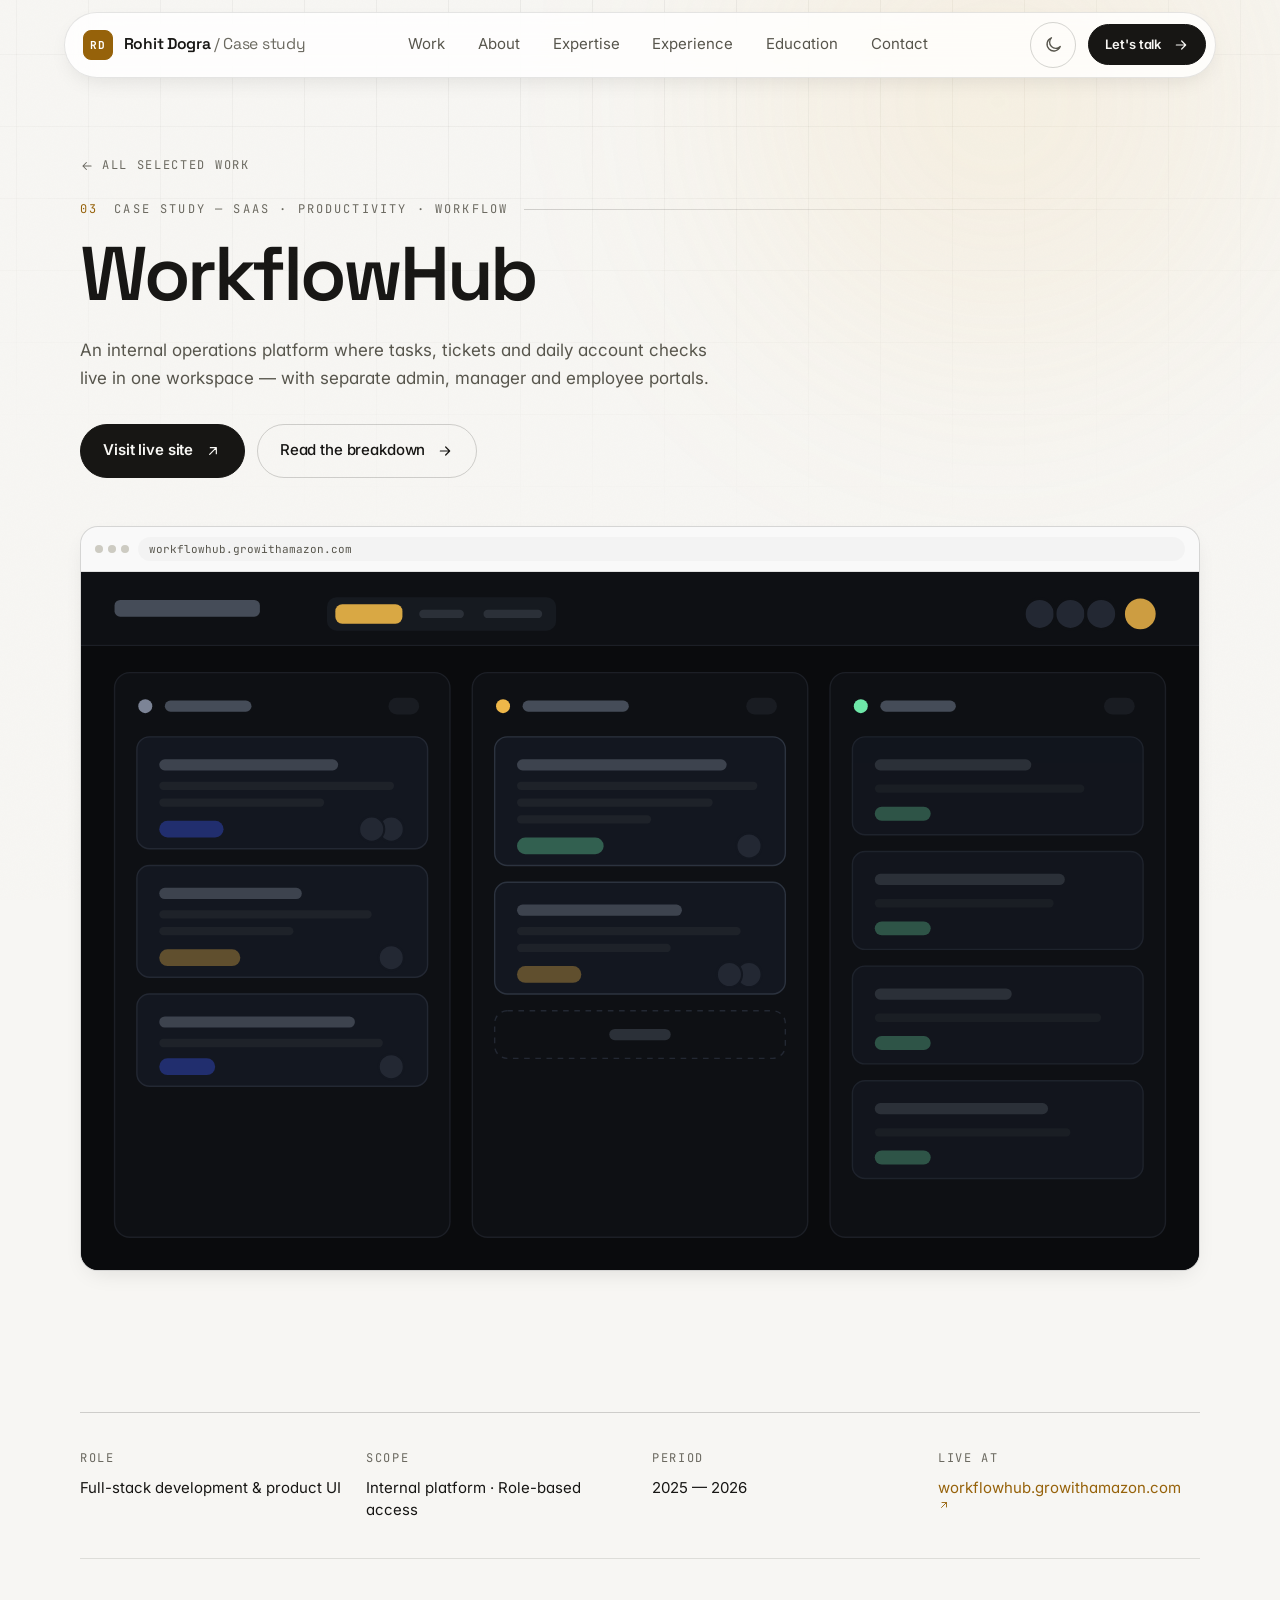
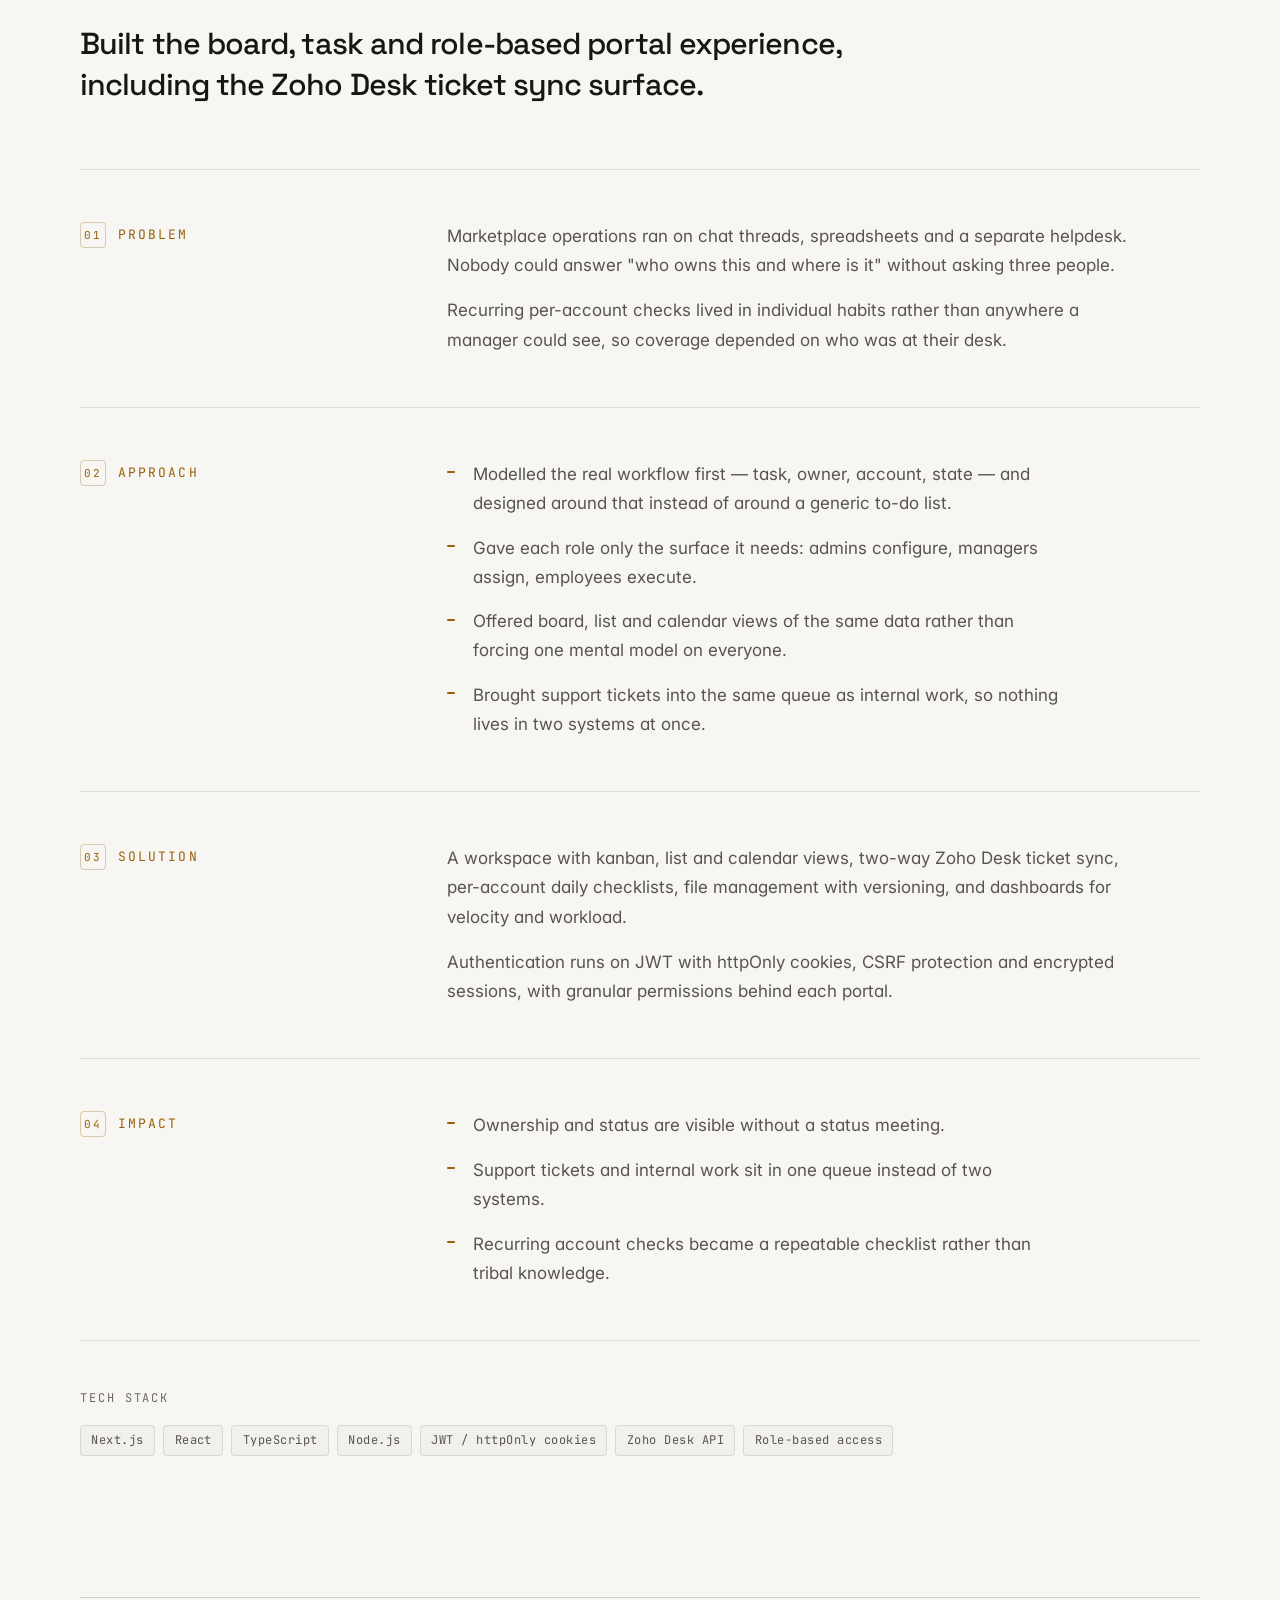
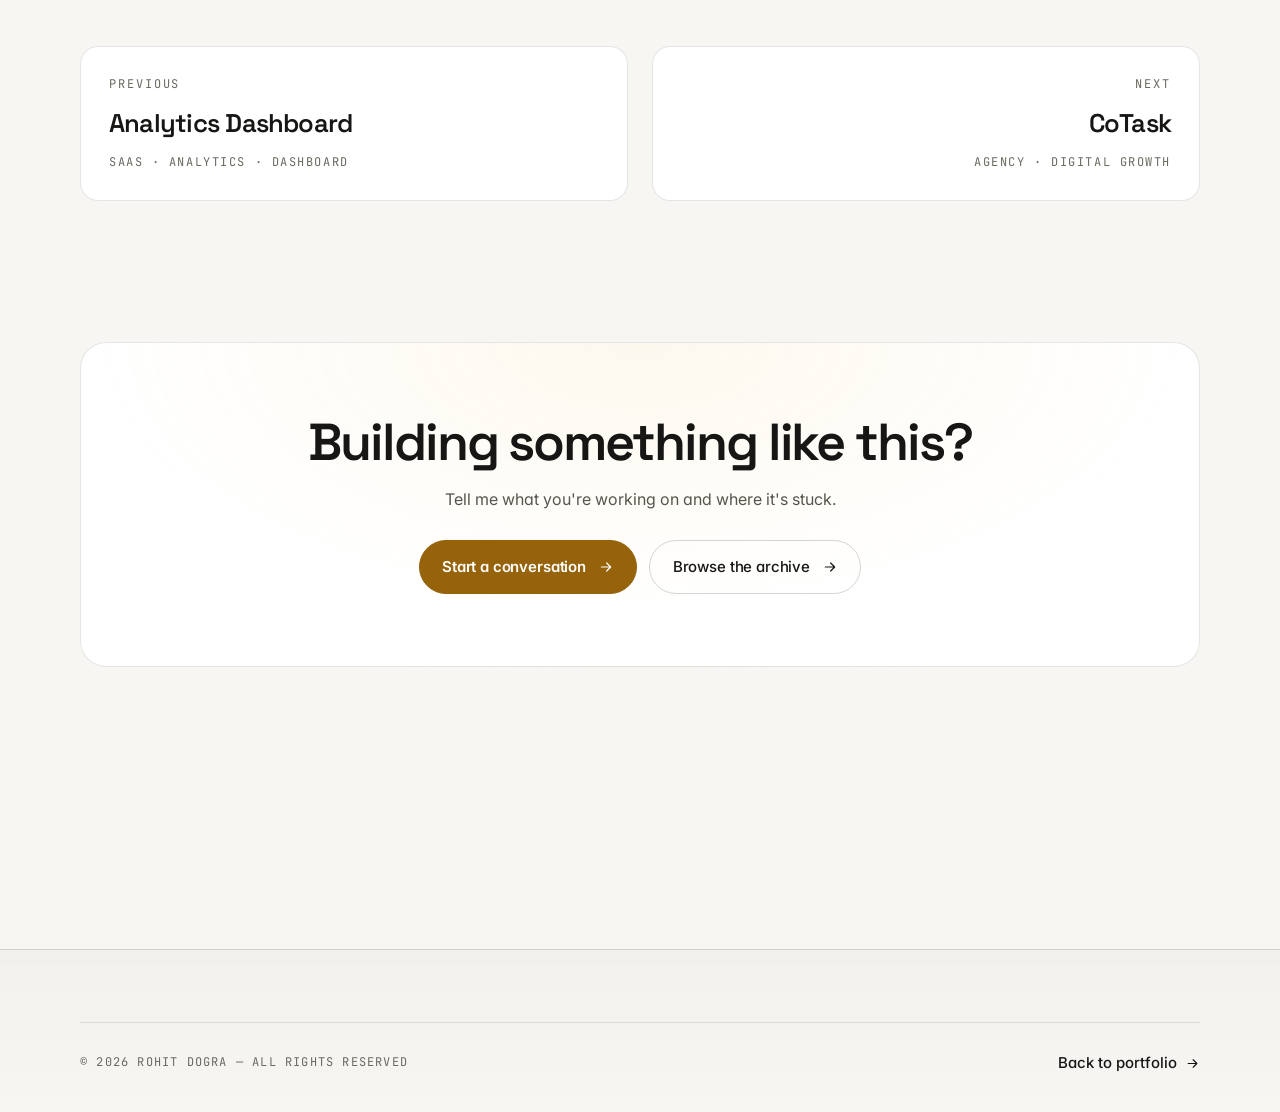
<file: projects/workflowhub/index.html>
<!DOCTYPE html>
<html lang="en">
<head>
<meta charset="UTF-8">
<meta name="viewport" content="width=device-width, initial-scale=1">
<meta name="theme-color" content="#16161a" media="(prefers-color-scheme: dark)">
<meta name="theme-color" content="#f7f6f3" media="(prefers-color-scheme: light)">
<title>WorkflowHub — Case study | Rohit Dogra</title>
<meta name="description" content="An internal operations platform where tasks, tickets and daily account checks live in one workspace — with separate admin, manager and employee portals.">
<meta property="og:type" content="article">
<meta property="og:title" content="WorkflowHub — Case study | Rohit Dogra">
<meta property="og:description" content="An internal operations platform where tasks, tickets and daily account checks live in one workspace — with separate admin, manager and employee portals.">
<script>(function(){var d=document.documentElement;d.classList.add('js');try{var t=localStorage.getItem('theme');if(t==='light'||t==='dark')d.setAttribute('data-theme',t);}catch(e){}})()</script>
<link rel="preconnect" href="https://fonts.googleapis.com">
<link rel="preconnect" href="https://fonts.gstatic.com" crossorigin>
<link rel="stylesheet" href="https://fonts.googleapis.com/css2?family=Inter:wght@400;500;600&family=JetBrains+Mono:wght@400;500;600&family=Space+Grotesk:wght@500;600;700&display=swap">
<link rel="stylesheet" href="/assets/css/style.css?v=1.1.1">
<link id="favicon" rel="icon" href="/assets/images/favhand.png" type="image/png">
</head>
<body>
<a class="skip-link" href="#main">Skip to content</a>

<svg width="0" height="0" aria-hidden="true" focusable="false" style="position:absolute">
  <symbol id="i-arrow-r" viewBox="0 0 24 24" fill="none" stroke="currentColor" stroke-width="1.8" stroke-linecap="round" stroke-linejoin="round"><path d="M5 12h14M13 6l6 6-6 6"/></symbol>
  <symbol id="i-arrow-l" viewBox="0 0 24 24" fill="none" stroke="currentColor" stroke-width="1.8" stroke-linecap="round" stroke-linejoin="round"><path d="M19 12H5M11 18l-6-6 6-6"/></symbol>
  <symbol id="i-arrow-ur" viewBox="0 0 24 24" fill="none" stroke="currentColor" stroke-width="1.8" stroke-linecap="round" stroke-linejoin="round"><path d="M7 17 17 7M8 7h9v9"/></symbol>
  <symbol id="i-arrow-up" viewBox="0 0 24 24" fill="none" stroke="currentColor" stroke-width="1.8" stroke-linecap="round" stroke-linejoin="round"><path d="M12 19V5M6 11l6-6 6 6"/></symbol>
  <symbol id="i-mail" viewBox="0 0 24 24" fill="none" stroke="currentColor" stroke-width="1.7" stroke-linecap="round" stroke-linejoin="round"><rect x="2.5" y="4.5" width="19" height="15" rx="2.5"/><path d="m3 7 8.2 5.6a1.5 1.5 0 0 0 1.6 0L21 7"/></symbol>
  <symbol id="i-github" viewBox="0 0 24 24" fill="currentColor"><path d="M12 1.7a10.3 10.3 0 0 0-3.26 20.07c.51.1.7-.22.7-.5v-1.9c-2.86.63-3.47-1.22-3.47-1.22-.47-1.2-1.15-1.52-1.15-1.52-.94-.64.07-.63.07-.63 1.04.08 1.58 1.07 1.58 1.07.92 1.58 2.42 1.13 3.01.86.1-.67.36-1.13.66-1.39-2.28-.26-4.68-1.14-4.68-5.09 0-1.12.4-2.04 1.06-2.76-.11-.26-.46-1.31.1-2.72 0 0 .86-.28 2.83 1.05a9.8 9.8 0 0 1 5.16 0c1.96-1.33 2.82-1.05 2.82-1.05.56 1.41.21 2.46.11 2.72.66.72 1.06 1.64 1.06 2.76 0 3.96-2.41 4.82-4.7 5.08.37.32.7.95.7 1.92v2.85c0 .28.19.61.71.5A10.3 10.3 0 0 0 12 1.7Z"/></symbol>
  <symbol id="i-linkedin" viewBox="0 0 24 24" fill="currentColor"><path d="M6.94 5.5a2 2 0 1 1-4 0 2 2 0 0 1 4 0ZM3.2 8.98h3.5V21H3.2V8.98Zm5.7 0h3.36v1.64h.05c.47-.85 1.6-1.75 3.3-1.75 3.53 0 4.18 2.24 4.18 5.16V21h-3.5v-5.35c0-1.28-.02-2.92-1.85-2.92-1.85 0-2.13 1.39-2.13 2.83V21H8.9V8.98Z"/></symbol>
  <symbol id="i-instagram" viewBox="0 0 24 24" fill="none" stroke="currentColor" stroke-width="1.7"><rect x="3" y="3" width="18" height="18" rx="5"/><circle cx="12" cy="12" r="3.8"/><circle cx="17.3" cy="6.7" r="1.1" fill="currentColor" stroke="none"/></symbol>
  <symbol id="i-facebook" viewBox="0 0 24 24" fill="currentColor"><path d="M22 12.06C22 6.5 17.52 2 12 2S2 6.5 2 12.06c0 5.02 3.66 9.18 8.44 9.94v-7.03H7.9v-2.9h2.54V9.85c0-2.52 1.5-3.91 3.77-3.91 1.09 0 2.24.2 2.24.2v2.46h-1.26c-1.24 0-1.63.78-1.63 1.57v1.89h2.78l-.45 2.9h-2.33V22c4.78-.76 8.44-4.92 8.44-9.94Z"/></symbol>
  <symbol id="i-file" viewBox="0 0 24 24" fill="none" stroke="currentColor" stroke-width="1.7" stroke-linecap="round" stroke-linejoin="round"><path d="M14 2.5H7A2.5 2.5 0 0 0 4.5 5v14A2.5 2.5 0 0 0 7 21.5h10a2.5 2.5 0 0 0 2.5-2.5V8l-5.5-5.5Z"/><path d="M14 2.5V8h5.5M8.5 13h7M8.5 17h5"/></symbol>
  <symbol id="i-send" viewBox="0 0 24 24" fill="none" stroke="currentColor" stroke-width="1.7" stroke-linecap="round" stroke-linejoin="round"><path d="M21.5 2.5 11 13M21.5 2.5l-6.7 19-3.8-8.5L2.5 9.2l19-6.7Z"/></symbol>
  <symbol id="i-alert" viewBox="0 0 24 24" fill="none" stroke="currentColor" stroke-width="1.8" stroke-linecap="round"><circle cx="12" cy="12" r="9.2"/><path d="M12 7.5v5.2M12 16.3h.01"/></symbol>
  <symbol id="i-sun" viewBox="0 0 24 24" fill="none" stroke="currentColor" stroke-width="1.7" stroke-linecap="round"><circle cx="12" cy="12" r="4.2"/><path d="M12 2.6v2.2M12 19.2v2.2M2.6 12h2.2M19.2 12h2.2M5.4 5.4l1.6 1.6M17 17l1.6 1.6M18.6 5.4L17 7M7 17l-1.6 1.6"/></symbol>
  <symbol id="i-moon" viewBox="0 0 24 24" fill="none" stroke="currentColor" stroke-width="1.7" stroke-linecap="round" stroke-linejoin="round"><path d="M20.5 14.6A8.6 8.6 0 1 1 9.4 3.5a6.9 6.9 0 0 0 11.1 11.1Z"/></symbol>
</svg>

<div class="progress" id="progress" aria-hidden="true"></div>
<div class="ambient" aria-hidden="true"><div class="ambient__grid"></div><div class="ambient__glow ambient__glow--a"></div><div class="ambient__noise"></div></div>

<header class="nav is-stuck" id="nav">
  <div class="nav__inner">
    <a href="/" class="brand" aria-label="Rohit Dogra — home"><span class="brand__mark" aria-hidden="true">RD</span><span>Rohit Dogra<span class="brand__sub"> / Case study</span></span></a>
    <nav aria-label="Primary">
      <ul class="nav__links">
        <li><a href="/#work">Work</a></li><li><a href="/#about">About</a></li>
        <li><a href="/#skills">Expertise</a></li><li><a href="/#experience">Experience</a></li>
        <li><a href="/#education">Education</a></li><li><a href="/#contact">Contact</a></li>
      </ul>
    </nav>
    <div class="nav__cta">
      <button class="nav__theme" id="themeToggle" type="button" aria-label="Switch to light theme">
        <svg class="i-sun" aria-hidden="true"><use href="#i-sun"/></svg>
        <svg class="i-moon" aria-hidden="true"><use href="#i-moon"/></svg>
      </button>
      <a href="/#contact" class="btn btn--primary btn--sm">Let's talk <svg aria-hidden="true"><use href="#i-arrow-r"/></svg></a>
      <button class="nav__burger" id="burger" type="button" aria-expanded="false" aria-controls="navSheet" aria-label="Open menu"><span></span><span></span><span></span></button>
    </div>
  </div>
</header>

<div class="nav__sheet" id="navSheet" inert>
  <ul class="nav__sheet-links">
    <li><a href="/#work"><span class="num">01</span> Work</a></li>
    <li><a href="/#about"><span class="num">02</span> About</a></li>
    <li><a href="/#skills"><span class="num">03</span> Expertise</a></li>
    <li><a href="/#experience"><span class="num">04</span> Experience</a></li>
    <li><a href="/#education"><span class="num">05</span> Education</a></li>
    <li><a href="/#contact"><span class="num">06</span> Contact</a></li>
  </ul>
  <div class="nav__sheet-foot"><a href="mailto:dogra.rohit2002@gmail.com" class="link-arrow link-arrow--accent">dogra.rohit2002@gmail.com</a></div>
</div>

<main id="main">

<section class="cs-head">
  <div class="shell">
    <a href="/#work" class="backlink"><svg aria-hidden="true"><use href="#i-arrow-l"/></svg> All selected work</a>

    <p class="sec-eyebrow"><span class="idx">03</span> Case study &mdash; SaaS · Productivity · Workflow</p>

    <h1 class="cs-title">WorkflowHub</h1>
    <p class="cs-tagline">An internal operations platform where tasks, tickets and daily account checks live in one workspace — with separate admin, manager and employee portals.</p>

    <div class="cs-actions">
      <a href="https://workflowhub.growithamazon.com/" class="btn btn--primary" target="_blank" rel="noopener">Visit live site <svg aria-hidden="true"><use href="#i-arrow-ur"/></svg></a>
      <a href="#overview" class="btn btn--ghost">Read the breakdown <svg aria-hidden="true"><use href="#i-arrow-r"/></svg></a>
    </div>
  </div>
</section>

<section class="shell">
  <div class="frame cs-frame" data-reveal="scale">
    <div class="frame__bar"><span class="frame__dots" aria-hidden="true"><i></i><i></i><i></i></span><span class="frame__url">workflowhub.growithamazon.com</span></div>
    <div class="frame__screen">
      <svg viewBox="0 0 800 500" role="img" aria-label="Interface mockup of a workflow board with three task columns, assignee avatars and status tags">
                  <rect width="800" height="500" fill="#0a0b0d"/>
                  <rect width="800" height="52" fill="#0e1014"/><path d="M0 52.5h800" stroke="#1c1f26"/>
                  <rect x="24" y="20" width="104" height="12" rx="4" fill="#454c58"/>
                  <rect x="176" y="18" width="164" height="24" rx="7" fill="#161a20"/>
                  <rect x="182" y="23" width="48" height="14" rx="5" fill="#efb749" opacity=".9"/>
                  <rect x="242" y="27" width="32" height="6" rx="3" fill="#2b3038"/><rect x="288" y="27" width="42" height="6" rx="3" fill="#2b3038"/>
                  <g fill="#232833" stroke="#0e1014" stroke-width="2"><circle cx="686" cy="30" r="11"/><circle cx="708" cy="30" r="11"/><circle cx="730" cy="30" r="11"/></g>
                  <circle cx="758" cy="30" r="11" fill="#efb749" opacity=".85"/>

                  <g class="mk-fade mk-fade--1">
                    <rect x="24" y="72" width="240" height="404" rx="11" fill="#0e1014" stroke="#1c1f26"/>
                    <circle cx="46" cy="96" r="5" fill="#7c8496"/><rect x="60" y="92" width="62" height="8" rx="4" fill="#454c58"/><rect x="220" y="90" width="22" height="12" rx="6" fill="#191c22"/>
                    <g fill="#131720" stroke="#232833"><rect x="40" y="118" width="208" height="80" rx="9"/><rect x="40" y="210" width="208" height="80" rx="9"/><rect x="40" y="302" width="208" height="66" rx="9"/></g>
                    <g fill="#3d434e"><rect x="56" y="134" width="128" height="8" rx="4"/><rect x="56" y="226" width="102" height="8" rx="4"/><rect x="56" y="318" width="140" height="8" rx="4"/></g>
                    <g fill="#1e2229"><rect x="56" y="150" width="168" height="6" rx="3"/><rect x="56" y="162" width="118" height="6" rx="3"/><rect x="56" y="242" width="152" height="6" rx="3"/><rect x="56" y="254" width="96" height="6" rx="3"/><rect x="56" y="334" width="160" height="6" rx="3"/></g>
                    <rect x="56" y="178" width="46" height="12" rx="6" fill="#3d5aff" opacity=".35"/><rect x="56" y="270" width="58" height="12" rx="6" fill="#efb749" opacity=".35"/><rect x="56" y="348" width="40" height="12" rx="6" fill="#3d5aff" opacity=".35"/>
                    <g fill="#232833" stroke="#131720" stroke-width="1.5"><circle cx="222" cy="184" r="9"/><circle cx="208" cy="184" r="9"/><circle cx="222" cy="276" r="9"/><circle cx="222" cy="354" r="9"/></g>
                  </g>

                  <g class="mk-fade mk-fade--2">
                    <rect x="280" y="72" width="240" height="404" rx="11" fill="#0e1014" stroke="#1c1f26"/>
                    <circle cx="302" cy="96" r="5" fill="#efb749"/><rect x="316" y="92" width="76" height="8" rx="4" fill="#454c58"/><rect x="476" y="90" width="22" height="12" rx="6" fill="#191c22"/>
                    <g fill="#131720" stroke="#2c333f"><rect x="296" y="118" width="208" height="92" rx="9"/><rect x="296" y="222" width="208" height="80" rx="9"/></g>
                    <g fill="#3d434e"><rect x="312" y="134" width="150" height="8" rx="4"/><rect x="312" y="238" width="118" height="8" rx="4"/></g>
                    <g fill="#1e2229"><rect x="312" y="150" width="172" height="6" rx="3"/><rect x="312" y="162" width="140" height="6" rx="3"/><rect x="312" y="174" width="96" height="6" rx="3"/><rect x="312" y="254" width="160" height="6" rx="3"/><rect x="312" y="266" width="110" height="6" rx="3"/></g>
                    <rect x="312" y="190" width="62" height="12" rx="6" fill="#6ee7a8" opacity=".35"/><rect x="312" y="282" width="46" height="12" rx="6" fill="#efb749" opacity=".35"/>
                    <g fill="#232833" stroke="#131720" stroke-width="1.5"><circle cx="478" cy="196" r="9"/><circle cx="478" cy="288" r="9"/><circle cx="464" cy="288" r="9"/></g>
                    <rect x="296" y="314" width="208" height="34" rx="9" fill="none" stroke="#232833" stroke-dasharray="4 4"/><rect x="378" y="327" width="44" height="8" rx="4" fill="#2b3038"/>
                  </g>

                  <g class="mk-fade mk-fade--3">
                    <rect x="536" y="72" width="240" height="404" rx="11" fill="#0e1014" stroke="#1c1f26"/>
                    <circle cx="558" cy="96" r="5" fill="#6ee7a8"/><rect x="572" y="92" width="54" height="8" rx="4" fill="#454c58"/><rect x="732" y="90" width="22" height="12" rx="6" fill="#191c22"/>
                    <g fill="#131720" stroke="#232833" opacity=".8"><rect x="552" y="118" width="208" height="70" rx="9"/><rect x="552" y="200" width="208" height="70" rx="9"/><rect x="552" y="282" width="208" height="70" rx="9"/><rect x="552" y="364" width="208" height="70" rx="9"/></g>
                    <g fill="#2b3038"><rect x="568" y="134" width="112" height="8" rx="4"/><rect x="568" y="216" width="136" height="8" rx="4"/><rect x="568" y="298" width="98" height="8" rx="4"/><rect x="568" y="380" width="124" height="8" rx="4"/></g>
                    <g fill="#1a1e24"><rect x="568" y="152" width="150" height="6" rx="3"/><rect x="568" y="234" width="128" height="6" rx="3"/><rect x="568" y="316" width="162" height="6" rx="3"/><rect x="568" y="398" width="140" height="6" rx="3"/></g>
                    <g fill="#6ee7a8" opacity=".3"><rect x="568" y="168" width="40" height="10" rx="5"/><rect x="568" y="250" width="40" height="10" rx="5"/><rect x="568" y="332" width="40" height="10" rx="5"/><rect x="568" y="414" width="40" height="10" rx="5"/></g>
                  </g>
                </svg>
    </div>
  </div>
</section>

<section class="section" id="overview">
  <div class="shell">
    <dl class="cs-facts" data-reveal>
      <div><dt>Role</dt><dd>Full-stack development &amp; product UI</dd></div>
      <div><dt>Scope</dt><dd>Internal platform · Role-based access</dd></div>
      <div><dt>Period</dt><dd>2025 — 2026</dd></div>
      <div><dt>Live at</dt><dd><a href="https://workflowhub.growithamazon.com/" target="_blank" rel="noopener">workflowhub.growithamazon.com <svg aria-hidden="true" style="width:12px;height:12px;vertical-align:-1px"><use href="#i-arrow-ur"/></svg></a></dd></div>
    </dl>

    <p class="cs-contribution" data-reveal>Built the board, task and role-based portal experience, including the Zoho Desk ticket sync surface.</p>

    <div class="cs-body">
        <section class="cs-block">
          <div class="cs-block__label"><span class="n">01</span> Problem</div>
          <div class="cs-block__body">
          <p>Marketplace operations ran on chat threads, spreadsheets and a separate helpdesk. Nobody could answer &quot;who owns this and where is it&quot; without asking three people.</p>
          <p>Recurring per-account checks lived in individual habits rather than anywhere a manager could see, so coverage depended on who was at their desk.</p>
          </div>
        </section>
        <section class="cs-block">
          <div class="cs-block__label"><span class="n">02</span> Approach</div>
          <div class="cs-block__body">
            <ul>
            <li>Modelled the real workflow first — task, owner, account, state — and designed around that instead of around a generic to-do list.</li>
            <li>Gave each role only the surface it needs: admins configure, managers assign, employees execute.</li>
            <li>Offered board, list and calendar views of the same data rather than forcing one mental model on everyone.</li>
            <li>Brought support tickets into the same queue as internal work, so nothing lives in two systems at once.</li>
            </ul>
          </div>
        </section>
        <section class="cs-block">
          <div class="cs-block__label"><span class="n">03</span> Solution</div>
          <div class="cs-block__body">
          <p>A workspace with kanban, list and calendar views, two-way Zoho Desk ticket sync, per-account daily checklists, file management with versioning, and dashboards for velocity and workload.</p>
          <p>Authentication runs on JWT with httpOnly cookies, CSRF protection and encrypted sessions, with granular permissions behind each portal.</p>
          </div>
        </section>
        <section class="cs-block">
          <div class="cs-block__label"><span class="n">04</span> Impact</div>
          <div class="cs-block__body">
            <ul>
            <li>Ownership and status are visible without a status meeting.</li>
            <li>Support tickets and internal work sit in one queue instead of two systems.</li>
            <li>Recurring account checks became a repeatable checklist rather than tribal knowledge.</li>
            </ul>
          </div>
        </section>
    </div>

    <div class="cs-stack" data-reveal>
      <span class="mono">Tech stack</span>
      <ul class="chip-row"><li class="chip">Next.js</li><li class="chip">React</li><li class="chip">TypeScript</li><li class="chip">Node.js</li><li class="chip">JWT / httpOnly cookies</li><li class="chip">Zoho Desk API</li><li class="chip">Role-based access</li></ul>
    </div>
  </div>
</section>

<section class="section" style="padding-top:0">
  <div class="shell">
    <nav class="cs-pager" aria-label="Other case studies">
      <a class="cs-pager__link cs-pager__link--prev" href="/projects/analytics-dashboard/">
        <span class="mono">Previous</span>
        <span class="cs-pager__title">Analytics Dashboard</span>
        <span class="cs-pager__cat">SaaS · Analytics · Dashboard</span>
      </a>
      <a class="cs-pager__link cs-pager__link--next" href="/projects/cotask/">
        <span class="mono">Next</span>
        <span class="cs-pager__title">CoTask</span>
        <span class="cs-pager__cat">Agency · Digital Growth</span>
      </a>
    </nav>
  </div>
</section>

<section class="section" style="padding-top:0">
  <div class="shell">
    <div class="cs-cta" data-reveal>
      <h2>Building something like this?</h2>
      <p>Tell me what you're working on and where it's stuck.</p>
      <div class="cs-cta__row">
        <a href="/#contact" class="btn btn--accent">Start a conversation <svg aria-hidden="true"><use href="#i-arrow-r"/></svg></a>
        <a href="/projects" class="btn btn--ghost">Browse the archive <svg aria-hidden="true"><use href="#i-arrow-r"/></svg></a>
      </div>
    </div>
  </div>
</section>

</main>

<footer class="footer">
  <div class="shell">
    <div class="footer__bar">
      <p>&copy; <span id="year">2026</span> Rohit Dogra &mdash; All rights reserved</p>
      <a href="/" class="link-arrow">Back to portfolio <svg aria-hidden="true"><use href="#i-arrow-r"/></svg></a>
    </div>
  </div>
</footer>

<a href="#main" class="totop" id="toTop" aria-label="Back to top"><svg aria-hidden="true"><use href="#i-arrow-up"/></svg></a>
<script src="/assets/js/script.js?v=1.1.1" defer></script>
</body>
</html>
</file>
<file: assets/css/style.css>
/* ==========================================================================
   Rohit Dogra — Portfolio Design System
   Direction: Editorial Grid / Swiss minimalism, motion-driven, ink-dark canvas.
   Single accent (amber) used as a signal, never as decoration.
   ========================================================================== */

/* --------------------------------------------------------------------------
   1. Tokens
   -------------------------------------------------------------------------- */
/* --------------------------------------------------------------------------
   1a. Structural tokens — identical in every theme
   -------------------------------------------------------------------------- */
:root {
  /* Type */
  --font-display: "Space Grotesk", "Segoe UI", system-ui, sans-serif;
  --font-body:    "Inter", -apple-system, BlinkMacSystemFont, "Segoe UI", system-ui, sans-serif;
  --font-mono:    "JetBrains Mono", ui-monospace, SFMono-Regular, Menlo, monospace;

  --t-display: clamp(2.05rem, 6.6vw, 4.25rem);
  --t-h1:      clamp(2.4rem, 6vw, 4.5rem);
  --t-h2:      clamp(1.9rem, 4.2vw, 3.25rem);
  --t-h3:      clamp(1.35rem, 2.2vw, 1.8rem);
  --t-h4:      clamp(1.1rem, 1.5vw, 1.3rem);
  --t-lead:    clamp(1.0625rem, 1.25vw, 1.25rem);
  --t-body:    1rem;
  --t-sm:      0.9375rem;
  --t-xs:      0.8125rem;
  --t-label:   0.75rem;

  /* Space — 4pt rhythm */
  --s-1: 0.25rem;  --s-2: 0.5rem;   --s-3: 0.75rem;  --s-4: 1rem;
  --s-5: 1.5rem;   --s-6: 2rem;     --s-7: 3rem;     --s-8: 4rem;
  --s-9: 6rem;     --s-10: 8rem;
  --section-y: clamp(5rem, 11vw, 9.5rem);
  --gutter:    clamp(1.25rem, 5vw, 4rem);
  --shell:     78rem;

  /* Radius */
  --r-xs: 4px;  --r-sm: 8px;  --r-md: 12px;  --r-lg: 18px;  --r-xl: 26px;  --r-full: 999px;

  /* Motion */
  --ease:      cubic-bezier(0.4, 0, 0.2, 1);
  --ease-out:  cubic-bezier(0.16, 1, 0.3, 1);
  --ease-soft: cubic-bezier(0.22, 0.61, 0.36, 1);
  --d-fast: 160ms;
  --d-base: 280ms;
  --d-slow: 620ms;

  /* The nav sits ABOVE the mobile sheet so its burger stays visible and
     tappable as the close control while the menu is open. */
  --z-bg: 0; --z-base: 1; --z-sticky: 40; --z-overlay: 80; --z-nav: 90; --z-top: 100;
}

/* --------------------------------------------------------------------------
   1b. Dark theme — the default.
   Canvas is a warm graphite, not black: pure #000 on a large surface reads
   harsh and makes the amber look neon. Contrast ratios are measured against
   --ink; every foreground token clears WCAG AA (4.5:1) for normal text.
   -------------------------------------------------------------------------- */
:root,
:root[data-theme="dark"] {
  color-scheme: dark;

  --ink:          #16161a;
  --ink-raised:   #1d1d22;
  --ink-card:     #24242a;
  --ink-hover:    #2c2c33;

  --line:         rgba(255, 255, 255, 0.11);
  --line-mid:     rgba(255, 255, 255, 0.19);
  --line-strong:  rgba(255, 255, 255, 0.32);
  --hairline:     #45454a;   /* decoration only: never used for text */

  --fg:           #f6f6f4;   /* 16.8:1 */
  --fg-muted:     #b0b0aa;   /*  8.3:1 */
  --fg-subtle:    #93938d;   /*  5.8:1 */
  --fg-faint:     #84847d;   /*  4.8:1 */

  --accent:       #efb749;   /*  9.9:1 */
  --accent-dim:   #a8802f;
  --accent-hover: #ffc862;
  --accent-wash:  rgba(239, 183, 73, 0.12);
  --accent-line:  rgba(239, 183, 73, 0.34);
  --on-accent:    #16161a;

  --ok:           #6ee7a8;
  --danger:       #ff8577;

  --scrim:        rgba(22, 22, 26, 0.78);
  --scrim-solid:  rgba(22, 22, 26, 0.92);
  --input-bg:     rgba(0, 0, 0, 0.28);
  --surface-tint: rgba(255, 255, 255, 0.03);
  --grid-line:    rgba(255, 255, 255, 0.045);
  --noise-opacity: 0.035;
  --glow-a:       rgba(239, 183, 73, 0.17);
  --glow-b:       rgba(90, 120, 255, 0.12);
  --scroll-thumb: #34343c;
  --scroll-thumb-hover: #4a4a55;
  --photo-filter: grayscale(0.8) contrast(1.02) brightness(1.02);
  --photo-filter-hover: grayscale(0) contrast(1.02) brightness(1.08);

  --e-1: 0 1px 2px rgba(0, 0, 0, 0.4);
  --e-2: 0 8px 24px -8px rgba(0, 0, 0, 0.6);
  --e-3: 0 24px 60px -20px rgba(0, 0, 0, 0.75);
}

/* --------------------------------------------------------------------------
   1c. Light theme — warm paper, not inverted grey.
   The accent darkens to a bronze so it can carry text on paper (amber #efb749
   is only 1.7:1 on white, which would fail everywhere it's used as a link).
   -------------------------------------------------------------------------- */
:root[data-theme="light"] {
  color-scheme: light;

  --ink:          #f7f6f3;
  --ink-raised:   #ffffff;
  --ink-card:     #ffffff;
  --ink-hover:    #efeee9;

  --line:         rgba(24, 22, 18, 0.11);
  --line-mid:     rgba(24, 22, 18, 0.18);
  --line-strong:  rgba(24, 22, 18, 0.30);
  --hairline:     #cdcbc2;

  --fg:           #171614;   /* 16.5:1 */
  --fg-muted:     #57554c;   /*  7.7:1 */
  --fg-subtle:    #6b6960;   /*  5.6:1 */
  --fg-faint:     #726f66;   /*  4.7:1 */

  --accent:       #96620a;   /*  4.8:1 */
  --accent-dim:   #b8842a;
  --accent-hover: #744b05;
  --accent-wash:  rgba(150, 98, 10, 0.10);
  --accent-line:  rgba(150, 98, 10, 0.30);
  --on-accent:    #ffffff;

  --ok:           #1d7a4d;
  --danger:       #b3261e;

  --scrim:        rgba(255, 255, 255, 0.82);
  --scrim-solid:  rgba(247, 246, 243, 0.94);
  --input-bg:     #ffffff;
  --surface-tint: rgba(24, 22, 18, 0.025);
  --grid-line:    rgba(24, 22, 18, 0.055);
  --noise-opacity: 0.02;
  --glow-a:       rgba(239, 183, 73, 0.30);
  --glow-b:       rgba(90, 120, 255, 0.13);
  --scroll-thumb: #c9c7bd;
  --scroll-thumb-hover: #aeaca1;
  --photo-filter: grayscale(0.7) contrast(1.02) brightness(1.02);
  --photo-filter-hover: grayscale(0) contrast(1.02) brightness(1.04);

  --e-1: 0 1px 2px rgba(24, 22, 18, 0.06);
  --e-2: 0 8px 24px -10px rgba(24, 22, 18, 0.14);
  --e-3: 0 24px 60px -22px rgba(24, 22, 18, 0.22);
}

/* Same light palette for visitors whose system asks for it and who have not
   made an explicit choice. */
@media (prefers-color-scheme: light) {
  :root:not([data-theme="dark"]) {
    color-scheme: light;

    --ink:          #f7f6f3;
    --ink-raised:   #ffffff;
    --ink-card:     #ffffff;
    --ink-hover:    #efeee9;

    --line:         rgba(24, 22, 18, 0.11);
    --line-mid:     rgba(24, 22, 18, 0.18);
    --line-strong:  rgba(24, 22, 18, 0.30);
    --hairline:     #cdcbc2;

    --fg:           #171614;
    --fg-muted:     #57554c;
    --fg-subtle:    #6b6960;
    --fg-faint:     #726f66;

    --accent:       #96620a;
    --accent-dim:   #b8842a;
    --accent-hover: #744b05;
    --accent-wash:  rgba(150, 98, 10, 0.10);
    --accent-line:  rgba(150, 98, 10, 0.30);
    --on-accent:    #ffffff;

    --ok:           #1d7a4d;
    --danger:       #b3261e;

    --scrim:        rgba(255, 255, 255, 0.82);
    --scrim-solid:  rgba(247, 246, 243, 0.94);
    --input-bg:     #ffffff;
    --surface-tint: rgba(24, 22, 18, 0.025);
    --grid-line:    rgba(24, 22, 18, 0.055);
    --noise-opacity: 0.02;
    --glow-a:       rgba(239, 183, 73, 0.30);
    --glow-b:       rgba(90, 120, 255, 0.13);
    --scroll-thumb: #c9c7bd;
    --scroll-thumb-hover: #aeaca1;
    --photo-filter: grayscale(0.7) contrast(1.02) brightness(1.02);
    --photo-filter-hover: grayscale(0) contrast(1.02) brightness(1.04);

    --e-1: 0 1px 2px rgba(24, 22, 18, 0.06);
    --e-2: 0 8px 24px -10px rgba(24, 22, 18, 0.14);
    --e-3: 0 24px 60px -22px rgba(24, 22, 18, 0.22);
  }
}

/* --------------------------------------------------------------------------
   2. Reset & base
   -------------------------------------------------------------------------- */
*, *::before, *::after { box-sizing: border-box; }

* { margin: 0; padding: 0; }

html {
  -webkit-text-size-adjust: 100%;
  scroll-behavior: smooth;
  scroll-padding-top: 6.5rem;
}

body {
  background: var(--ink);
  color: var(--fg);
  font-family: var(--font-body);
  font-size: var(--t-body);
  line-height: 1.65;
  font-feature-settings: "kern" 1, "liga" 1, "cv11" 1;
  -webkit-font-smoothing: antialiased;
  -moz-osx-font-smoothing: grayscale;
  overflow-x: hidden;
  overflow-x: clip;
  text-rendering: optimizeLegibility;
}

body.is-locked { overflow: hidden; }

img, svg, video { display: block; max-width: 100%; }
img { height: auto; }

button, input, textarea, select { font: inherit; color: inherit; }
button { background: none; border: 0; cursor: pointer; }

a { color: inherit; text-decoration: none; }

h1, h2, h3, h4, h5 {
  font-family: var(--font-display);
  font-weight: 600;
  line-height: 1.05;
  letter-spacing: -0.03em;
  text-wrap: balance;
}

p { text-wrap: pretty; overflow-wrap: anywhere; }

::selection { background: var(--accent); color: var(--on-accent); }

:focus-visible {
  outline: 2px solid var(--accent);
  outline-offset: 3px;
  border-radius: var(--r-xs);
}

/* Scrollbar */
html::-webkit-scrollbar { width: 10px; }
html::-webkit-scrollbar-track { background: var(--ink); }
html::-webkit-scrollbar-thumb { background: var(--scroll-thumb); border-radius: var(--r-full); border: 3px solid var(--ink); }
html::-webkit-scrollbar-thumb:hover { background: var(--scroll-thumb-hover); }

.skip-link {
  position: absolute; top: 0; left: 50%;
  transform: translate(-50%, -140%);
  z-index: var(--z-top);
  background: var(--accent); color: var(--ink);
  padding: var(--s-3) var(--s-5);
  border-radius: 0 0 var(--r-sm) var(--r-sm);
  font-weight: 600; font-size: var(--t-sm);
  transition: transform var(--d-base) var(--ease-out);
}
.skip-link:focus-visible { transform: translate(-50%, 0); }

.sr-only {
  position: absolute; width: 1px; height: 1px;
  padding: 0; margin: -1px; overflow: hidden;
  clip: rect(0 0 0 0); white-space: nowrap; border: 0;
}

/* --------------------------------------------------------------------------
   3. Layout primitives
   -------------------------------------------------------------------------- */
.shell {
  width: 100%;
  max-width: var(--shell);
  margin-inline: auto;
  padding-inline: var(--gutter);
}
.shell--wide { max-width: 88rem; }

.section { padding-block: var(--section-y); position: relative; }
.section + .section { padding-top: 0; }

/* Section header — mono index, rule, title, lead. The editorial signature. */
.sec-head { margin-bottom: clamp(2.5rem, 5vw, 4.5rem); }

.sec-eyebrow {
  display: flex; align-items: center; gap: var(--s-4);
  font-family: var(--font-mono);
  font-size: var(--t-label);
  letter-spacing: 0.18em;
  text-transform: uppercase;
  color: var(--fg-subtle);
  margin-bottom: var(--s-5);
}
.sec-eyebrow .idx { color: var(--accent); }
.sec-eyebrow::after {
  content: ""; flex: 1; height: 1px;
  background: linear-gradient(90deg, var(--line-mid), transparent);
}

.sec-title { font-size: var(--t-h2); max-width: 24ch; }
.sec-title em { font-style: normal; color: var(--fg-subtle); }

.sec-lead {
  margin-top: var(--s-5);
  max-width: 56ch;
  font-size: var(--t-lead);
  line-height: 1.65;
  color: var(--fg-muted);
}

.sec-head--split {
  display: grid;
  grid-template-columns: minmax(0, 1fr) minmax(0, 0.85fr);
  gap: var(--s-6) var(--s-8);
  align-items: end;
}
.sec-head--split .sec-eyebrow { grid-column: 1 / -1; }
@media (max-width: 860px) {
  .sec-head--split { grid-template-columns: 1fr; align-items: start; }
}

/* Mono label — reused everywhere for meta */
.mono {
  font-family: var(--font-mono);
  font-size: var(--t-label);
  letter-spacing: 0.16em;
  text-transform: uppercase;
  color: var(--fg-subtle);
}

/* --------------------------------------------------------------------------
   4. Buttons
   -------------------------------------------------------------------------- */
.btn {
  --btn-bg: transparent;
  --btn-fg: var(--fg);
  --btn-bd: var(--line-mid);
  position: relative;
  display: inline-flex; align-items: center; gap: var(--s-3);
  min-height: 48px;
  padding: 0.85rem 1.4rem;
  border: 1px solid var(--btn-bd);
  border-radius: var(--r-full);
  background: var(--btn-bg);
  color: var(--btn-fg);
  font-family: var(--font-body);
  font-size: var(--t-sm);
  font-weight: 500;
  letter-spacing: -0.01em;
  white-space: nowrap;
  cursor: pointer;
  overflow: hidden;
  transition: border-color var(--d-base) var(--ease),
              background-color var(--d-base) var(--ease),
              color var(--d-base) var(--ease),
              transform var(--d-fast) var(--ease-out);
}
.btn svg { width: 16px; height: 16px; flex: none; transition: transform var(--d-base) var(--ease-out); }
.btn:hover { transform: translateY(-2px); }
.btn:active { transform: translateY(0); }

.btn--primary { --btn-bg: var(--fg); --btn-fg: var(--ink); --btn-bd: var(--fg); font-weight: 600; }
.btn--primary:hover { --btn-bg: var(--fg); --btn-bd: var(--fg); }
.btn--primary:hover svg { transform: translateX(3px); }

.btn--accent { --btn-bg: var(--accent); --btn-fg: var(--on-accent); --btn-bd: var(--accent); font-weight: 600; }
.btn--accent:hover { --btn-bg: var(--accent-hover); --btn-bd: var(--accent-hover); }

.btn--ghost:hover { --btn-bd: var(--line-strong); background: var(--surface-tint); }
.btn--ghost:hover svg { transform: translate(2px, -2px); }

.btn--sm { min-height: 40px; padding: 0.55rem 1rem; font-size: var(--t-xs); }

/* Arrow link — text link with a sliding rule underneath */
.link-arrow {
  display: inline-flex; align-items: center; gap: var(--s-2);
  font-size: var(--t-sm); font-weight: 500;
  color: var(--fg);
  padding-block: var(--s-1);
  position: relative;
}
.link-arrow svg { width: 15px; height: 15px; transition: transform var(--d-base) var(--ease-out); }
.link-arrow::after {
  content: ""; position: absolute; left: 0; right: 0; bottom: 0;
  height: 1px; background: currentColor;
  transform: scaleX(0); transform-origin: right;
  transition: transform var(--d-base) var(--ease-out);
}
.link-arrow:hover::after { transform: scaleX(1); transform-origin: left; }
.link-arrow:hover svg { transform: translate(3px, -3px); }
.link-arrow--accent { color: var(--accent); }

/* --------------------------------------------------------------------------
   5. Chips, tags, pills
   -------------------------------------------------------------------------- */
.chip {
  display: inline-flex; align-items: center; gap: var(--s-2);
  padding: 0.3rem 0.65rem;
  border: 1px solid var(--line);
  border-radius: var(--r-xs);
  background: var(--surface-tint);
  font-family: var(--font-mono);
  font-size: var(--t-label);
  letter-spacing: 0.04em;
  color: var(--fg-muted);
  white-space: nowrap;
  transition: border-color var(--d-base) var(--ease), color var(--d-base) var(--ease);
}
.chip-row { display: flex; flex-wrap: wrap; gap: var(--s-2); }

.status {
  display: inline-flex; align-items: center; gap: 0.6rem;
  padding: 0.4rem 0.9rem 0.4rem 0.7rem;
  border: 1px solid var(--line-mid);
  border-radius: var(--r-full);
  background: var(--surface-tint);
  font-family: var(--font-mono);
  font-size: var(--t-label);
  letter-spacing: 0.12em;
  text-transform: uppercase;
  color: var(--fg-muted);
}
.status .dot {
  width: 7px; height: 7px; border-radius: 50%;
  background: var(--ok); flex: none;
  box-shadow: 0 0 0 0 rgba(110, 231, 168, 0.6);
  animation: pulse 2.4s var(--ease) infinite;
}
@keyframes pulse {
  0%   { box-shadow: 0 0 0 0 rgba(110, 231, 168, 0.55); }
  70%  { box-shadow: 0 0 0 7px rgba(110, 231, 168, 0); }
  100% { box-shadow: 0 0 0 0 rgba(110, 231, 168, 0); }
}

/* --------------------------------------------------------------------------
   6. Reveal on scroll
   -------------------------------------------------------------------------- */
.js [data-reveal] {
  opacity: 0;
  transform: translateY(22px);
  transition: opacity 780ms var(--ease-out), transform 780ms var(--ease-out);
  transition-delay: var(--reveal-delay, 0ms);
  will-change: opacity, transform;
}
.js [data-reveal].is-in { opacity: 1; transform: none; }
.js [data-reveal="fade"] { transform: none; }
.js [data-reveal="left"]  { transform: translateX(-24px); }
.js [data-reveal="right"] { transform: translateX(24px); }
.js [data-reveal="scale"] { transform: scale(0.965); }

/* Line-mask reveal for display type */
.mask-line { display: block; overflow: hidden; padding-bottom: 0.08em; margin-bottom: -0.08em; }
.js .mask-line > span {
  display: block;
  transform: translateY(105%);
  transition: transform 1000ms var(--ease-out);
  transition-delay: var(--reveal-delay, 0ms);
}
.js.is-loaded .mask-line > span { transform: translateY(0); }

/* --------------------------------------------------------------------------
   7. Scroll progress
   -------------------------------------------------------------------------- */
.progress {
  position: fixed; inset: 0 0 auto 0;
  height: 2px; z-index: var(--z-top);
  background: var(--accent);
  transform: scaleX(0); transform-origin: left;
  will-change: transform;
  pointer-events: none;
}

/* --------------------------------------------------------------------------
   8. Navigation
   -------------------------------------------------------------------------- */
.nav {
  position: fixed; top: 0; left: 0; right: 0;
  z-index: var(--z-nav);
  padding: var(--s-5) var(--gutter);
  transition: padding var(--d-slow) var(--ease-out);
}
.nav.is-stuck { padding-block: var(--s-3); }

.nav__inner {
  max-width: var(--shell);
  margin-inline: auto;
  display: flex; align-items: center; justify-content: space-between;
  gap: var(--s-5);
  padding: 0.55rem 0.55rem 0.55rem 1.1rem;
  border: 1px solid transparent;
  border-radius: var(--r-full);
  transition: background-color var(--d-slow) var(--ease-out),
              border-color var(--d-slow) var(--ease-out),
              box-shadow var(--d-slow) var(--ease-out),
              backdrop-filter var(--d-slow) var(--ease-out);
}
.nav.is-stuck .nav__inner {
  background: var(--scrim);
  border-color: var(--line);
  box-shadow: var(--e-2);
  -webkit-backdrop-filter: blur(16px) saturate(160%);
  backdrop-filter: blur(16px) saturate(160%);
}

.brand {
  display: inline-flex; align-items: center; gap: 0.7rem;
  min-height: 44px;
  min-width: 0;
  overflow: hidden;
  white-space: nowrap;
  font-family: var(--font-display);
  font-weight: 600; font-size: 0.98rem;
  letter-spacing: -0.02em;
}
.brand__mark {
  width: 30px; height: 30px; flex: none;
  display: grid; place-items: center;
  border: 1px solid var(--line-mid);
  border-radius: var(--r-sm);
  font-family: var(--font-mono);
  font-size: 0.6875rem; font-weight: 700;
  letter-spacing: 0.04em;
  color: var(--on-accent);
  background: var(--accent);
  border-color: var(--accent);
  transition: transform var(--d-base) var(--ease-out), border-color var(--d-base) var(--ease);
}
.brand:hover .brand__mark { transform: rotate(-8deg) scale(1.06); border-color: var(--accent-line); }
.brand__sub { color: var(--fg-subtle); font-weight: 400; }
.brand > span:last-child { overflow: hidden; text-overflow: ellipsis; }

/* Desktop links with a sliding indicator */
.nav__links {
  position: relative;
  display: flex; align-items: center; gap: 0.15rem;
  list-style: none;
}
.nav__links a {
  position: relative; z-index: 1;
  display: block;
  padding: 0.55rem 0.95rem;
  border-radius: var(--r-full);
  font-size: var(--t-sm);
  color: var(--fg-muted);
  transition: color var(--d-base) var(--ease);
}
.nav__links a:hover { color: var(--fg); }
.nav__links a.is-active { color: var(--fg); }
.nav__pill {
  position: absolute; top: 0; left: 0; z-index: 0;
  height: 100%;
  border-radius: var(--r-full);
  background: var(--ink-hover);
  border: 1px solid var(--line);
  opacity: 0;
  transition: transform var(--d-slow) var(--ease-out),
              width var(--d-slow) var(--ease-out),
              opacity var(--d-base) var(--ease);
  pointer-events: none;
}
.nav__pill.is-on { opacity: 1; }

.nav__cta { display: flex; align-items: center; gap: var(--s-3); flex: none; }

/* Hamburger */
.nav__burger {
  display: none;
  width: 46px; height: 46px;
  border: 1px solid var(--line-mid);
  border-radius: var(--r-full);
  place-items: center;
  position: relative; z-index: var(--z-top);
}
/* Bars are anchored to the button's centre and offset outward, so the open
   state simply drops the offset — the two strokes meet exactly, no magic
   numbers that drift when the bar height or gap changes. */
.nav__burger span {
  position: absolute;
  top: 50%; left: 50%;
  width: 17px; height: 1.5px;
  background: var(--fg); border-radius: 2px;
  transform: translate(-50%, -50%) translateY(var(--bar-y, 0px));
  transition: transform var(--d-base) var(--ease-out), opacity var(--d-fast) var(--ease);
}
.nav__burger span:nth-child(1) { --bar-y: -6px; }
.nav__burger span:nth-child(3) { --bar-y: 6px; }
.nav__burger[aria-expanded="true"] span:nth-child(1) { transform: translate(-50%, -50%) rotate(45deg); }
.nav__burger[aria-expanded="true"] span:nth-child(2) { opacity: 0; }
.nav__burger[aria-expanded="true"] span:nth-child(3) { transform: translate(-50%, -50%) rotate(-45deg); }

/* Mobile sheet */
.nav__sheet {
  position: fixed; inset: 0;
  z-index: var(--z-overlay);
  background: var(--ink);
  padding: 7rem var(--gutter) var(--s-7);
  display: flex; flex-direction: column; justify-content: space-between;
  clip-path: circle(0% at calc(100% - 3.5rem) 3rem);
  transition: clip-path 680ms var(--ease-out);
  visibility: hidden;
  overflow-y: auto;
}
.nav__sheet.is-open { clip-path: circle(150% at calc(100% - 3.5rem) 3rem); visibility: visible; }

.nav__sheet-links { list-style: none; display: flex; flex-direction: column; }
.nav__sheet-links li { border-bottom: 1px solid var(--line); }
.nav__sheet-links a {
  display: flex; align-items: baseline; gap: var(--s-4);
  padding: var(--s-5) 0;
  font-family: var(--font-display);
  font-size: clamp(1.9rem, 9vw, 2.75rem);
  font-weight: 600; letter-spacing: -0.035em;
  opacity: 0; transform: translateY(18px);
  transition: opacity 520ms var(--ease-out), transform 520ms var(--ease-out), color var(--d-base) var(--ease);
}
.nav__sheet.is-open .nav__sheet-links a { opacity: 1; transform: none; }
.nav__sheet-links a:hover, .nav__sheet-links a:focus-visible { color: var(--accent); }
.nav__sheet-links .num {
  font-family: var(--font-mono); font-size: var(--t-label);
  color: var(--accent); letter-spacing: 0.1em;
}
.nav__sheet-foot {
  display: flex; flex-wrap: wrap; gap: var(--s-4);
  align-items: center; justify-content: space-between;
  padding-top: var(--s-6);
  opacity: 0; transition: opacity 520ms var(--ease-out) 380ms;
}
.nav__sheet.is-open .nav__sheet-foot { opacity: 1; }

@media (max-width: 940px) {
  .nav__links, .nav__cta .btn { display: none; }
  .nav__burger { display: grid; }
  .nav__inner { background: var(--scrim); border-color: var(--line);
    -webkit-backdrop-filter: blur(16px); backdrop-filter: blur(16px); }
}
@media (min-width: 941px) { .nav__sheet { display: none; } }

/* --------------------------------------------------------------------------
   9. Ambient background
   -------------------------------------------------------------------------- */
.ambient {
  position: fixed; inset: 0;
  z-index: var(--z-bg);
  pointer-events: none;
  overflow: hidden;
}
.ambient__grid {
  position: absolute; inset: -10%;
  background-image:
    linear-gradient(to right, var(--grid-line) 1px, transparent 1px),
    linear-gradient(to bottom, var(--grid-line) 1px, transparent 1px);
  background-size: 72px 72px;
  mask-image: radial-gradient(ellipse 90% 70% at 50% 0%, #000 15%, transparent 85%);
  -webkit-mask-image: radial-gradient(ellipse 90% 70% at 50% 0%, #000 15%, transparent 85%);
}
.ambient__glow {
  position: absolute;
  width: 60vw; height: 60vw;
  max-width: 900px; max-height: 900px;
  border-radius: 50%;
  filter: blur(110px);
  opacity: 0.5;
}
.ambient__glow--a { top: -22vw; left: 48%; background: radial-gradient(circle, var(--glow-a), transparent 68%); }
.ambient__glow--b { top: -16vw; left: -12vw; background: radial-gradient(circle, var(--glow-b), transparent 68%); }
.ambient__noise {
  position: absolute; inset: 0;
  opacity: var(--noise-opacity);
  background-image: url("data:image/svg+xml,%3Csvg xmlns='http://www.w3.org/2000/svg' width='140' height='140'%3E%3Cfilter id='n'%3E%3CfeTurbulence type='fractalNoise' baseFrequency='0.85' numOctaves='3'/%3E%3C/filter%3E%3Crect width='100%25' height='100%25' filter='url(%23n)'/%3E%3C/svg%3E");
}

/* --------------------------------------------------------------------------
   10. Hero
   -------------------------------------------------------------------------- */
.hero {
  position: relative;
  min-height: 100svh;
  display: flex; flex-direction: column; justify-content: center;
  padding-top: clamp(5.75rem, 11vh, 8rem);
  padding-bottom: var(--s-5);
}

.hero__grid {
  display: grid;
  grid-template-columns: minmax(0, 1fr) minmax(0, 0.6fr);
  gap: clamp(2.5rem, 6vw, 4.5rem);
  align-items: start;
}

.hero__kicker {
  display: flex; flex-wrap: wrap; align-items: center; gap: var(--s-3) var(--s-5);
  margin-bottom: var(--s-5);
}
.hero__role {
  font-family: var(--font-mono);
  font-size: var(--t-label);
  letter-spacing: 0.18em; text-transform: uppercase;
  color: var(--fg-subtle);
}

.hero__title {
  font-size: var(--t-display);
  font-weight: 600;
  line-height: 1.0;
  letter-spacing: -0.045em;
  margin-bottom: clamp(1.5rem, 3.2vw, 2.5rem);
  max-width: 20ch;
}
.hero__title .hl { position: relative; color: var(--accent); white-space: nowrap; }
.hero__title .hl::after {
  content: ""; position: absolute; left: 0; right: 0; bottom: 0.08em;
  height: 0.055em; background: var(--accent-line); border-radius: 2px;
}
.js .hero__title .hl::after {
  content: ""; position: absolute; left: 0; right: 0; bottom: 0.08em;
  height: 0.055em; background: var(--accent-line); border-radius: 2px;
  transform: scaleX(0); transform-origin: left;
  transition: transform 900ms var(--ease-out) 900ms;
}
.js.is-loaded .hero__title .hl::after { transform: scaleX(1); }

.hero__lead {
  max-width: 52ch;
  font-size: var(--t-lead);
  line-height: 1.7;
  color: var(--fg-muted);
  margin-bottom: var(--s-6);
}
.hero__lead strong { color: var(--fg); font-weight: 600; }

.hero__actions {
  display: flex; flex-wrap: wrap; gap: var(--s-3);
  margin-bottom: var(--s-6);
}

.hero__socials { display: flex; align-items: center; gap: var(--s-5); flex-wrap: wrap; }
.hero__socials .mono { white-space: nowrap; }
.social-row { display: flex; align-items: center; gap: var(--s-1); list-style: none; }
.social-row a {
  width: 42px; height: 42px;
  display: grid; place-items: center;
  border-radius: var(--r-full);
  color: var(--fg-subtle);
  transition: color var(--d-base) var(--ease), background-color var(--d-base) var(--ease), transform var(--d-base) var(--ease-out);
}
.social-row svg { width: 18px; height: 18px; }
.social-row a:hover { color: var(--fg); background: var(--ink-hover); transform: translateY(-3px); }

/* Portrait */
.hero__media { position: relative; justify-self: end; width: 100%; max-width: 19rem; }
.portrait {
  position: relative;
  aspect-ratio: 4 / 5;
  border-radius: var(--r-xl);
  overflow: hidden;
  border: 1px solid var(--line-mid);
  background: var(--ink-card);
  box-shadow: var(--e-3);
}
.portrait img {
  width: 100%; height: 100%;
  object-fit: cover; object-position: center 18%;
  filter: grayscale(1) contrast(1.06) brightness(0.92);
  transform: scale(1.02);
  transition: filter 700ms var(--ease), transform 900ms var(--ease-out);
}
.hero__media:hover .portrait img { filter: grayscale(0) contrast(1) brightness(1); transform: scale(1.05); }
.portrait::after {
  content: ""; position: absolute; inset: 0;
  background: linear-gradient(to top, rgba(8,9,10,0.75) 0%, transparent 45%);
  pointer-events: none;
}

/* Overlapping meta card */
.hero__card {
  position: absolute;
  left: -1.5rem; bottom: 1.75rem;
  z-index: 2;
  display: grid; gap: 0.35rem;
  padding: var(--s-4) var(--s-5);
  min-width: 15rem;
  border: 1px solid var(--line-mid);
  border-radius: var(--r-md);
  background: var(--scrim);
  -webkit-backdrop-filter: blur(14px); backdrop-filter: blur(14px);
  box-shadow: var(--e-2);
}
.hero__card .k { font-family: var(--font-mono); font-size: var(--t-label); letter-spacing: 0.14em; text-transform: uppercase; color: var(--fg-subtle); }
.hero__card .v { font-family: var(--font-display); font-size: 1.05rem; font-weight: 600; letter-spacing: -0.02em; }
.hero__card .v span { color: var(--accent); }

/* Frame ticks — small editorial crosshairs on the portrait corners */
.hero__media::before, .hero__media::after {
  content: ""; position: absolute; width: 14px; height: 14px;
  border-color: var(--accent-line); border-style: solid; opacity: 0.9;
}
.hero__media::before { top: -7px; right: -7px; border-width: 1px 1px 0 0; }
.hero__media::after  { bottom: -7px; left: -7px; border-width: 0 0 1px 1px; }

/* Scroll cue */
.hero__cue {
  display: inline-flex; align-items: center; gap: var(--s-3);
  min-height: 44px;
  margin-top: clamp(1.75rem, 4vh, 3rem);
  color: var(--fg-subtle);
  font-family: var(--font-mono); font-size: var(--t-label);
  letter-spacing: 0.18em; text-transform: uppercase;
}
.hero__cue .rail {
  width: 1px; height: 34px;
  background: linear-gradient(to bottom, var(--line-strong), transparent);
  position: relative; overflow: hidden;
}
.hero__cue .rail::after {
  content: ""; position: absolute; inset: 0;
  background: var(--accent);
  animation: cue 2.2s var(--ease) infinite;
}
@keyframes cue {
  0%   { transform: translateY(-100%); }
  60%  { transform: translateY(100%); }
  100% { transform: translateY(100%); }
}

@media (max-width: 980px) {
  .hero__grid { grid-template-columns: 1fr; gap: var(--s-8); }
  .hero__media { order: -1; max-width: 20rem; justify-self: start; }
  .hero__card { left: auto; right: -1rem; bottom: 1rem; min-width: 13rem; }
  .hero { min-height: auto; padding-bottom: var(--s-8); }
}
@media (max-width: 560px) {
  .hero__media { max-width: 100%; }
  .hero__card { left: 0.75rem; right: 0.75rem; bottom: 0.75rem; }
  .hero__actions .btn { flex: 1 1 100%; justify-content: center; }
}

/* --------------------------------------------------------------------------
   11. Marquee
   -------------------------------------------------------------------------- */
.marquee {
  position: relative;
  border-block: 1px solid var(--line);
  padding-block: var(--s-4);
  overflow: hidden;
  background: var(--surface-tint);
  mask-image: linear-gradient(90deg, transparent, #000 8%, #000 92%, transparent);
  -webkit-mask-image: linear-gradient(90deg, transparent, #000 8%, #000 92%, transparent);
}
.marquee__track { display: flex; width: max-content; animation: slide 46s linear infinite; }
.marquee:hover .marquee__track { animation-play-state: paused; }
.marquee__group {
  display: flex; align-items: center; gap: var(--s-6);
  padding-right: var(--s-6);
  font-family: var(--font-mono);
  font-size: 0.8125rem;
  letter-spacing: 0.14em; text-transform: uppercase;
  color: var(--fg-subtle);
  white-space: nowrap;
}
.marquee__group i { font-style: normal; color: var(--accent); opacity: 0.75; }
@keyframes slide { to { transform: translateX(-50%); } }

/* --------------------------------------------------------------------------
   12. Work — editorial project grid
   -------------------------------------------------------------------------- */
.work__list { display: grid; gap: clamp(3.5rem, 7vw, 6.5rem); }
.work__pair {
  display: grid;
  grid-template-columns: repeat(2, minmax(0, 1fr));
  gap: clamp(2rem, 4vw, 3.5rem);
}
@media (max-width: 880px) { .work__pair { grid-template-columns: 1fr; gap: clamp(3.5rem, 7vw, 5rem); } }

.proj { position: relative; }

.proj--feature {
  display: grid;
  grid-template-columns: minmax(0, 1.15fr) minmax(0, 0.85fr);
  gap: clamp(2rem, 4vw, 3.75rem);
  align-items: center;
}
.proj--feature.is-flip .proj__media { order: 2; }
@media (max-width: 980px) {
  .proj--feature { grid-template-columns: 1fr; gap: var(--s-6); }
  .proj--feature.is-flip .proj__media { order: 0; }
}

.proj--half { display: grid; gap: clamp(1.5rem, 3vw, 2rem); align-content: start; }
.proj--half .proj__title { font-size: clamp(1.5rem, 2.6vw, 2rem); }
.proj--half .case__grid { grid-template-columns: 1fr; }

.proj--wide { display: grid; gap: clamp(2rem, 4vw, 3rem); }
.proj--wide .proj__body { display: grid; grid-template-columns: minmax(0, 1fr) minmax(0, 1fr); gap: var(--s-6) clamp(2rem, 5vw, 4rem); align-items: start; }
@media (max-width: 880px) { .proj--wide .proj__body { grid-template-columns: 1fr; } }

/* -- Media frame ---------------------------------------------------------- */
.frame {
  position: relative;
  display: block;
  border: 1px solid var(--line-mid);
  border-radius: var(--r-lg);
  background: var(--ink-raised);
  overflow: hidden;
  box-shadow: var(--e-2);
  transition: transform var(--d-slow) var(--ease-out),
              border-color var(--d-slow) var(--ease),
              box-shadow var(--d-slow) var(--ease-out);
  cursor: pointer;
}
.frame:hover, .frame:focus-visible {
  transform: translateY(-6px);
  border-color: var(--line-strong);
  box-shadow: var(--e-3);
}
.frame::after {
  content: ""; position: absolute; inset: 0;
  border-radius: inherit;
  background: linear-gradient(115deg, transparent 38%, var(--line) 50%, transparent 62%);
  transform: translateX(-120%);
  transition: transform 1100ms var(--ease-out);
  pointer-events: none;
}
.frame:hover::after { transform: translateX(120%); }

.frame__bar {
  display: flex; align-items: center; gap: 0.6rem;
  padding: 0.6rem 0.85rem;
  border-bottom: 1px solid var(--line);
  background: var(--surface-tint);
}
.frame__dots { display: flex; gap: 5px; flex: none; }
.frame__dots i { width: 8px; height: 8px; border-radius: 50%; background: var(--hairline); display: block; }
.frame__url {
  flex: 1; min-width: 0;
  padding: 0.2rem 0.65rem;
  border-radius: var(--r-full);
  background: var(--surface-tint);
  font-family: var(--font-mono);
  font-size: 0.6875rem;
  color: var(--fg-muted);
  white-space: nowrap; overflow: hidden; text-overflow: ellipsis;
  text-transform: none; letter-spacing: 0;
}
.frame__screen { position: relative; display: block; background: #0a0b0d; }
.frame__screen svg { width: 100%; height: auto; display: block; }

/* Magnetic "visit" badge that tracks the pointer inside the frame */
.frame__badge {
  position: absolute; top: 0; left: 0;
  z-index: 3;
  display: inline-flex; align-items: center; gap: 0.4rem;
  padding: 0.6rem 1rem;
  border-radius: var(--r-full);
  background: var(--accent); color: var(--on-accent);
  font-family: var(--font-mono);
  font-size: var(--t-label);
  font-weight: 600; letter-spacing: 0.1em; text-transform: uppercase;
  white-space: nowrap;
  pointer-events: none;
  opacity: 0;
  transform: translate(-50%, -50%) scale(0.6);
  transition: opacity 200ms var(--ease), transform 280ms var(--ease-out);
  will-change: transform;
}
.frame__badge svg { width: 13px; height: 13px; }
.frame.is-tracking .frame__badge { opacity: 1; transform: translate(-50%, -50%) scale(1); }
@media (hover: none), (pointer: coarse) { .frame__badge { display: none; } }

/* -- Project body --------------------------------------------------------- */
.proj__top {
  display: flex; align-items: baseline; gap: var(--s-4);
  margin-bottom: var(--s-4);
}
.proj__idx {
  font-family: var(--font-mono);
  font-size: 0.8125rem; font-weight: 500;
  color: var(--accent);
  letter-spacing: 0.06em;
}
.proj__cat {
  font-family: var(--font-mono);
  font-size: var(--t-label);
  letter-spacing: 0.15em; text-transform: uppercase;
  color: var(--fg-subtle);
  padding-left: var(--s-4);
  border-left: 1px solid var(--line-mid);
}

.proj__title { font-size: var(--t-h3); margin-bottom: var(--s-4); letter-spacing: -0.035em; }
.proj--feature .proj__title { font-size: clamp(1.75rem, 3.2vw, 2.6rem); }
.proj--wide .proj__title  { font-size: clamp(1.75rem, 3.2vw, 2.6rem); }
.proj__title a { position: relative; background-image: linear-gradient(var(--accent), var(--accent));
  background-size: 0% 1px; background-repeat: no-repeat; background-position: 0 100%;
  transition: background-size var(--d-slow) var(--ease-out), color var(--d-base) var(--ease); }
.proj__title a:hover { background-size: 100% 1px; }

.proj__desc { color: var(--fg-muted); max-width: 46ch; margin-bottom: var(--s-5); }

.proj__meta {
  display: grid; gap: var(--s-3);
  padding: var(--s-4) 0;
  border-top: 1px solid var(--line);
  border-bottom: 1px solid var(--line);
  margin-bottom: var(--s-5);
}
.proj__meta div { display: grid; grid-template-columns: 8.5rem minmax(0, 1fr); gap: var(--s-4); align-items: baseline; }
.proj__meta dt {
  font-family: var(--font-mono); font-size: var(--t-label);
  letter-spacing: 0.14em; text-transform: uppercase; color: var(--fg-subtle);
}
.proj__meta dd { font-size: var(--t-sm); color: var(--fg); line-height: 1.55; }
@media (max-width: 460px) {
  .proj__meta div { grid-template-columns: 1fr; gap: var(--s-1); }
}

.proj__actions {
  display: flex; flex-wrap: wrap; align-items: center; gap: var(--s-3) var(--s-6);
  margin-top: var(--s-5);
}

/* -- Case study drawer ---------------------------------------------------- */
.case-toggle {
  display: inline-flex; align-items: center; gap: var(--s-3);
  min-height: 44px;
  font-family: var(--font-mono);
  font-size: var(--t-label);
  letter-spacing: 0.14em; text-transform: uppercase;
  color: var(--fg-muted);
  transition: color var(--d-base) var(--ease);
}
.case-toggle:hover { color: var(--fg); }
.case-toggle .sign {
  width: 28px; height: 28px; flex: none;
  display: grid; place-items: center;
  border: 1px solid var(--line-mid);
  border-radius: 50%;
  position: relative;
  transition: border-color var(--d-base) var(--ease), background-color var(--d-base) var(--ease), transform var(--d-base) var(--ease-out);
}
.case-toggle:hover .sign { border-color: var(--accent-line); background: var(--accent-wash); }
.case-toggle .sign::before, .case-toggle .sign::after {
  content: ""; position: absolute;
  background: currentColor; border-radius: 2px;
  transition: transform var(--d-base) var(--ease-out), opacity var(--d-fast) var(--ease);
}
.case-toggle .sign::before { width: 11px; height: 1.5px; }
.case-toggle .sign::after  { width: 1.5px; height: 11px; }
.case-toggle[aria-expanded="true"] { color: var(--accent); }
.case-toggle[aria-expanded="true"] .sign { border-color: var(--accent-line); background: var(--accent-wash); transform: rotate(180deg); }
.case-toggle[aria-expanded="true"] .sign::after { transform: scaleY(0); opacity: 0; }

.case-wrap {
  grid-column: 1 / -1;
  display: grid;
  grid-template-rows: 0fr;
  transition: grid-template-rows 560ms var(--ease-out), margin-top 560ms var(--ease-out);
  margin-top: 0;
}
.case-wrap.is-open { grid-template-rows: 1fr; margin-top: var(--s-6); }
.case { overflow: hidden; min-height: 0; }

.case__inner {
  border: 1px solid var(--line);
  border-radius: var(--r-lg);
  background:
    linear-gradient(180deg, var(--surface-tint), transparent) ,
    var(--ink-raised);
  padding: clamp(1.5rem, 3.5vw, 2.75rem);
  opacity: 0; transform: translateY(10px);
  transition: opacity 460ms var(--ease-out) 120ms, transform 460ms var(--ease-out) 120ms;
}
.case-wrap.is-open .case__inner { opacity: 1; transform: none; }

.case__grid {
  display: grid;
  grid-template-columns: repeat(2, minmax(0, 1fr));
  gap: clamp(1.5rem, 3vw, 2.5rem);
}
@media (max-width: 720px) { .case__grid { grid-template-columns: 1fr; } }

.case__block { display: grid; gap: var(--s-3); align-content: start; }
.case__block h4 {
  display: flex; align-items: center; gap: var(--s-3);
  font-family: var(--font-mono);
  font-size: var(--t-label);
  font-weight: 500;
  letter-spacing: 0.16em; text-transform: uppercase;
  color: var(--accent);
  letter-spacing: 0.16em;
}
.case__block h4 .n {
  width: 20px; height: 20px; flex: none;
  display: grid; place-items: center;
  border: 1px solid var(--accent-line);
  border-radius: var(--r-xs);
  font-size: 0.625rem;
  color: var(--accent);
}
.case__block p { color: var(--fg-muted); font-size: var(--t-sm); line-height: 1.7; }
.case__block ul { list-style: none; display: grid; gap: var(--s-2); }
.case__block li {
  position: relative; padding-left: 1.15rem;
  color: var(--fg-muted); font-size: var(--t-sm); line-height: 1.65;
}
.case__block li::before {
  content: ""; position: absolute; left: 0; top: 0.62em;
  width: 5px; height: 5px; border-radius: 1px;
  background: var(--accent); opacity: 0.7;
}

.case__stack {
  grid-column: 1 / -1;
  display: grid; gap: var(--s-4);
  padding-top: var(--s-5);
  border-top: 1px solid var(--line);
}
.case__stack .mono { display: block; }

/* --------------------------------------------------------------------------
   13. SVG mockup styling + entrance
   -------------------------------------------------------------------------- */
.js .mk-bar { transform-box: fill-box; transform-origin: bottom; transform: scaleY(0); transition: transform 900ms var(--ease-out); }
.is-in .mk-bar, .frame.is-seen .mk-bar { transform: scaleY(1); }
.mk-bar:nth-of-type(1) { transition-delay: 120ms; }
.mk-bar:nth-of-type(2) { transition-delay: 200ms; }
.mk-bar:nth-of-type(3) { transition-delay: 280ms; }
.mk-bar:nth-of-type(4) { transition-delay: 360ms; }
.mk-bar:nth-of-type(5) { transition-delay: 440ms; }
.mk-bar:nth-of-type(6) { transition-delay: 520ms; }
.mk-bar:nth-of-type(7) { transition-delay: 600ms; }

.js .mk-line { stroke-dasharray: 1400; stroke-dashoffset: 1400; transition: stroke-dashoffset 1800ms var(--ease-out) 200ms; }
.frame.is-seen .mk-line { stroke-dashoffset: 0; }

.js .mk-fade { opacity: 0; transition: opacity 700ms var(--ease-out); }
.frame.is-seen .mk-fade { opacity: 1; }
.mk-fade--1 { transition-delay: 220ms; }
.mk-fade--2 { transition-delay: 340ms; }
.mk-fade--3 { transition-delay: 460ms; }
.mk-fade--4 { transition-delay: 580ms; }

/* --------------------------------------------------------------------------
   14. About
   -------------------------------------------------------------------------- */
.about__grid {
  display: grid;
  grid-template-columns: minmax(0, 1.25fr) minmax(0, 0.75fr);
  gap: clamp(2.5rem, 6vw, 5rem);
  align-items: start;
}
@media (max-width: 900px) { .about__grid { grid-template-columns: 1fr; } }

.about__statement {
  font-family: var(--font-display);
  font-size: clamp(1.5rem, 3.1vw, 2.35rem);
  font-weight: 500;
  line-height: 1.25;
  letter-spacing: -0.032em;
  color: var(--fg);
  margin-bottom: var(--s-6);
  text-wrap: balance;
}
.about__statement b { font-weight: 600; color: var(--accent); }

.about__body { display: grid; gap: var(--s-5); max-width: 62ch; }
.about__body p { color: var(--fg-muted); font-size: var(--t-lead); line-height: 1.75; }
.about__body p:first-of-type::first-letter {
  float: left;
  font-family: var(--font-display);
  font-size: 3.6em;
  line-height: 0.78;
  font-weight: 600;
  padding: 0.06em 0.14em 0 0;
  color: var(--accent);
}

/* Not sticky: the aside is ~740px tall, so it could never pin inside a
   typical 800px viewport. A sticky element that never sticks is just noise. */
.about__aside { display: grid; gap: var(--s-5); align-content: start; }

.factcard {
  border: 1px solid var(--line);
  border-radius: var(--r-lg);
  background: linear-gradient(180deg, var(--surface-tint), transparent), var(--ink-raised);
  padding: var(--s-5);
}
.factcard > .mono { display: block; margin-bottom: var(--s-4); }
.factlist { display: grid; gap: var(--s-4); }
.factlist > div {
  display: grid; gap: 0.15rem;
  padding-bottom: var(--s-4);
  border-bottom: 1px solid var(--line);
}
.factlist > div:last-child { padding-bottom: 0; border-bottom: 0; }
.factlist dt { font-family: var(--font-mono); font-size: var(--t-label); letter-spacing: 0.14em; text-transform: uppercase; color: var(--fg-subtle); }
.factlist dd { font-size: var(--t-sm); color: var(--fg); font-weight: 500; }
.factlist dd small { display: block; color: var(--fg-subtle); font-weight: 400; font-size: var(--t-xs); margin-top: 0.1rem; }
.factlist a:hover { color: var(--accent); }

/* --------------------------------------------------------------------------
   15. Expertise — typographic, tabbed
   -------------------------------------------------------------------------- */
.tabs {
  display: flex; flex-wrap: wrap; gap: var(--s-2);
  padding: 0.35rem;
  border: 1px solid var(--line);
  border-radius: var(--r-full);
  background: var(--surface-tint);
  width: max-content;
  max-width: 100%;
  margin-bottom: clamp(2rem, 4vw, 3rem);
}
.tab {
  min-height: 40px;
  padding: 0.5rem 1.05rem;
  border-radius: var(--r-full);
  font-size: var(--t-sm);
  color: var(--fg-subtle);
  white-space: nowrap;
  transition: color var(--d-base) var(--ease), background-color var(--d-base) var(--ease);
}
.tab:hover { color: var(--fg); }
.tab[aria-selected="true"] { background: var(--fg); color: var(--ink); font-weight: 600; }

/* Explicit tracks: auto-fit stranded the 5th category on a row of its own. */
.skillgrid {
  display: grid;
  grid-template-columns: repeat(5, minmax(0, 1fr));
  gap: clamp(1.25rem, 2vw, 1.75rem);
}
@media (max-width: 1120px) { .skillgrid { grid-template-columns: repeat(3, minmax(0, 1fr)); gap: clamp(1.5rem, 3vw, 2.5rem); } }
@media (max-width: 780px)  { .skillgrid { grid-template-columns: repeat(2, minmax(0, 1fr)); } }
@media (max-width: 420px)  { .skillgrid { grid-template-columns: 1fr; } }
.skillcol { display: grid; gap: var(--s-4); align-content: start; }
.skillcol__head {
  display: flex; align-items: baseline; justify-content: space-between; gap: var(--s-3);
  padding-bottom: var(--s-3);
  border-bottom: 1px solid var(--line-mid);
}
.skillcol__head h3 { font-size: 1rem; letter-spacing: -0.02em; }
.skillcol__head span { font-family: var(--font-mono); font-size: var(--t-label); color: var(--fg-faint); }

.skilllist { list-style: none; display: grid; }
.skilllist li { border-bottom: 1px solid var(--line); }
.skilllist span {
  display: flex; align-items: center; gap: var(--s-3);
  padding: 0.7rem 0;
  font-size: var(--t-sm);
  color: var(--fg-muted);
  transition: color var(--d-base) var(--ease), padding-left var(--d-base) var(--ease-out);
}
.skilllist span::before {
  content: ""; width: 0; height: 1px;
  background: var(--accent);
  transition: width var(--d-base) var(--ease-out);
}
.skilllist li:hover span { color: var(--fg); padding-left: var(--s-2); }
.skilllist li:hover span::before { width: 14px; }

/* Dim non-focused categories when a tab is active */
.skillgrid.is-filtered .skillcol { opacity: 0.28; filter: saturate(0.4); transition: opacity var(--d-base) var(--ease), filter var(--d-base) var(--ease); }
.skillgrid.is-filtered .skillcol.is-on { opacity: 1; filter: none; }

/* --------------------------------------------------------------------------
   16. Experience ledger
   -------------------------------------------------------------------------- */
.ledger { border-top: 1px solid var(--line-mid); }
.ledger__row {
  position: relative;
  display: grid;
  grid-template-columns: 11rem minmax(0, 1.1fr) minmax(0, 1fr) auto;
  gap: var(--s-4) var(--s-5);
  align-items: baseline;
  padding: clamp(1.35rem, 2.6vw, 2rem) var(--s-4);
  border-bottom: 1px solid var(--line);
  transition: background-color var(--d-base) var(--ease);
}
.ledger__row::before {
  content: ""; position: absolute; left: 0; top: 0; bottom: 0;
  width: 2px; background: var(--accent);
  transform: scaleY(0); transform-origin: top;
  transition: transform var(--d-base) var(--ease-out);
}
.ledger__row:hover { background: var(--surface-tint); }
.ledger__row:hover::before { transform: scaleY(1); }

.ledger__years { font-family: var(--font-mono); font-size: var(--t-xs); letter-spacing: 0.06em; color: var(--fg-subtle); white-space: nowrap; }
.ledger__co { font-family: var(--font-display); font-size: clamp(1.1rem, 1.9vw, 1.45rem); font-weight: 600; letter-spacing: -0.03em; }
.ledger__role { font-size: var(--t-sm); color: var(--fg-muted); }
.ledger__type {
  justify-self: end;
  font-family: var(--font-mono); font-size: var(--t-label);
  letter-spacing: 0.12em; text-transform: uppercase; color: var(--fg-faint);
  white-space: nowrap;
}
.ledger__row:hover .ledger__type { color: var(--fg-subtle); }

@media (max-width: 860px) {
  .ledger__row { grid-template-columns: 1fr auto; gap: var(--s-2) var(--s-4); padding-inline: var(--s-3); }
  .ledger__years { grid-column: 1; order: -1; }
  .ledger__type { grid-column: 2; grid-row: 1; }
  .ledger__co, .ledger__role { grid-column: 1 / -1; }
}

/* --------------------------------------------------------------------------
   17. Contact
   -------------------------------------------------------------------------- */
.contact { position: relative; }
.contact__grid {
  display: grid;
  grid-template-columns: minmax(0, 1fr) minmax(0, 0.9fr);
  gap: clamp(2.5rem, 6vw, 5rem);
  align-items: start;
}
@media (max-width: 940px) { .contact__grid { grid-template-columns: 1fr; } }

.contact__title { font-size: var(--t-h1); letter-spacing: -0.045em; margin-bottom: var(--s-5); max-width: 16ch; }
.contact__title span { color: var(--fg-subtle); }
.contact__sub { color: var(--fg-muted); font-size: var(--t-lead); max-width: 44ch; margin-bottom: var(--s-7); }

.mailto {
  display: inline-block;
  font-family: var(--font-display);
  font-size: clamp(1.15rem, 3.2vw, 2.1rem);
  font-weight: 500; letter-spacing: -0.035em;
  padding-bottom: 0.12em;
  background-image: linear-gradient(var(--accent), var(--accent));
  background-size: 100% 1px; background-repeat: no-repeat; background-position: 0 100%;
  transition: background-size 520ms var(--ease-out), color var(--d-base) var(--ease);
  overflow-wrap: anywhere;
}
.mailto:hover { color: var(--accent); background-size: 0% 1px; }

.contact__links { display: flex; flex-wrap: wrap; gap: var(--s-3); margin-top: var(--s-6); }

/* Form */
.form {
  border: 1px solid var(--line);
  border-radius: var(--r-lg);
  background: linear-gradient(180deg, var(--surface-tint), transparent), var(--ink-raised);
  padding: clamp(1.5rem, 3.5vw, 2.25rem);
  display: grid; gap: var(--s-5);
}
.field { display: grid; gap: var(--s-2); }
.field label {
  font-family: var(--font-mono);
  font-size: var(--t-label);
  letter-spacing: 0.14em; text-transform: uppercase;
  color: var(--fg-subtle);
}
.field label .req { color: var(--accent); }
.field input, .field textarea {
  width: 100%;
  min-height: 48px;
  padding: 0.8rem 0.95rem;
  border: 1px solid var(--line-mid);
  border-radius: var(--r-sm);
  background: var(--input-bg);
  color: var(--fg);
  font-size: var(--t-body);
  transition: border-color var(--d-base) var(--ease), background-color var(--d-base) var(--ease), box-shadow var(--d-base) var(--ease);
}
.field textarea { min-height: 8.5rem; resize: vertical; line-height: 1.6; }
.field input::placeholder, .field textarea::placeholder { color: var(--fg-faint); }
.field input:hover, .field textarea:hover { border-color: var(--line-strong); }
.field input:focus, .field textarea:focus {
  outline: none;
  border-color: var(--accent-line);
  background: var(--input-bg);
  box-shadow: 0 0 0 3px var(--accent-wash);
}
.field .err {
  font-size: var(--t-xs); color: var(--danger);
  display: none; align-items: center; gap: 0.4rem;
}
.field.has-error .err { display: flex; }
.field.has-error input, .field.has-error textarea { border-color: var(--danger); }

.form__row { display: grid; grid-template-columns: repeat(2, minmax(0, 1fr)); gap: var(--s-5); }
@media (max-width: 560px) { .form__row { grid-template-columns: 1fr; } }

.form__foot { display: flex; flex-wrap: wrap; align-items: center; justify-content: space-between; gap: var(--s-4); }
.form__status { font-size: var(--t-xs); color: var(--fg-subtle); min-height: 1.2em; }
.form__status[data-state="ok"]  { color: var(--ok); }
.form__status[data-state="err"] { color: var(--danger); }

.btn[data-loading="true"] { pointer-events: none; opacity: 0.65; }
.btn .spinner { display: none; width: 15px; height: 15px; border: 2px solid var(--accent-line); border-top-color: currentColor; border-radius: 50%; animation: spin 700ms linear infinite; }
.btn[data-loading="true"] .spinner { display: block; }
.btn[data-loading="true"] .arrow { display: none; }
@keyframes spin { to { transform: rotate(360deg); } }

/* --------------------------------------------------------------------------
   18. Footer
   -------------------------------------------------------------------------- */
.footer {
  border-top: 1px solid var(--line);
  padding-block: clamp(3rem, 6vw, 4.5rem) var(--s-6);
  margin-top: var(--section-y);
}
.footer__grid {
  display: grid;
  grid-template-columns: minmax(0, 1.4fr) repeat(2, minmax(0, 1fr));
  gap: clamp(2rem, 5vw, 4rem);
  padding-bottom: clamp(2.5rem, 5vw, 3.5rem);
}
@media (max-width: 780px) { .footer__grid { grid-template-columns: 1fr 1fr; } .footer__brandcol { grid-column: 1 / -1; } }

.footer__brandcol p { color: var(--fg-subtle); font-size: var(--t-sm); max-width: 34ch; margin-top: var(--s-4); }
.footer__col { display: grid; gap: var(--s-3); align-content: start; }
.footer__col > .mono { margin-bottom: var(--s-1); }
.footer__col a { font-size: var(--t-sm); color: var(--fg-muted); width: max-content; transition: color var(--d-base) var(--ease), transform var(--d-base) var(--ease-out); }
.footer__col a:hover { color: var(--accent); transform: translateX(3px); }

.footer__bar {
  display: flex; flex-wrap: wrap; align-items: center; justify-content: space-between;
  gap: var(--s-4);
  padding-top: var(--s-5);
  border-top: 1px solid var(--line);
}
.footer__bar p { font-family: var(--font-mono); font-size: var(--t-label); letter-spacing: 0.1em; text-transform: uppercase; color: var(--fg-faint); }

/* Oversized wordmark — editorial sign-off */
.footer__wordmark {
  font-family: var(--font-display);
  font-weight: 700;
  /* The rem cap keeps it inside the shell on ultrawide; the vw term shrinks
     it on phones. Either way it stays on one line and never clips. */
  font-size: min(9.5rem, 8.4vw);
  line-height: 1;
  letter-spacing: -0.05em;
  white-space: nowrap;
  color: transparent;
  -webkit-text-stroke: 1.5px var(--hairline);
  text-align: center;
  padding-top: var(--s-5);
  padding-bottom: var(--s-2);
  user-select: none;
}

/* --------------------------------------------------------------------------
   19. Back to top
   -------------------------------------------------------------------------- */
.totop {
  position: fixed; right: clamp(1rem, 3vw, 2rem); bottom: clamp(1rem, 3vw, 2rem);
  z-index: var(--z-sticky);
  width: 48px; height: 48px;
  display: grid; place-items: center;
  border: 1px solid var(--line-mid);
  border-radius: var(--r-full);
  background: var(--scrim);
  -webkit-backdrop-filter: blur(12px); backdrop-filter: blur(12px);
  color: var(--fg-muted);
  opacity: 0; visibility: hidden; transform: translateY(12px);
  transition: opacity var(--d-base) var(--ease), transform var(--d-base) var(--ease-out),
              visibility var(--d-base), color var(--d-base) var(--ease), border-color var(--d-base) var(--ease);
}
.totop svg { width: 18px; height: 18px; }
.totop.is-on { opacity: 1; visibility: visible; transform: none; }
.totop:hover { color: var(--accent); border-color: var(--accent-line); }

/* --------------------------------------------------------------------------
   20. Sub-pages (archive / experience / 404)
   -------------------------------------------------------------------------- */
.pagehead { padding-top: clamp(8rem, 18vh, 11rem); padding-bottom: clamp(2.5rem, 5vw, 4rem); }
.pagehead h1 { font-size: var(--t-h1); letter-spacing: -0.045em; }
.pagehead p { color: var(--fg-muted); font-size: var(--t-lead); max-width: 52ch; margin-top: var(--s-5); }
.backlink { display: inline-flex; align-items: center; gap: var(--s-2); min-height: 44px; margin-bottom: var(--s-3); color: var(--fg-subtle); font-family: var(--font-mono); font-size: var(--t-label); letter-spacing: 0.14em; text-transform: uppercase; transition: color var(--d-base) var(--ease); }
.backlink svg { width: 14px; height: 14px; transition: transform var(--d-base) var(--ease-out); }
.backlink:hover { color: var(--accent); }
.backlink:hover svg { transform: translateX(-3px); }

.filters { display: flex; flex-wrap: wrap; gap: var(--s-2); margin-bottom: clamp(2rem, 4vw, 3rem); }
.filter {
  min-height: 40px;
  padding: 0.5rem 1rem;
  border: 1px solid var(--line);
  border-radius: var(--r-full);
  font-size: var(--t-sm);
  color: var(--fg-subtle);
  transition: all var(--d-base) var(--ease);
}
.filter:hover { color: var(--fg); border-color: var(--line-strong); }
.filter[aria-pressed="true"] { background: var(--fg); border-color: var(--fg); color: var(--ink); font-weight: 600; }
.filter .n { font-family: var(--font-mono); font-size: 0.625rem; opacity: 0.6; margin-left: 0.35rem; }

.cardgrid {
  display: grid;
  grid-template-columns: repeat(auto-fill, minmax(min(100%, 20rem), 1fr));
  gap: clamp(1.25rem, 2.5vw, 2rem);
}
.pcard {
  display: flex; flex-direction: column;
  border: 1px solid var(--line);
  border-radius: var(--r-lg);
  background: var(--ink-raised);
  overflow: hidden;
  transition: transform var(--d-slow) var(--ease-out), border-color var(--d-base) var(--ease), box-shadow var(--d-slow) var(--ease-out);
}
.pcard:hover { transform: translateY(-5px); border-color: var(--line-strong); box-shadow: var(--e-3); }
.pcard__shot { position: relative; aspect-ratio: 16 / 10; background: #0a0b0d; overflow: hidden; border-bottom: 1px solid var(--line); }
.pcard__shot img { width: 100%; height: 100%; object-fit: cover; object-position: top center;
  filter: saturate(0.75) contrast(1.02); transition: transform 900ms var(--ease-out), filter var(--d-slow) var(--ease); }
.pcard:hover .pcard__shot img { transform: scale(1.05); filter: none; }
.pcard__flag {
  position: absolute; top: var(--s-3); left: var(--s-3);
  padding: 0.25rem 0.6rem; border-radius: var(--r-xs);
  background: var(--scrim); -webkit-backdrop-filter: blur(8px); backdrop-filter: blur(8px);
  border: 1px solid var(--line-mid);
  font-family: var(--font-mono); font-size: 0.625rem; letter-spacing: 0.12em; text-transform: uppercase; color: var(--fg-muted);
}
.pcard__flag--featured { background: var(--accent); color: var(--on-accent); border-color: var(--accent); font-weight: 700; }
.pcard__body { display: flex; flex-direction: column; gap: var(--s-3); padding: var(--s-5); flex: 1; }
.pcard__body h3 { font-size: 1.075rem; letter-spacing: -0.025em; }
.pcard__body p { font-size: var(--t-xs); color: var(--fg-subtle); line-height: 1.65; flex: 1; }
.pcard__links { display: flex; flex-wrap: wrap; gap: var(--s-4); padding-top: var(--s-2); border-top: 1px solid var(--line); margin-top: auto; }
.pcard__links a { display: inline-flex; align-items: center; gap: 0.4rem; min-height: 36px; font-size: var(--t-xs); color: var(--fg-muted); transition: color var(--d-base) var(--ease); }
.pcard__links a svg { width: 13px; height: 13px; }
.pcard__links a:hover { color: var(--accent); }
.pcard.is-hidden { display: none; }

.emptystate { padding: var(--s-8) 0; text-align: center; color: var(--fg-subtle); }

/* 404 */
.oops { min-height: 100svh; display: grid; place-items: center; text-align: center; padding: var(--s-8) var(--gutter); }
/* Scoped with .oops so it outranks `.oops p`, which was filling the glyph. */
.oops .oops__code {
  font-family: var(--font-display); font-weight: 700;
  font-size: clamp(6rem, 26vw, 18rem); line-height: 0.8; letter-spacing: -0.06em;
  margin: 0;
  color: transparent;
  -webkit-text-fill-color: transparent;
  -webkit-text-stroke: 2px var(--line-strong);
}
.oops h1 { font-size: var(--t-h2); margin-top: var(--s-5); }
.oops p { color: var(--fg-muted); margin: var(--s-5) auto var(--s-7); max-width: 42ch; }

/* --------------------------------------------------------------------------
   21. Reduced motion
   -------------------------------------------------------------------------- */
@media (prefers-reduced-motion: reduce) {
  html { scroll-behavior: auto; }
  *, *::before, *::after {
    animation-duration: 0.001ms !important;
    animation-iteration-count: 1 !important;
    transition-duration: 0.001ms !important;
    scroll-behavior: auto !important;
  }
  [data-reveal] { opacity: 1 !important; transform: none !important; }
  .mask-line > span { transform: none !important; }
  .hero__title .hl::after { transform: scaleX(1) !important; }
  .mk-bar { transform: scaleY(1) !important; }
  .mk-line { stroke-dashoffset: 0 !important; }
  .mk-fade { opacity: 1 !important; }
  .marquee__track { animation: none !important; }
  .frame__badge { display: none !important; }
  .status .dot { animation: none !important; }
  .hero__cue .rail::after { animation: none !important; }
}

/* Print — a portfolio gets printed to PDF more often than you'd think */
@media print {
  .nav, .ambient, .totop, .progress, .marquee, .frame__badge, .form { display: none !important; }
  body { background: #fff; color: #000; }
  .case-wrap { grid-template-rows: 1fr !important; }
  .case__inner { opacity: 1 !important; transform: none !important; }
}

/* --------------------------------------------------------------------------
   22. Work index — the "also shipped" ledger
   -------------------------------------------------------------------------- */
.alsohead {
  display: flex; flex-wrap: wrap; align-items: baseline; justify-content: space-between;
  gap: var(--s-4);
  margin-top: clamp(3.5rem, 7vw, 5.5rem);
  padding-bottom: var(--s-4);
  border-bottom: 1px solid var(--line-mid);
}
.alsohead h3 { font-size: var(--t-h3); letter-spacing: -0.03em; }
.alsohead p { color: var(--fg-subtle); font-size: var(--t-sm); max-width: 42ch; }

.index { list-style: none; }
.index__row { border-bottom: 1px solid var(--line); }
.index__row > * {
  position: relative;
  display: grid;
  grid-template-columns: 2.75rem minmax(0, 1.15fr) minmax(0, 1fr) minmax(0, 1.05fr) 2rem;
  align-items: center;
  gap: var(--s-4);
  padding: clamp(1rem, 2vw, 1.35rem) var(--s-4);
  transition: background-color var(--d-base) var(--ease);
}
.index__row > *::before {
  content: ""; position: absolute; left: 0; top: 0; bottom: 0;
  width: 2px; background: var(--accent);
  transform: scaleY(0); transform-origin: top;
  transition: transform var(--d-base) var(--ease-out);
}
.index__row a:hover, .index__row a:focus-visible { background: var(--surface-tint); }
.index__row a:hover::before, .index__row a:focus-visible::before { transform: scaleY(1); }

.index__n    { font-family: var(--font-mono); font-size: var(--t-label); color: var(--accent); letter-spacing: 0.08em; }
.index__name { font-family: var(--font-display); font-size: clamp(1rem, 1.6vw, 1.2rem); font-weight: 600; letter-spacing: -0.025em; }
.index__cat  { font-family: var(--font-mono); font-size: var(--t-label); letter-spacing: 0.13em; text-transform: uppercase; color: var(--fg-subtle); }
.index__tech { font-size: var(--t-xs); color: var(--fg-subtle); }
.index__go   { justify-self: end; display: grid; place-items: center; width: 2rem; height: 2rem; color: var(--fg-faint); transition: color var(--d-base) var(--ease), transform var(--d-base) var(--ease-out); }
.index__go svg { width: 15px; height: 15px; }
.index__row a:hover .index__go { color: var(--accent); transform: translate(3px, -3px); }
.index__row a:hover .index__name { color: var(--accent); }

.index__lock {
  justify-self: end;
  font-family: var(--font-mono); font-size: 0.625rem;
  letter-spacing: 0.12em; text-transform: uppercase;
  color: var(--fg-faint);
  border: 1px solid var(--line); border-radius: var(--r-xs);
  padding: 0.2rem 0.45rem; white-space: nowrap;
}
.index__row--private > * { opacity: 0.72; }

@media (max-width: 820px) {
  .index__row > * {
    grid-template-columns: 2.25rem minmax(0, 1fr) auto;
    row-gap: var(--s-2);
    padding-inline: var(--s-2);
  }
  .index__cat  { grid-column: 2; }
  .index__tech { grid-column: 2 / -1; }
  .index__go, .index__lock { grid-column: 3; grid-row: 1; }
}

/* Current role marker in the experience ledger */
.ledger__row--current { background: rgba(239, 183, 73, 0.045); }
.ledger__row--current::before { transform: scaleY(1); }
.ledger__row--current .ledger__co { color: var(--fg); }
.ledger__now {
  display: inline-flex; align-items: center; gap: 0.4rem;
  padding: 0.25rem 0.6rem;
  border: 1px solid var(--accent);
  border-radius: var(--r-full);
  background: var(--accent);
  color: var(--on-accent);
  font-family: var(--font-mono); font-size: 0.625rem;
  letter-spacing: 0.12em; text-transform: uppercase; white-space: nowrap;
}
.ledger__now i { width: 5px; height: 5px; border-radius: 50%; background: var(--on-accent); flex: none; }
.ledger__row--current:hover .ledger__type { color: var(--accent); }

/* Typographic tile for archive cards with no screenshot */
.pcard__shot { display: grid; place-items: center; }
.pcard__mono {
  font-family: var(--font-display);
  font-weight: 700;
  font-size: clamp(2.5rem, 7vw, 3.75rem);
  letter-spacing: -0.06em;
  color: transparent;
  -webkit-text-stroke: 1.5px var(--hairline);
  transition: -webkit-text-stroke-color var(--d-slow) var(--ease), transform var(--d-slow) var(--ease-out);
}
.pcard:hover .pcard__mono { -webkit-text-stroke-color: var(--accent-line); transform: scale(1.06); }
.pcard__body .mono { color: var(--accent); opacity: 0.85; }

/* --------------------------------------------------------------------------
   23. Narrow-screen motion + layout guards
   -------------------------------------------------------------------------- */
@media (max-width: 900px) {
  .js [data-reveal="left"],
  .js [data-reveal="right"] { transform: translateY(22px); }
}

@media (max-width: 600px) {
  .sec-title { max-width: none; }
  .proj__meta div { grid-template-columns: 1fr; gap: var(--s-1); }
  .tabs { width: 100%; justify-content: flex-start; }
  .contact__title { max-width: none; }
  .footer__grid { grid-template-columns: 1fr; gap: var(--s-6); }
  .footer__brandcol { grid-column: auto; }
  .about__body p:first-of-type::first-letter { font-size: 3rem; }
}

/* --------------------------------------------------------------------------
   24. Education
   -------------------------------------------------------------------------- */
.edu {
  display: grid;
  grid-template-columns: repeat(3, minmax(0, 1fr));
  gap: clamp(1.25rem, 2.5vw, 2rem);
}
@media (max-width: 900px) { .edu { grid-template-columns: repeat(2, minmax(0, 1fr)); } }
@media (max-width: 600px) { .edu { grid-template-columns: 1fr; } }

.educard {
  display: flex; flex-direction: column;
  border: 1px solid var(--line);
  border-radius: var(--r-lg);
  background: linear-gradient(180deg, var(--surface-tint), transparent), var(--ink-raised);
  overflow: hidden;
  transition: transform var(--d-slow) var(--ease-out),
              border-color var(--d-base) var(--ease),
              box-shadow var(--d-slow) var(--ease-out);
}
.educard:hover { transform: translateY(-5px); border-color: var(--line-strong); box-shadow: var(--e-3); }

.educard__media { position: relative; aspect-ratio: 16 / 10; overflow: hidden; border-bottom: 1px solid var(--line); }
.educard__media img {
  width: 100%; height: 100%; object-fit: cover;
  filter: grayscale(0.8) contrast(1.02) brightness(1.02);
  transition: filter 700ms var(--ease), transform 900ms var(--ease-out);
}
.educard:hover .educard__media img { filter: grayscale(0) contrast(1.02) brightness(1.08); transform: scale(1.06); }
.educard__media::after {
  content: ""; position: absolute; inset: 0; pointer-events: none;
  background: linear-gradient(to top, rgba(8,9,10,0.62) 0%, rgba(8,9,10,0.06) 55%, transparent 80%);
}

.educard__badge {
  position: absolute; top: var(--s-3); left: var(--s-3); z-index: 1;
  display: inline-flex; align-items: center; gap: 0.4rem;
  padding: 0.22rem 0.6rem;
  border: 1px solid rgba(239, 183, 73, 0.34);
  border-radius: var(--r-full);
  background: rgba(8, 9, 10, 0.72);
  -webkit-backdrop-filter: blur(8px); backdrop-filter: blur(8px);
  font-family: var(--font-mono); font-size: 0.625rem;
  letter-spacing: 0.12em; text-transform: uppercase; color: #efb749;
}

.educard__body { display: grid; gap: var(--s-2); padding: var(--s-5); }
.educard__body .mono { color: var(--accent); }
.educard__body h3 { font-size: 1.075rem; letter-spacing: -0.025em; line-height: 1.25; }
.educard__body p { font-size: var(--t-sm); color: var(--fg-muted); }

/* --------------------------------------------------------------------------
   25. Footer surface — it was dissolving into the canvas
   -------------------------------------------------------------------------- */
.footer {
  background: linear-gradient(180deg, var(--surface-tint), transparent);
  border-top: 1px solid var(--line-mid);
}
.footer__grid { border-bottom: 1px solid var(--line); }
.footer__brandcol p { color: var(--fg-muted); }
.footer__col > .mono { color: var(--fg-subtle); }
.footer__bar p { color: var(--fg-subtle); }
.footer__wordmark { -webkit-text-stroke: 1.5px var(--hairline); }

/* --------------------------------------------------------------------------
   26. Case study pages
   -------------------------------------------------------------------------- */
.cs-head { padding-top: clamp(7.5rem, 16vh, 10rem); padding-bottom: clamp(2rem, 4vw, 3rem); }
.cs-head .sec-eyebrow { margin-bottom: var(--s-4); }

.cs-title {
  font-size: clamp(2.4rem, 7vw, 4.75rem);
  letter-spacing: -0.045em;
  line-height: 1;
  margin-bottom: var(--s-5);
}
.cs-tagline {
  font-size: var(--t-lead);
  line-height: 1.65;
  color: var(--fg-muted);
  max-width: 58ch;
}
.cs-actions { display: flex; flex-wrap: wrap; gap: var(--s-3); margin-top: var(--s-6); }
@media (max-width: 520px) { .cs-actions .btn { flex: 1 1 100%; justify-content: center; } }

/* The hero mockup on a case page is presentational, not a link. */
.cs-frame { cursor: default; }
.cs-frame:hover { transform: none; box-shadow: var(--e-2); border-color: var(--line-mid); }
.cs-frame::after { display: none; }

.cs-facts {
  display: grid;
  grid-template-columns: repeat(4, minmax(0, 1fr));
  gap: var(--s-5);
  padding-block: clamp(1.5rem, 3vw, 2.25rem);
  border-top: 1px solid var(--line-mid);
  border-bottom: 1px solid var(--line);
}
.cs-facts > div { display: grid; gap: var(--s-2); align-content: start; }
.cs-facts dt {
  font-family: var(--font-mono); font-size: var(--t-label);
  letter-spacing: 0.14em; text-transform: uppercase; color: var(--fg-subtle);
}
.cs-facts dd { font-size: var(--t-sm); color: var(--fg); line-height: 1.5; }
.cs-facts dd a { color: var(--accent); }
.cs-facts dd a:hover { text-decoration: underline; text-underline-offset: 3px; }
@media (max-width: 860px) { .cs-facts { grid-template-columns: repeat(2, minmax(0, 1fr)); gap: var(--s-5) var(--s-4); } }

.cs-contribution {
  font-family: var(--font-display);
  font-size: clamp(1.3rem, 2.6vw, 1.9rem);
  font-weight: 500;
  line-height: 1.35;
  letter-spacing: -0.03em;
  color: var(--fg);
  max-width: 46ch;
  margin-block: clamp(2.5rem, 5vw, 4rem);
  text-wrap: balance;
}

/* Editorial two-column: sticky label rail on the left, prose on the right. */
.cs-body { display: grid; gap: 0; border-top: 1px solid var(--line); }
.cs-block {
  display: grid;
  grid-template-columns: minmax(0, 0.42fr) minmax(0, 1fr);
  gap: clamp(1.5rem, 4vw, 4rem);
  padding-block: clamp(2rem, 4.5vw, 3.25rem);
  border-bottom: 1px solid var(--line);
}
.cs-block__label {
  display: flex; align-items: baseline; gap: var(--s-3);
  font-family: var(--font-mono);
  font-size: 0.8125rem;
  letter-spacing: 0.16em;
  text-transform: uppercase;
  color: var(--accent);
  align-self: start;
  position: sticky; top: 7rem;
}
.cs-block__label .n {
  display: grid; place-items: center;
  width: 26px; height: 26px; flex: none;
  border: 1px solid var(--accent-line);
  border-radius: var(--r-xs);
  font-size: 0.6875rem;
}
.cs-block__body { display: grid; gap: var(--s-4); }
.cs-block__body p { font-size: var(--t-lead); line-height: 1.72; color: var(--fg-muted); max-width: 62ch; }
.cs-block__body ul { list-style: none; display: grid; gap: var(--s-4); max-width: 62ch; }
.cs-block__body li {
  position: relative; padding-left: 1.6rem;
  font-size: var(--t-lead); line-height: 1.7; color: var(--fg-muted);
}
.cs-block__body li::before {
  content: ""; position: absolute; left: 0; top: 0.65em;
  width: 8px; height: 2px; border-radius: 2px; background: var(--accent);
}
@media (max-width: 780px) {
  .cs-block { grid-template-columns: 1fr; gap: var(--s-4); }
  .cs-block__label { position: static; }
}

.cs-stack { display: grid; gap: var(--s-4); margin-top: clamp(2rem, 4vw, 3rem); }

/* Prev / next */
.cs-pager {
  display: grid;
  grid-template-columns: repeat(2, minmax(0, 1fr));
  gap: clamp(1rem, 2vw, 1.5rem);
  padding-top: clamp(2rem, 4vw, 3rem);
  border-top: 1px solid var(--line-mid);
}
@media (max-width: 620px) { .cs-pager { grid-template-columns: 1fr; } }

.cs-pager__link {
  display: grid; gap: var(--s-2);
  padding: clamp(1.25rem, 2.5vw, 1.75rem);
  border: 1px solid var(--line);
  border-radius: var(--r-lg);
  background: var(--ink-raised);
  transition: transform var(--d-slow) var(--ease-out), border-color var(--d-base) var(--ease), background-color var(--d-base) var(--ease);
}
.cs-pager__link:hover { transform: translateY(-4px); border-color: var(--line-strong); background: var(--ink-card); }
.cs-pager__link--next { text-align: right; }
.cs-pager__title { font-family: var(--font-display); font-size: clamp(1.2rem, 2.2vw, 1.6rem); font-weight: 600; letter-spacing: -0.03em; }
.cs-pager__link:hover .cs-pager__title { color: var(--accent); }
.cs-pager__cat { font-family: var(--font-mono); font-size: var(--t-label); letter-spacing: 0.13em; text-transform: uppercase; color: var(--fg-subtle); }

/* Closing CTA */
.cs-cta {
  display: grid; gap: var(--s-4); justify-items: center; text-align: center;
  padding: clamp(2.5rem, 6vw, 4.5rem) clamp(1.5rem, 4vw, 3rem);
  border: 1px solid var(--line);
  border-radius: var(--r-xl);
  background:
    radial-gradient(ellipse 70% 120% at 50% 0%, rgba(239,183,73,0.09), transparent 70%),
    var(--ink-raised);
}
.cs-cta h2 { font-size: var(--t-h2); letter-spacing: -0.04em; max-width: 22ch; }
.cs-cta p { color: var(--fg-muted); max-width: 44ch; }
.cs-cta__row { display: flex; flex-wrap: wrap; gap: var(--s-3); justify-content: center; margin-top: var(--s-3); }

/* --------------------------------------------------------------------------
   27. "Read case study" link on the home page cards
   -------------------------------------------------------------------------- */
.case-link {
  display: inline-flex; align-items: center; gap: var(--s-3);
  min-height: 44px;
  font-family: var(--font-mono);
  font-size: var(--t-label);
  letter-spacing: 0.14em; text-transform: uppercase;
  color: var(--accent);
  transition: color var(--d-base) var(--ease);
}
.case-link__sign {
  width: 28px; height: 28px; flex: none;
  display: grid; place-items: center;
  border: 1px solid var(--accent-line);
  border-radius: 50%;
  background: var(--accent-wash);
  transition: background-color var(--d-base) var(--ease), transform var(--d-base) var(--ease-out);
}
.case-link__sign svg { width: 13px; height: 13px; transition: transform var(--d-base) var(--ease-out); }
.case-link:hover .case-link__sign { background: var(--accent); color: var(--ink); }
.case-link:hover .case-link__sign svg { transform: translateX(2px); }

/* --------------------------------------------------------------------------
   28. Narrow-screen fixes for sub-page chrome
   -------------------------------------------------------------------------- */
/* The index must never be squeezed to one character per line. */
.sec-eyebrow { flex-wrap: wrap; }
.sec-eyebrow .idx { flex: none; }

@media (max-width: 700px) {
  /* The trailing rule has nothing useful to do once the label wraps. */
  .sec-eyebrow::after { display: none; }
}

@media (max-width: 620px) {
  /* "Rohit Dogra / Case study" was wrapping and stretching the nav pill. */
  .brand__sub { display: none; }
}

/* --------------------------------------------------------------------------
   29. Theme toggle
   -------------------------------------------------------------------------- */
.nav__theme {
  position: relative;
  width: 46px; height: 46px;
  flex: none;
  display: grid; place-items: center;
  border: 1px solid var(--line-mid);
  border-radius: var(--r-full);
  color: var(--fg-muted);
  transition: color var(--d-base) var(--ease),
              border-color var(--d-base) var(--ease),
              background-color var(--d-base) var(--ease);
}
.nav__theme:hover { color: var(--accent); border-color: var(--accent-line); background: var(--accent-wash); }
.nav__theme svg {
  position: absolute;
  width: 19px; height: 19px;
  transition: opacity var(--d-base) var(--ease), transform 520ms var(--ease-out);
}
/* Show the icon for the theme you'd switch TO. */
.nav__theme .i-sun  { opacity: 1; transform: rotate(0deg) scale(1); }
.nav__theme .i-moon { opacity: 0; transform: rotate(-70deg) scale(0.5); }
:root[data-theme="light"] .nav__theme .i-sun,
:root:not([data-theme="dark"]) .nav__theme .i-sun { opacity: 1; }

@media (prefers-color-scheme: light) {
  :root:not([data-theme="dark"]) .nav__theme .i-sun  { opacity: 0; transform: rotate(70deg) scale(0.5); }
  :root:not([data-theme="dark"]) .nav__theme .i-moon { opacity: 1; transform: rotate(0deg) scale(1); }
}
:root[data-theme="light"] .nav__theme .i-sun  { opacity: 0; transform: rotate(70deg) scale(0.5); }
:root[data-theme="light"] .nav__theme .i-moon { opacity: 1; transform: rotate(0deg) scale(1); }
:root[data-theme="dark"] .nav__theme .i-sun  { opacity: 1; transform: rotate(0deg) scale(1); }
:root[data-theme="dark"] .nav__theme .i-moon { opacity: 0; transform: rotate(-70deg) scale(0.5); }

/* Theme changes should feel like a dip, not a strobe. The transition is only
   armed by JS for the duration of a switch, so it never slows normal paints. */
:root.theme-shifting,
:root.theme-shifting body,
:root.theme-shifting .nav__inner,
:root.theme-shifting .frame,
:root.theme-shifting .factcard,
:root.theme-shifting .educard,
:root.theme-shifting .form,
:root.theme-shifting .pcard,
:root.theme-shifting .cs-pager__link,
:root.theme-shifting .footer {
  transition: background-color 320ms var(--ease), color 320ms var(--ease), border-color 320ms var(--ease) !important;
}

/* In light mode the portrait shouldn't be dimmed the way it is on ink. */
:root[data-theme="light"] .portrait img { filter: grayscale(1) contrast(1.02) brightness(1); }
@media (prefers-color-scheme: light) {
  :root:not([data-theme="dark"]) .portrait img { filter: grayscale(1) contrast(1.02) brightness(1); }
}
</file>
